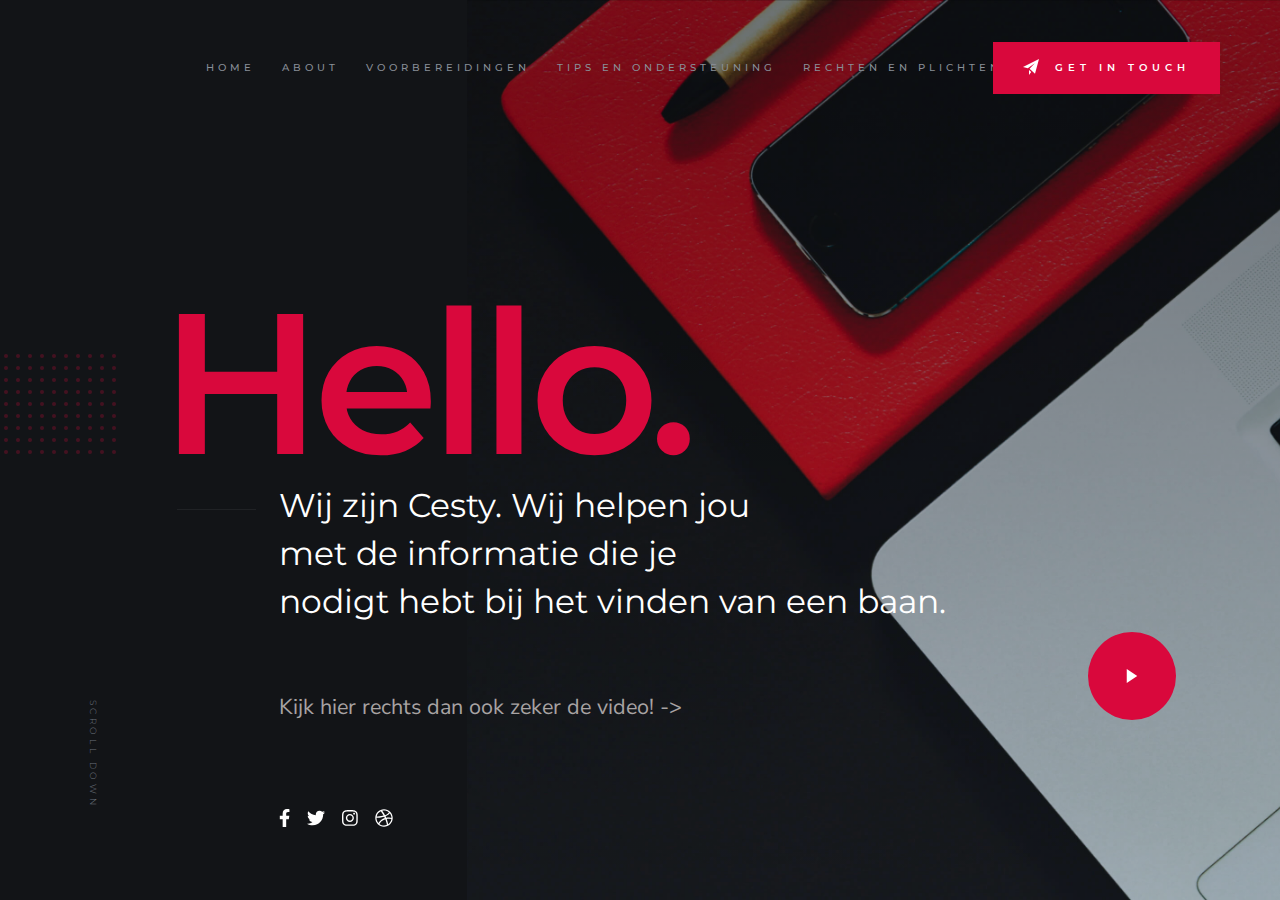
<file: index.html>
<!DOCTYPE html>
<html class="no-js" lang="en">
<head>

    <!--- basic page needs
    ================================================== -->
    <meta charset="utf-8">
    <title>Cesty</title>
    <meta name="description" content="">
    <meta name="author" content="">

    <!-- mobile specific metas
    ================================================== -->
    <meta name="viewport" content="width=device-width, initial-scale=1">

    <!-- CSS
    ================================================== -->
    <link rel="stylesheet" href="css/styles.css">
    <link rel="stylesheet" href="css/vendor.css">

    <!-- script
    ================================================== -->
    <script src="js/modernizr.js"></script>
    <script defer src="js/fontawesome/all.min.js"></script>

    <!-- favicons
    ================================================== -->
    <link rel="apple-touch-icon" sizes="180x180" href="apple-touch-icon.png">
    <link rel="icon" type="image/png" sizes="32x32" href="favicon-32x32.png">
    <link rel="icon" type="image/png" sizes="16x16" href="favicon-16x16.png">
    <link rel="manifest" href="site.webmanifest">

</head>

<body id="top">




    <!-- header
    ================================================== -->
    <header class="s-header">

        <div class="s-header__logo">
            
        </div>

        <div class="s-header__content">
    
            <nav class="s-header__nav-wrap">
                <ul class="s-header__nav">
                    <li><a href="#">Home</a></li>
                    <li><a href="/about.html">About</a></li>
                    <li><a href="/vacature.html">Voorbereidingen</a></li>
                    <li><a href="/tips.html">Tips en
                        ondersteuning</a></li>
                        <li><a href="/rights.html">Rechten en plichten</a></li>
                        <li><a href="/market.html">Arbeidsmarkt</a></li>
                </ul>
            </nav> <!-- end s-header__nav-wrap -->

            <a href="mailto:#0" class="btn btn--primary btn--small">
                <svg xmlns="http://www.w3.org/2000/svg" width="24" height="24" viewBox="0 0 24 24"><path d="M24 0l-6 22-8.129-7.239 7.802-8.234-10.458 7.227-7.215-1.754 24-12zm-15 16.668v7.332l3.258-4.431-3.258-2.901z"/></svg>
                Get In Touch
            </a>

        </div> <!-- end header-content -->

        <a class="s-header__menu-toggle" href="#0"><span>Menu</span></a>

    </header> <!-- end s-header -->


    <!-- hero
    ================================================== -->
    <section id="hero" class="s-hero target-section">

        <div class="s-hero__bg">
            <div class="gradient-overlay"></div>
        </div>

        <div class="row s-hero__content">
            <div class="column">

                <h1>Hello.</h1>
                <div class="s-hero__content-about">

                    <p>
                    Wij zijn Cesty. Wij helpen jou<br> 
                    met de informatie die je <br>
                    nodigt hebt bij het vinden van een baan.
                    </p>
                   
                    <p class="lead grijzesjaak">
                       Kijk hier rechts dan ook zeker de video! ->
                    </p>
    
                    <footer>
                        <div class="s-hero__content-social">
                            <a href="#0"><i class="fab fa-facebook-f" aria-hidden="true"></i></a>
                            <a href="#0"><i class="fab fa-twitter" aria-hidden="true"></i></a>
                            <a href="#0"><i class="fab fa-instagram" aria-hidden="true"></i></a>
                            <a href="#0"><i class="fab fa-dribbble" aria-hidden="true"></i></a>
                        </div>
                    </footer>
                </div>

            </div>
        </div>

        <div class="s-hero__video">
            <a class="s-hero__video-link" href="https://youtu.be/XZhfd8HkAtI" data-lity="">
                <svg xmlns="http://www.w3.org/2000/svg" width="24" height="24" viewBox="0 0 24 24"><path d="M21 12l-18 12v-24z"/></svg>
            </a>
        </div>

        <div class="s-hero__scroll">
            <a href="#about" class="s-hero__scroll-link smoothscroll">
                Scroll Down
            </a>
        </div>

    </section> <!-- end s-hero -->




 


    <!-- Java Script
    ================================================== -->
    <script src="js/jquery-3.2.1.min.js"></script>
    <script src="js/plugins.js"></script>
    <script src="js/main.js"></script>

</body>

</html>
</file>
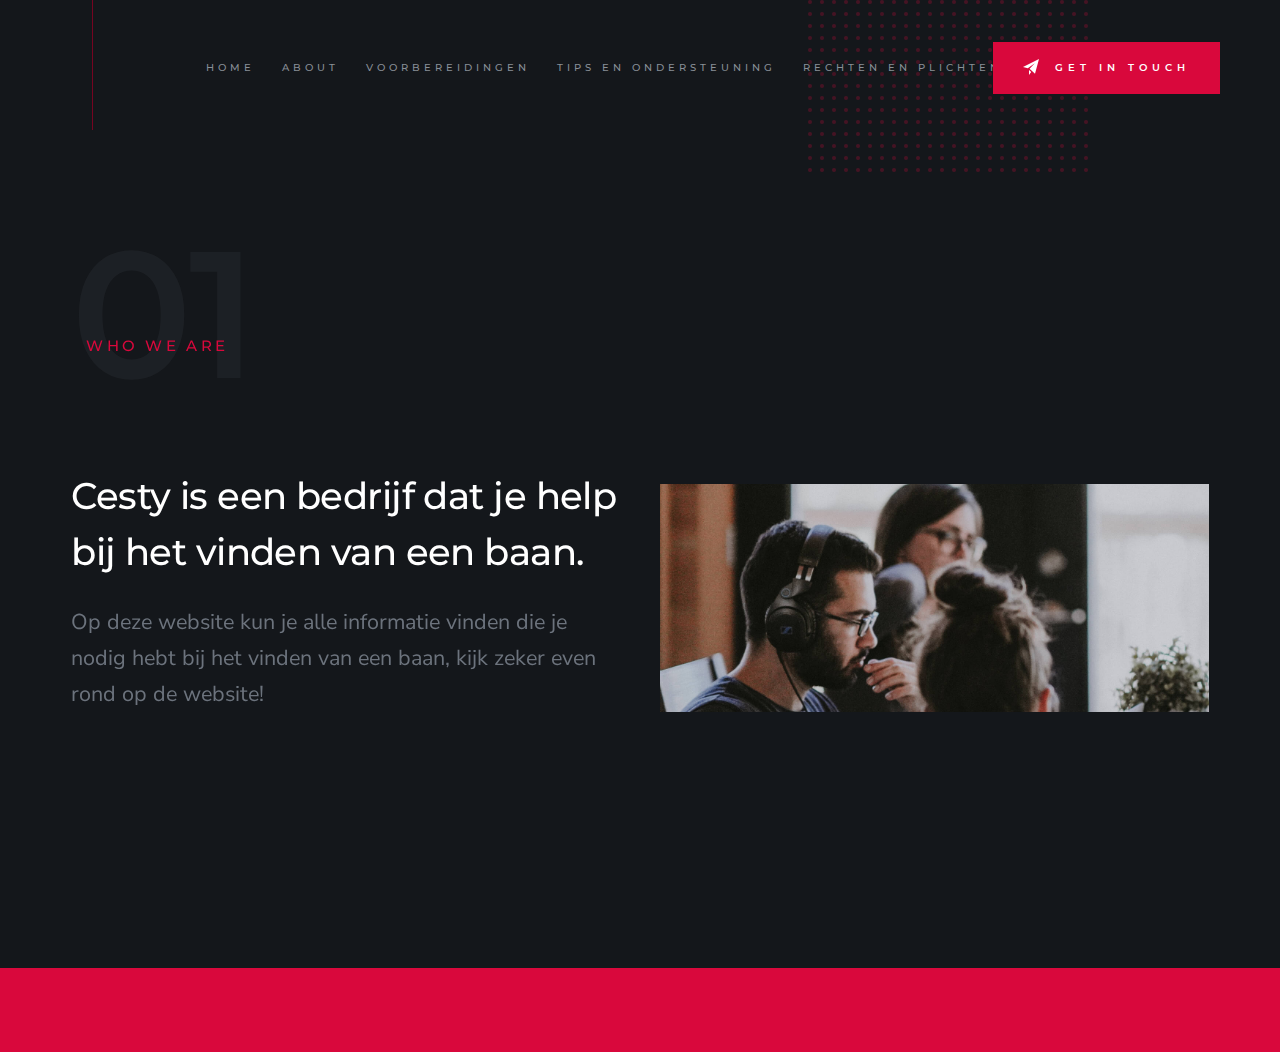
<file: about.html>
<!DOCTYPE html>
<html class="no-js" lang="en">
<head>

    <!--- basic page needs
    ================================================== -->
    <meta charset="utf-8">
    <title>Flare</title>
    <meta name="description" content="">
    <meta name="author" content="">

    <!-- mobile specific metas
    ================================================== -->
    <meta name="viewport" content="width=device-width, initial-scale=1">

    <!-- CSS
    ================================================== -->
    <link rel="stylesheet" href="css/styles.css">
    <link rel="stylesheet" href="css/vendor.css">

    <!-- script
    ================================================== -->
    <script src="js/modernizr.js"></script>
    <script defer src="js/fontawesome/all.min.js"></script>

    <!-- favicons
    ================================================== -->
    <link rel="apple-touch-icon" sizes="180x180" href="apple-touch-icon.png">
    <link rel="icon" type="image/png" sizes="32x32" href="favicon-32x32.png">
    <link rel="icon" type="image/png" sizes="16x16" href="favicon-16x16.png">
    <link rel="manifest" href="site.webmanifest">

</head>

<body id="top">




    <!-- header
    ================================================== -->
    <header class="s-header">

        <div class="s-header__logo">
            
        </div>

        <div class="s-header__content">
    
            <nav class="s-header__nav-wrap">
                <ul class="s-header__nav">
                    <li><a href="/index.html" title="Intro">Home</a></li>
                    <li><a href="#about" title="About">About</a></li>
                    <li><a href="/vacature.html">Voorbereidingen</a></li>
                    <li><a href="/tips.html">Tips en
                        ondersteuning</a></li>
                        <li><a href="/rights.html">Rechten en plichten</a></li>
                        <li><a href="/market.html">Arbeidsmarkt</a></li>
                </ul>
            </nav> <!-- end s-header__nav-wrap -->

            <a href="mailto:#0" class="btn btn--primary btn--small">
                <svg xmlns="http://www.w3.org/2000/svg" width="24" height="24" viewBox="0 0 24 24"><path d="M24 0l-6 22-8.129-7.239 7.802-8.234-10.458 7.227-7.215-1.754 24-12zm-15 16.668v7.332l3.258-4.431-3.258-2.901z"/></svg>
                Get In Touch
            </a>

        </div> <!-- end header-content -->

        <a class="s-header__menu-toggle" href="#0"><span>Menu</span></a>

    </header> <!-- end s-header -->

    <section id="about" class="s-about">

        <div class="horizontal-line"></div>

        <div class="row">
            <div class="column large-12">

                <div class="section-title" data-num="01" data-aos="fade-up">
                    <h3 class="h6">Who We Are</h3>
                </div>

            </div>

            <div class="column large-6 w-900-stack s-about__intro-text">
                <h1 class="display-1" data-aos="fade-up">
                    Cesty is een bedrijf dat je help bij het vinden van een baan.
                </h1>

                <p class="lead" data-aos="fade-up">
                    Op deze website kun je alle informatie vinden die je nodig hebt bij het vinden van een baan, kijk zeker even rond op de website!
                </p>
            </div>

            <div class="column large-6 w-900-stack s-about__photo-block">
                <div class="s-about__photo" data-aos="fade-up"></div>
            </div>
        </div>

        <div class="row block-large-1-2 block-tab-full item-list">
            <div class="column item item-process" data-aos="fade-up">
                <h3 class="item-title"></h3>
                <p>
                
                </p>
            </div>
            <div class="column item item-process" data-aos="fade-up">
                <h3 class="item-title"></h3>
                <p>
               
                </p>
            </div>
            <div class="column item item-process" data-aos="fade-up">
                <h3 class="item-title"></h3>
                <p>
               <br>
                </p>
            </div>
            <div class="column item item-process" data-aos="fade-up">
                <h3 class="item-title"></h3>
                <p>
                    <br>
                </p>
            </div>
        </div>

    </section> <!-- end s-about -->



      <!-- Java Script
    ================================================== -->
    <script src="js/jquery-3.2.1.min.js"></script>
    <script src="js/plugins.js"></script>
    <script src="js/main.js"></script>
    </body>
    
    
  

    </html>
</file>
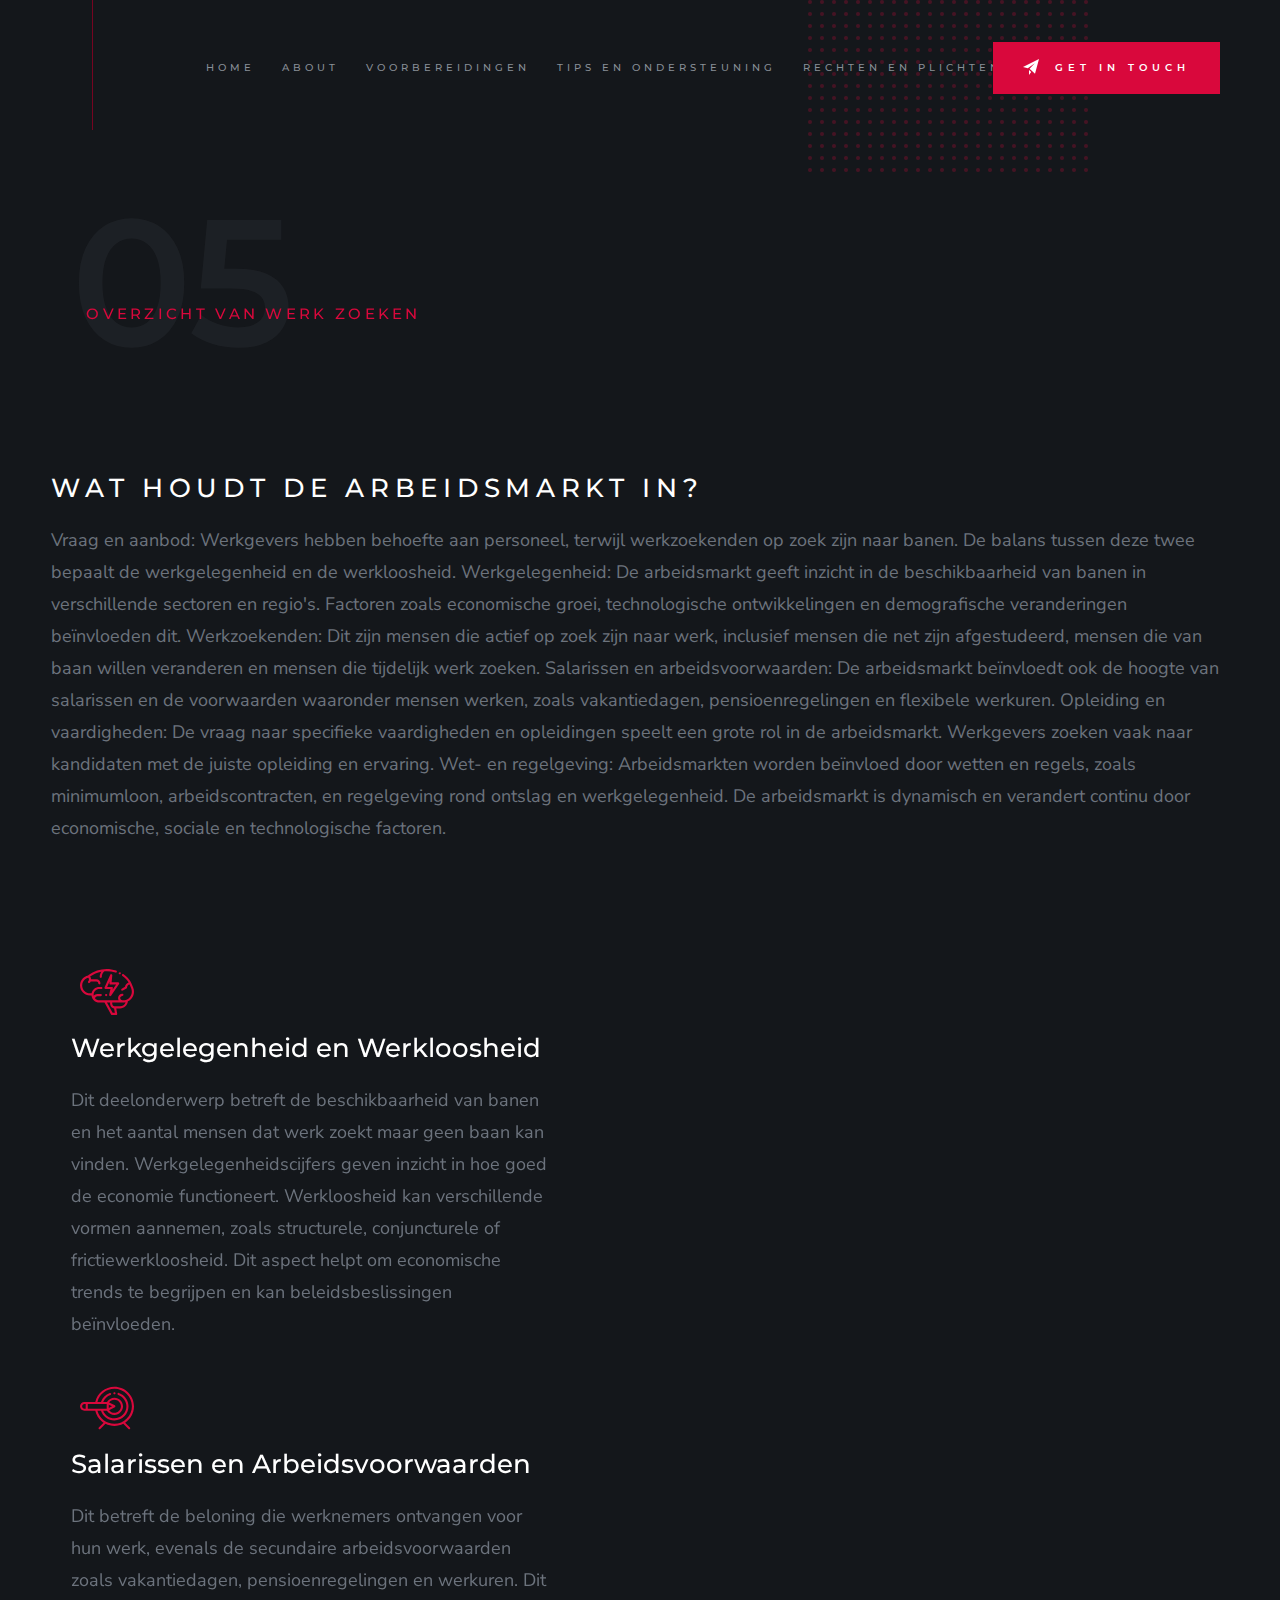
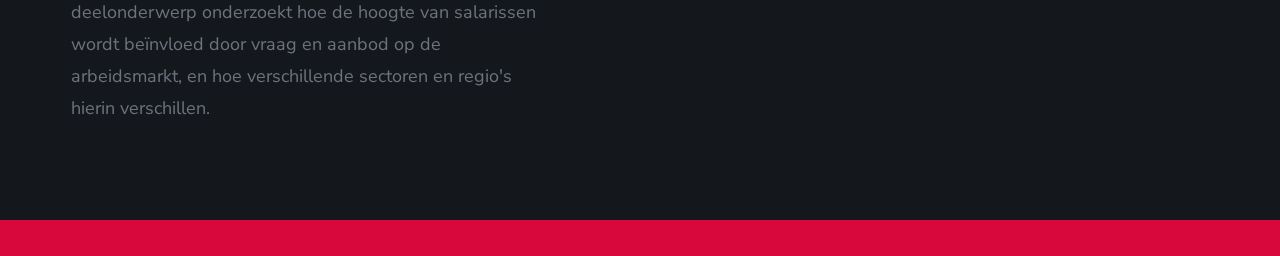
<file: market.html>
<!DOCTYPE html>
<html lang="en">

<head>

    <!--- basic page needs
    ================================================== -->
    <meta charset="utf-8">
    <title>Flare</title>
    <meta name="description" content="">
    <meta name="author" content="">

    <!-- mobile specific metas
    ================================================== -->
    <meta name="viewport" content="width=device-width, initial-scale=1">

    <!-- CSS
    ================================================== -->
    <link rel="stylesheet" href="css/styles.css">
    <link rel="stylesheet" href="css/vendor.css">

    <!-- script
    ================================================== -->
    <script src="js/modernizr.js"></script>
    <script defer src="js/fontawesome/all.min.js"></script>

    <!-- favicons
    ================================================== -->
    <link rel="apple-touch-icon" sizes="180x180" href="apple-touch-icon.png">
    <link rel="icon" type="image/png" sizes="32x32" href="favicon-32x32.png">
    <link rel="icon" type="image/png" sizes="16x16" href="favicon-16x16.png">
    <link rel="manifest" href="site.webmanifest">

</head>





<body id="top">


    <!-- header
        ================================================== -->
    <header class="s-header">

        <div class="s-header__logo">

        </div>

        <div class="s-header__content">

            <nav class="s-header__nav-wrap">
                <ul class="s-header__nav">
                    <li><a href="/index.html">Home</a></li>
                    <li><a href="/about.html">About</a></li>
                    <li><a href="#">Voorbereidingen</a></li>
                    <li><a href="/tips.html">Tips en
                            ondersteuning</a></li>
                    <li><a href="/rights.html">Rechten en plichten</a></li>
                    <li><a href="/market.html">Arbeidsmarkt</a></li>
                </ul>
            </nav> <!-- end s-header__nav-wrap -->

            <a href="mailto:#0" class="btn btn--primary btn--small">
                <svg xmlns="http://www.w3.org/2000/svg" width="24" height="24" viewBox="0 0 24 24">
                    <path
                        d="M24 0l-6 22-8.129-7.239 7.802-8.234-10.458 7.227-7.215-1.754 24-12zm-15 16.668v7.332l3.258-4.431-3.258-2.901z" />
                </svg>
                Get In Touch
            </a>

        </div> <!-- end header-content -->

        <a class="s-header__menu-toggle" href="#0"><span>Menu</span></a>

    </header> <!-- end s-header -->

    <section id="services" class="s-about s-services">
        <div class="horizontal-line"></div>

        <div class="row">
            <div class="column large-12">
                <div class="section-title aos-init aos-animate" data-num="05" data-aos="fade-up">
                    <h3 class="h6">Overzicht van werk zoeken</h3>
                </div>
            </div>

            <div class="">
                <p class="lead aos-init aos-animate" data-aos="fade-up">
                <h3 class="item-title h6">Wat houdt de arbeidsmarkt in?</h3>
                Vraag en aanbod: Werkgevers hebben behoefte aan personeel, terwijl werkzoekenden op zoek zijn naar
                banen. De balans tussen deze twee bepaalt de werkgelegenheid en de werkloosheid.

                Werkgelegenheid: De arbeidsmarkt geeft inzicht in de beschikbaarheid van banen in verschillende sectoren
                en regio's. Factoren zoals economische groei, technologische ontwikkelingen en demografische
                veranderingen beïnvloeden dit.

                Werkzoekenden: Dit zijn mensen die actief op zoek zijn naar werk, inclusief mensen die net zijn
                afgestudeerd, mensen die van baan willen veranderen en mensen die tijdelijk werk zoeken.

                Salarissen en arbeidsvoorwaarden: De arbeidsmarkt beïnvloedt ook de hoogte van salarissen en de
                voorwaarden waaronder mensen werken, zoals vakantiedagen, pensioenregelingen en flexibele werkuren.

                Opleiding en vaardigheden: De vraag naar specifieke vaardigheden en opleidingen speelt een grote rol in
                de arbeidsmarkt. Werkgevers zoeken vaak naar kandidaten met de juiste opleiding en ervaring.

                Wet- en regelgeving: Arbeidsmarkten worden beïnvloed door wetten en regels, zoals minimumloon,
                arbeidscontracten, en regelgeving rond ontslag en werkgelegenheid.

                De arbeidsmarkt is dynamisch en verandert continu door economische, sociale en technologische factoren.
                </p>
            </div>
        </div>

        <div class="row block-large-1-2 block-tab-full s-services__services item-list">
            <div class="column item item-service aos-init aos-animate" data-aos="fade-up">
                <span class="service-icon service-icon--product-design"></span>
                <h3 class="item-title">Werkgelegenheid en Werkloosheid</h3>
                <p>
                    Dit deelonderwerp betreft de beschikbaarheid van banen en het aantal mensen dat werk zoekt maar geen
                    baan kan vinden. Werkgelegenheidscijfers geven inzicht in hoe goed de economie functioneert.
                    Werkloosheid kan verschillende vormen aannemen, zoals structurele, conjuncturele of
                    frictiewerkloosheid. Dit aspect helpt om economische trends te begrijpen en kan beleidsbeslissingen
                    beïnvloeden.
                </p>
            </div>
            <div class="column item item-service aos-init" data-aos="fade-up">
                <span class="service-icon service-icon--ecommerce"></span>
                <h3 class="item-title"> Vaardigheden en Opleiding</h3>
                <p>
                    De vraag naar specifieke vaardigheden en opleidingsniveaus is cruciaal voor de arbeidsmarkt.
                    Werkgevers hebben behoefte aan goed opgeleide en geschoolde werknemers. Dit deelonderwerp omvat
                    thema's zoals de kloof tussen de vaardigheden die werkgevers zoeken en de vaardigheden die
                    werkzoekenden hebben, en hoe onderwijsinstellingen hierop kunnen inspelen.
                </p>
            </div>
            <div class="column item item-service aos-init aos-animate" data-aos="fade-up">
                <span class="service-icon service-icon--branding"></span>
                <h3 class="item-title">Salarissen en Arbeidsvoorwaarden</h3>
                <p>
                    Dit betreft de beloning die werknemers ontvangen voor hun werk, evenals de secundaire
                    arbeidsvoorwaarden zoals vakantiedagen, pensioenregelingen en werkuren. Dit deelonderwerp onderzoekt
                    hoe de hoogte van salarissen wordt beïnvloed door vraag en aanbod op de arbeidsmarkt, en hoe
                    verschillende sectoren en regio's hierin verschillen.
                </p>
            </div>
            <div class="column item item-service aos-init" data-aos="fade-up">
                <span class="service-icon service-icon--research"></span>
                <h3 class="item-title">Dynamiek en Trends</h3>
                <p>
                    De arbeidsmarkt is voortdurend in beweging, beïnvloed door economische, sociale en technologische
                    veranderingen. Dit deelonderwerp kan onderwerpen omvatten zoals de impact van automatisering en
                    digitalisering, de opkomst van flexibele werkvormen zoals freelancing en gig-economie, en
                    demografische trends zoals vergrijzing of migratie.
                </p>
            </div>
         </div>
        </div>


    </section>
    <script src="js/jquery-3.2.1.min.js"></script>
    <script src="js/plugins.js"></script>
    <script src="js/main.js"></script>
</body>


</html>
</file>
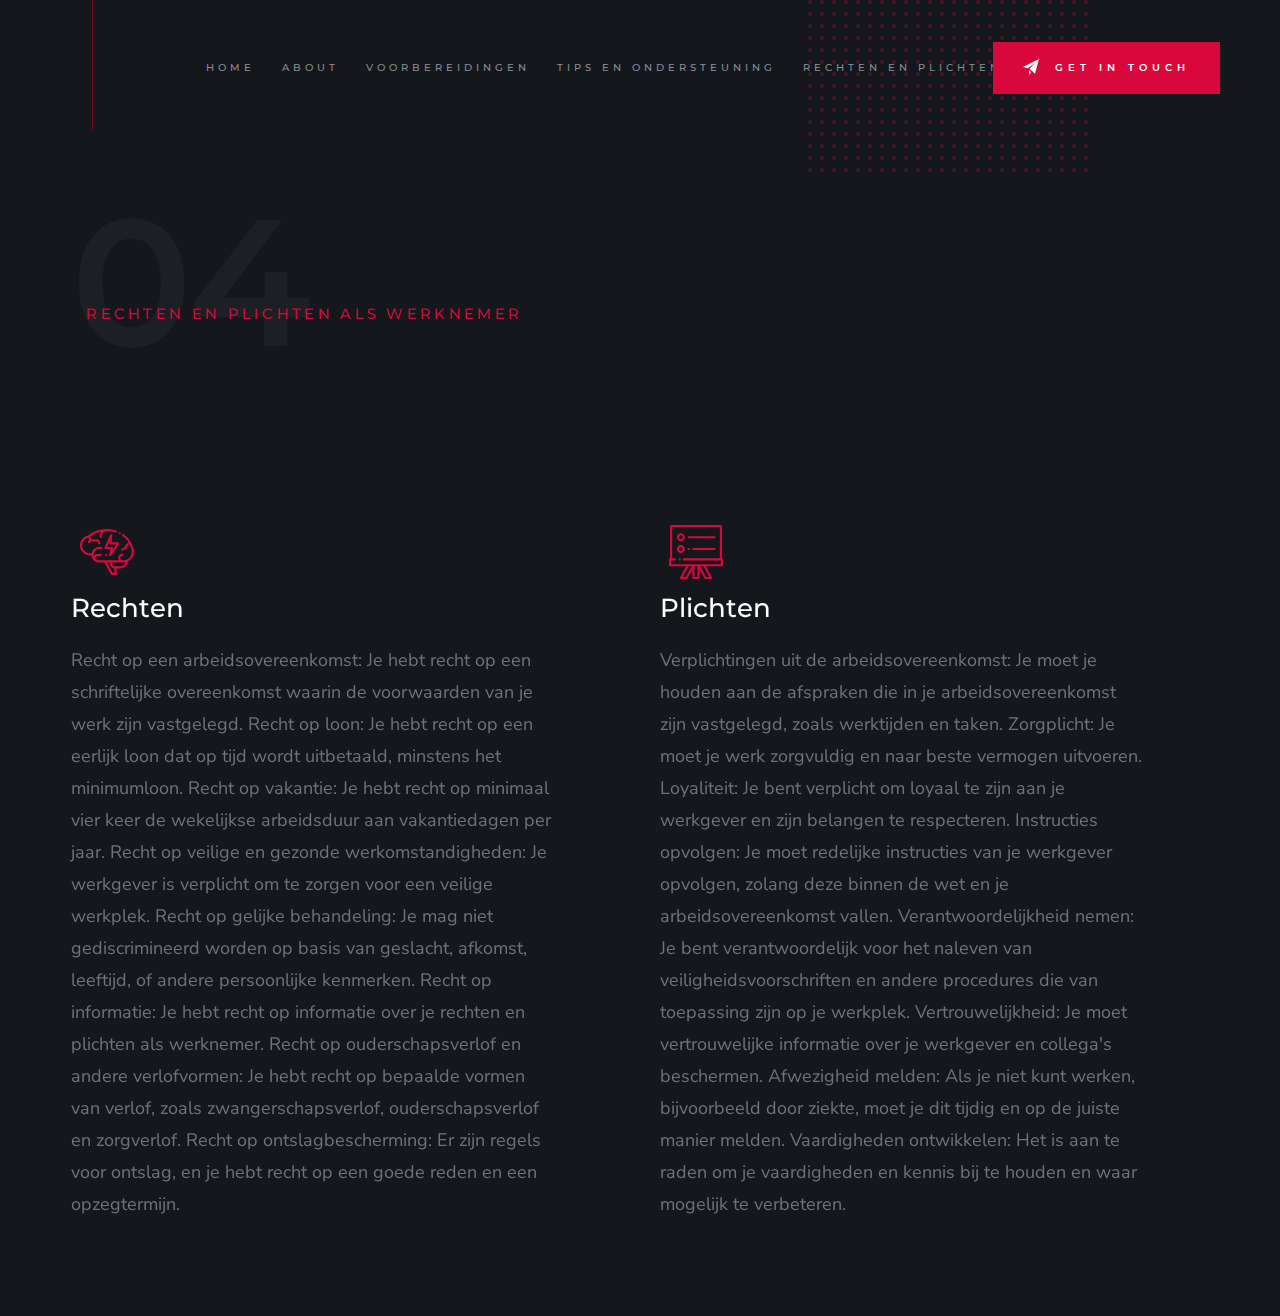
<file: rights.html>
<!DOCTYPE html>
<html lang="en">

<head>

    <!--- basic page needs
    ================================================== -->
    <meta charset="utf-8">
    <title>Flare</title>
    <meta name="description" content="">
    <meta name="author" content="">

    <!-- mobile specific metas
    ================================================== -->
    <meta name="viewport" content="width=device-width, initial-scale=1">

    <!-- CSS
    ================================================== -->
    <link rel="stylesheet" href="css/styles.css">
    <link rel="stylesheet" href="css/vendor.css">

    <!-- script
    ================================================== -->
    <script src="js/modernizr.js"></script>
    <script defer src="js/fontawesome/all.min.js"></script>

    <!-- favicons
    ================================================== -->
    <link rel="apple-touch-icon" sizes="180x180" href="apple-touch-icon.png">
    <link rel="icon" type="image/png" sizes="32x32" href="favicon-32x32.png">
    <link rel="icon" type="image/png" sizes="16x16" href="favicon-16x16.png">
    <link rel="manifest" href="site.webmanifest">

</head>





<body id="top">


    <!-- header
        ================================================== -->
    <header class="s-header">

        <div class="s-header__logo">

        </div>

        <div class="s-header__content">

            <nav class="s-header__nav-wrap">
                <ul class="s-header__nav">
                    <li><a href="/index.html">Home</a></li>
                    <li><a href="/about.html">About</a></li>
                    <li><a href="#">Voorbereidingen</a></li>
                    <li><a href="/tips.html">Tips en
                            ondersteuning</a></li>
                            <li><a href="/rights.html">Rechten en plichten</a></li>
                            <li><a href="/market.html">Arbeidsmarkt</a></li>
                </ul>
            </nav> <!-- end s-header__nav-wrap -->

            <a href="mailto:#0" class="btn btn--primary btn--small">
                <svg xmlns="http://www.w3.org/2000/svg" width="24" height="24" viewBox="0 0 24 24">
                    <path
                        d="M24 0l-6 22-8.129-7.239 7.802-8.234-10.458 7.227-7.215-1.754 24-12zm-15 16.668v7.332l3.258-4.431-3.258-2.901z" />
                </svg>
                Get In Touch
            </a>

        </div> <!-- end header-content -->

        <a class="s-header__menu-toggle" href="#0"><span>Menu</span></a>

    </header> <!-- end s-header -->

    <section id="services" class="s-about s-services">
        <div class="horizontal-line"></div>

        <div class="row">
            <div class="column large-12">
                <div class="section-title aos-init aos-animate" data-num="04" data-aos="fade-up">
                    <h3 class="h6">Rechten en plichten als werknemer</h3>
                </div>
            </div>

        </div>

        <div class="row block-large-1-2 block-tab-full s-services__services item-list">
            <div class="column item item-service aos-init aos-animate" data-aos="fade-up">
                <span class="service-icon service-icon--product-design"></span>
                <h3 class="item-title">Rechten</h3>
                <p>
                    Recht op een arbeidsovereenkomst: Je hebt recht op een schriftelijke overeenkomst waarin de
                    voorwaarden van je werk zijn vastgelegd.

                    Recht op loon: Je hebt recht op een eerlijk loon dat op tijd wordt uitbetaald, minstens het
                    minimumloon.

                    Recht op vakantie: Je hebt recht op minimaal vier keer de wekelijkse arbeidsduur aan vakantiedagen
                    per jaar.

                    Recht op veilige en gezonde werkomstandigheden: Je werkgever is verplicht om te zorgen voor een
                    veilige werkplek.

                    Recht op gelijke behandeling: Je mag niet gediscrimineerd worden op basis van geslacht, afkomst,
                    leeftijd, of andere persoonlijke kenmerken.

                    Recht op informatie: Je hebt recht op informatie over je rechten en plichten als werknemer.

                    Recht op ouderschapsverlof en andere verlofvormen: Je hebt recht op bepaalde vormen van verlof,
                    zoals zwangerschapsverlof, ouderschapsverlof en zorgverlof.

                    Recht op ontslagbescherming: Er zijn regels voor ontslag, en je hebt recht op een goede reden en een
                    opzegtermijn.
                </p>
            </div>


            <div class="column item item-service aos-init" data-aos="fade-up">
                <span class="service-icon service-icon--research"></span>
                <h3 class="item-title">Plichten</h3>
                <p>
                    Verplichtingen uit de arbeidsovereenkomst: Je moet je houden aan de afspraken die in je
                    arbeidsovereenkomst zijn vastgelegd, zoals werktijden en taken.

                    Zorgplicht: Je moet je werk zorgvuldig en naar beste vermogen uitvoeren.

                    Loyaliteit: Je bent verplicht om loyaal te zijn aan je werkgever en zijn belangen te respecteren.

                    Instructies opvolgen: Je moet redelijke instructies van je werkgever opvolgen, zolang deze binnen de
                    wet en je arbeidsovereenkomst vallen.

                    Verantwoordelijkheid nemen: Je bent verantwoordelijk voor het naleven van veiligheidsvoorschriften
                    en andere procedures die van toepassing zijn op je werkplek.

                    Vertrouwelijkheid: Je moet vertrouwelijke informatie over je werkgever en collega's beschermen.

                    Afwezigheid melden: Als je niet kunt werken, bijvoorbeeld door ziekte, moet je dit tijdig en op de
                    juiste manier melden.

                    Vaardigheden ontwikkelen: Het is aan te raden om je vaardigheden en kennis bij te houden en waar
                    mogelijk te verbeteren.
                </p>
            </div>

        </div>
        </div>


    </section>
    <script src="js/jquery-3.2.1.min.js"></script>
    <script src="js/plugins.js"></script>
    <script src="js/main.js"></script>
</body>


</html>
</file>
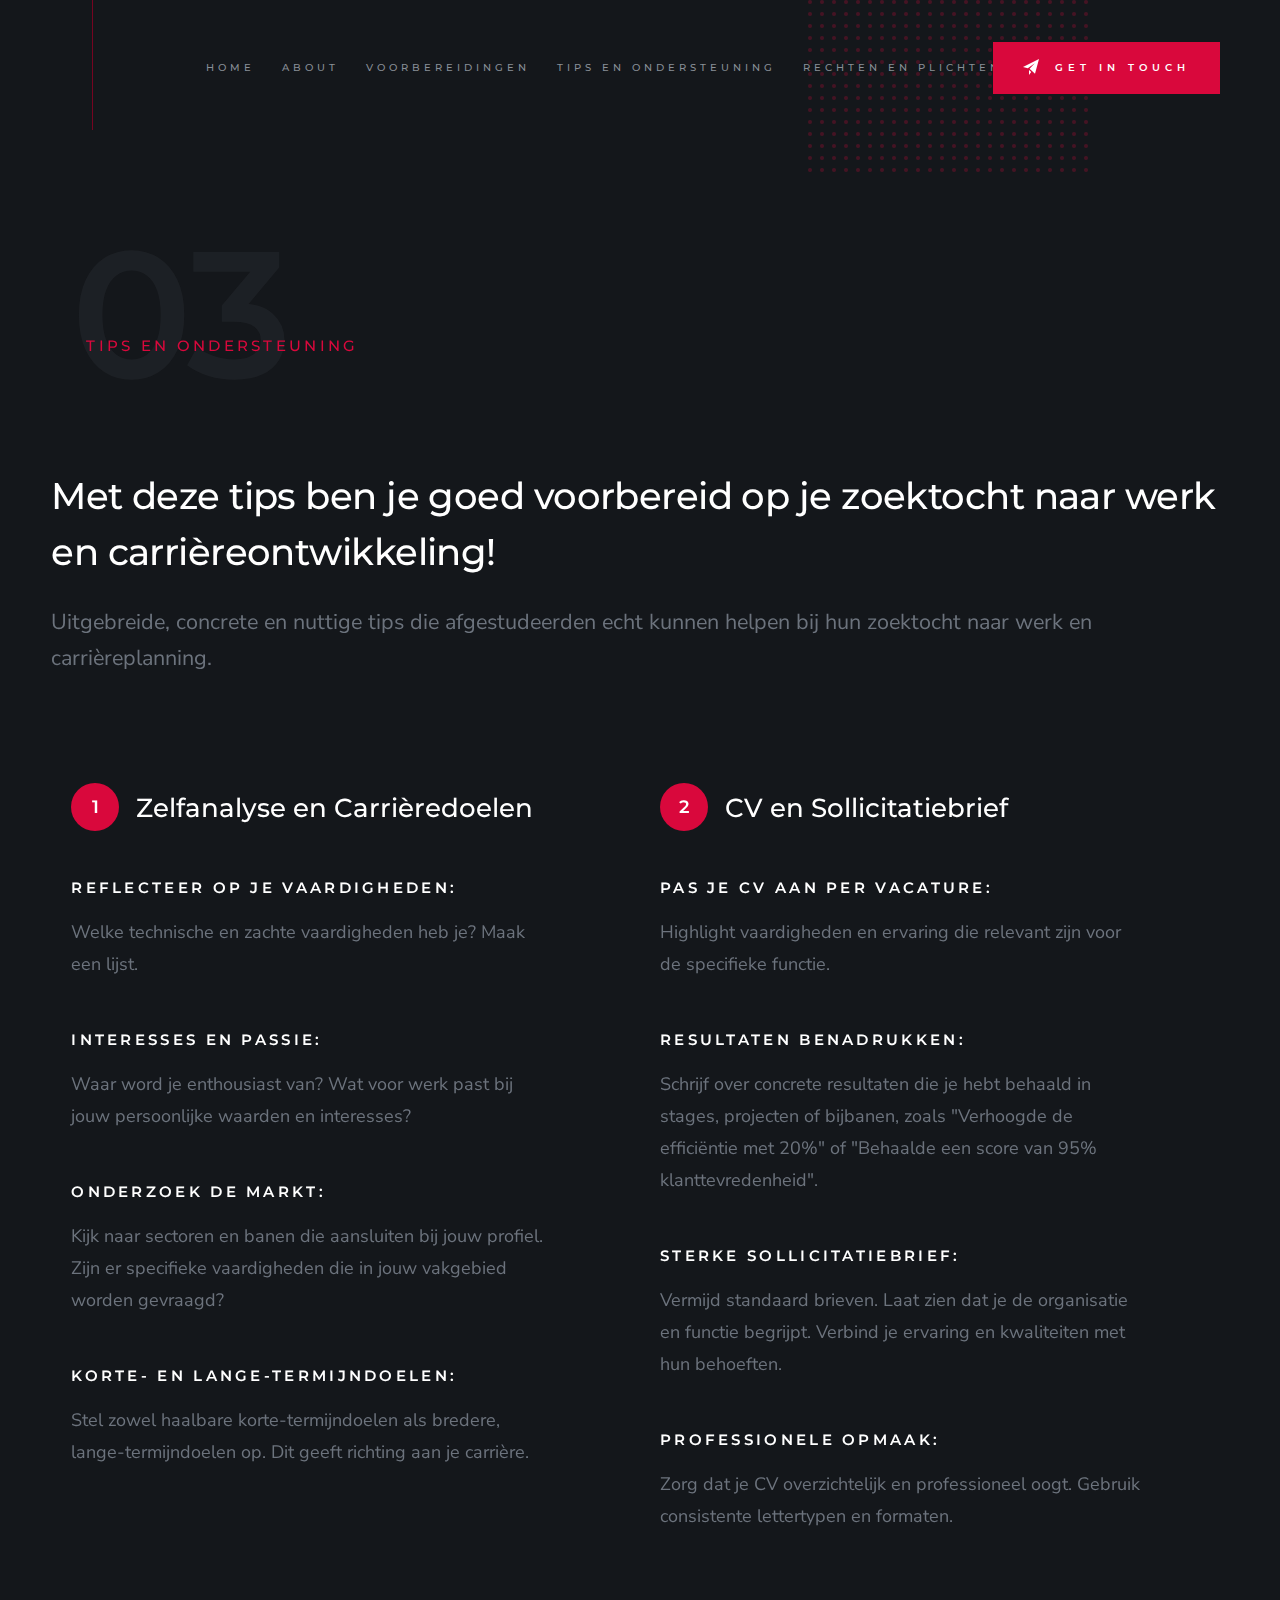
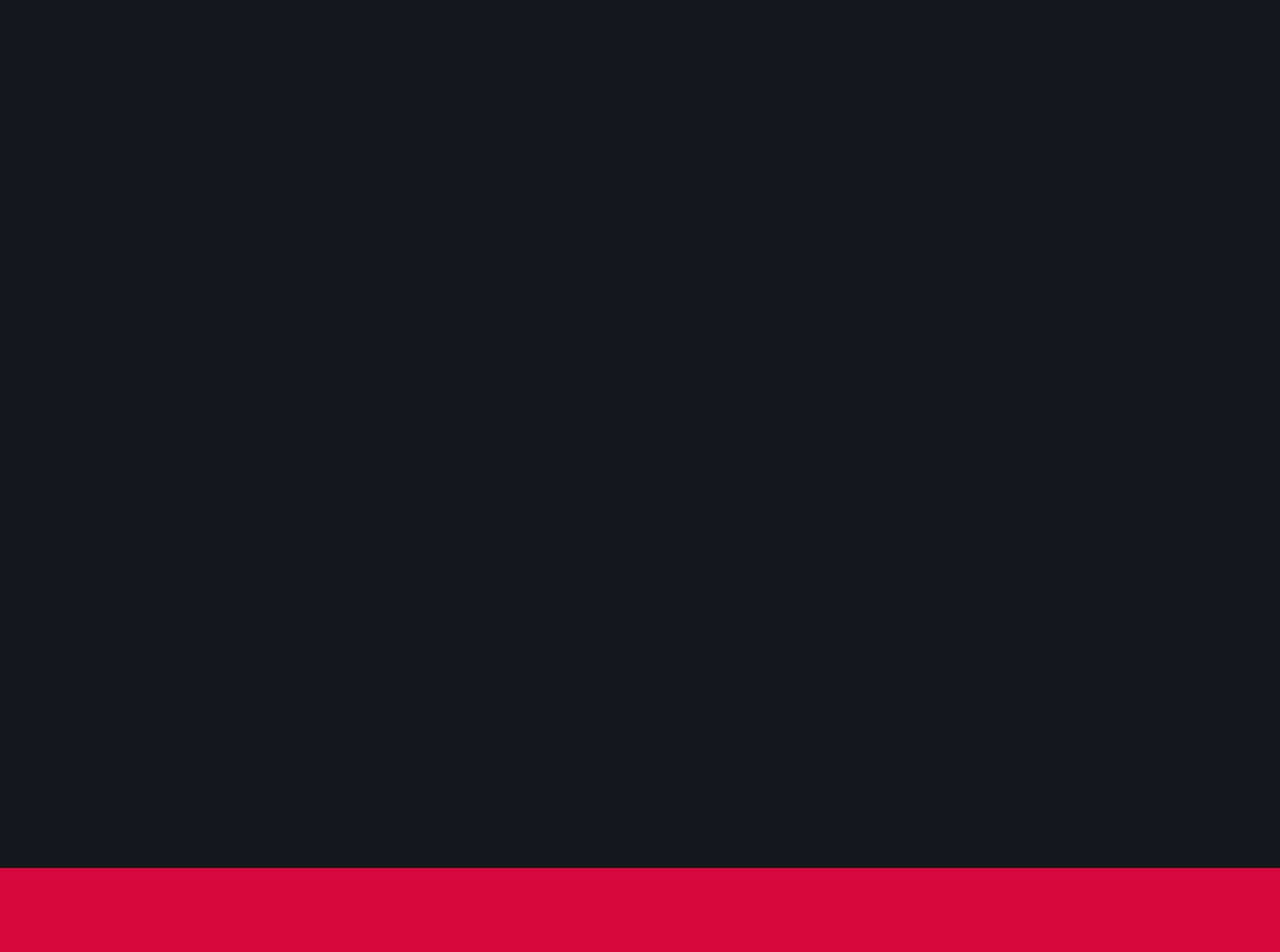
<file: tips.html>
<!DOCTYPE html>
<html class="no-js" lang="en">
<head>

    <!--- basic page needs
    ================================================== -->
    <meta charset="utf-8">
    <title>Flare</title>
    <meta name="description" content="">
    <meta name="author" content="">

    <!-- mobile specific metas
    ================================================== -->
    <meta name="viewport" content="width=device-width, initial-scale=1">

    <!-- CSS
    ================================================== -->
    <link rel="stylesheet" href="css/styles.css">
    <link rel="stylesheet" href="css/vendor.css">

    <!-- script
    ================================================== -->
    <script src="js/modernizr.js"></script>
    <script defer src="js/fontawesome/all.min.js"></script>

    <!-- favicons
    ================================================== -->
    <link rel="apple-touch-icon" sizes="180x180" href="apple-touch-icon.png">
    <link rel="icon" type="image/png" sizes="32x32" href="favicon-32x32.png">
    <link rel="icon" type="image/png" sizes="16x16" href="favicon-16x16.png">
    <link rel="manifest" href="site.webmanifest">

</head>

<body id="top">




    <!-- header
    ================================================== -->
    <header class="s-header">

        <div class="s-header__logo">
            
        </div>

        <div class="s-header__content">
    
            <nav class="s-header__nav-wrap">
                <ul class="s-header__nav">
                    <li><a href="/index.html" title="Intro">Home</a></li>
                    <li><a href="/about.html" title="About">About</a></li>
                    <li><a href="/vacature.html">Voorbereidingen</a></li>
                    <li><a href="#">Tips en
                        ondersteuning</a></li>
                        <li><a href="/rights.html">Rechten en plichten</a></li>
                        <li><a href="/market.html">Arbeidsmarkt</a></li>
                </ul>
            </nav> <!-- end s-header__nav-wrap -->

            <a href="mailto:#0" class="btn btn--primary btn--small">
                <svg xmlns="http://www.w3.org/2000/svg" width="24" height="24" viewBox="0 0 24 24"><path d="M24 0l-6 22-8.129-7.239 7.802-8.234-10.458 7.227-7.215-1.754 24-12zm-15 16.668v7.332l3.258-4.431-3.258-2.901z"/></svg>
                Get In Touch
            </a>

        </div> <!-- end header-content -->

        <a class="s-header__menu-toggle" href="#0"><span>Menu</span></a>

    </header> <!-- end s-header -->

    <section id="about" class="s-about">

        <div class="horizontal-line"></div>

        <div class="row">
            <div class="column large-12">

                <div class="section-title" data-num="03" data-aos="fade-up">
                    <h3 class="h6">Tips en ondersteuning</h3>
                </div>

            </div>

            <div>
                <h1 class="display-1" data-aos="fade-up">
                    Met deze tips ben je goed voorbereid op je zoektocht naar werk en carrièreontwikkeling!
                </h1>

                <p class="lead" data-aos="fade-up">
                    Uitgebreide, concrete en nuttige tips die afgestudeerden echt kunnen helpen bij hun zoektocht naar werk en carrièreplanning.
                </p>
            </div>

        
        </div>

        <div class="row block-large-1-2 block-tab-full s-about__process item-list">
            <div class="column item item-process" data-aos="fade-up">
                <h3 class="item-title">Zelfanalyse en Carrièredoelen</h3>
                <h6>Reflecteer op je vaardigheden:</h6> 
                <p>Welke technische en zachte vaardigheden heb je? Maak een lijst.</p>
                <h6>Interesses en passie:</h6> 
                <p>Waar word je enthousiast van? Wat voor werk past bij jouw persoonlijke waarden en interesses?</p>
                <h6>Onderzoek de markt:</h6> 
                <p>Kijk naar sectoren en banen die aansluiten bij jouw profiel. Zijn er specifieke vaardigheden die in jouw vakgebied worden gevraagd?</p>
                <h6>Korte- en lange-termijndoelen:</h6> 
                <p>Stel zowel haalbare korte-termijndoelen als bredere, lange-termijndoelen op. Dit geeft richting aan je carrière.</p>
            </div>
            <div class="column item item-process" data-aos="fade-up">
                <h3 class="item-title">CV en Sollicitatiebrief</h3>
                <h6>Pas je CV aan per vacature:</h6> 
                <p>Highlight vaardigheden en ervaring die relevant zijn voor de specifieke functie.</p>
                <h6>Resultaten benadrukken:</h6> 
                <p>Schrijf over concrete resultaten die je hebt behaald in stages, projecten of bijbanen, zoals "Verhoogde de efficiëntie met 20%" of "Behaalde een score van 95% klanttevredenheid".</p>
                <h6>Sterke sollicitatiebrief:</h6> 
                <p>Vermijd standaard brieven. Laat zien dat je de organisatie en functie begrijpt. Verbind je ervaring en kwaliteiten met hun behoeften.</p>
                <h6>Professionele opmaak:</h6> 
                <p>Zorg dat je CV overzichtelijk en professioneel oogt. Gebruik consistente lettertypen en formaten.</p>
                
                <br>
                <br>
            </div>
            
            <div class="column item item-process" data-aos="fade-up">
                <h3 class="item-title">Netwerken en Online Profiel</h3>
                <h6>Gebruik LinkedIn:</h6> 
                <p>Maak een professioneel LinkedIn-profiel en blijf actief. Volg bedrijven en professionals in je vakgebied, deel artikelen, en reageer op berichten. Dit zorgt er voor dat bedrijven jou hierop gaan benaderen.</p>
                <h6>Werk aan je netwerk:</h6> 
                <p>Ga naar carrièrebeurzen, netwerkbijeenkomsten en alumni-evenementen. Maak persoonlijke connecties.</p>
                <h6>Informatieve interviews:</h6> 
                <p>Benader professionals voor een kop koffie of een informatief gesprek om meer te weten te komen over hun carrière en de industrie.</p>
                <h6>Vraag om aanbevelingen:</h6> 
                <p>Vraag je vorige stagebegeleiders, professoren of werkgevers om aanbevelingen op je LinkedIn-profiel of bij sollicitaties.</p>
            </div>
            <div class="column item item-process" data-aos="fade-up">
                <h3 class="item-title">Voorbereiding op Sollicitatie</h3>
                <h6>Oefen STAR-methode:</h6> 
                <p>Bereid antwoorden voor op gedragsvragen met de STAR-methode (Situatie, Taak, Actie, Resultaat). Dit helpt je om structuur te geven aan je antwoorden.</p>
                <h6>Onderzoek het bedrijf:</h6> 
                <p>Weet waar het bedrijf voor staat, hun missie, recente ontwikkelingen en wie hun concurrenten zijn.</p>
                <h6>Stel slimme vragen:</h6> 
                <p>Bereid een lijst voor met vragen over de functie, het team, of de bedrijfscultuur. Dit laat zien dat je geïnteresseerd bent.</p>
                <h6>Oefen sollicitatiegesprekken:</h6> 
                <p>Vraag vrienden of familie om je te helpen met het oefenen van een sollicitatiegesprek. Let op lichaamstaal en spreekvaardigheid.</p>
            </div>
        </div>

    </section> <!-- end s-about -->










    

      <!-- Java Script
    ================================================== -->
    <script src="js/jquery-3.2.1.min.js"></script>
    <script src="js/plugins.js"></script>
    <script src="js/main.js"></script>
    </body>
    
    
  

    </html>
</file>
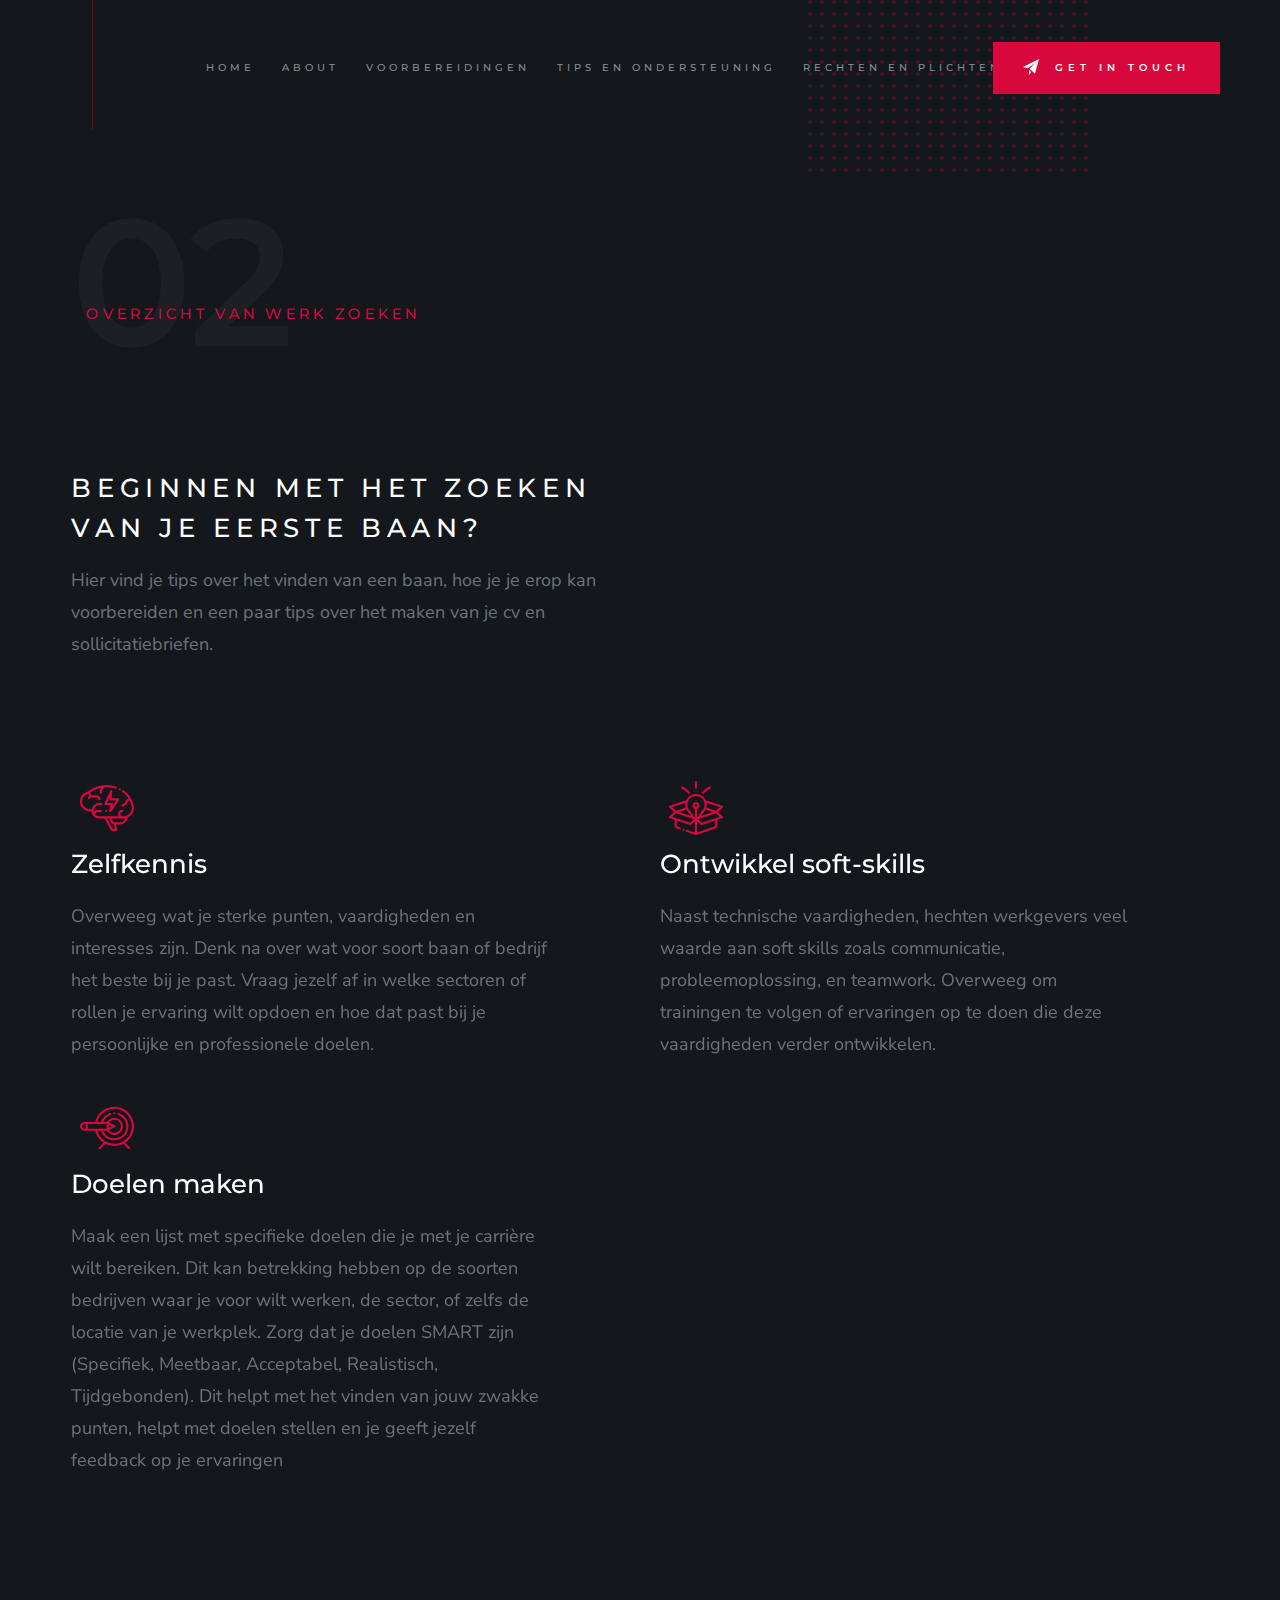
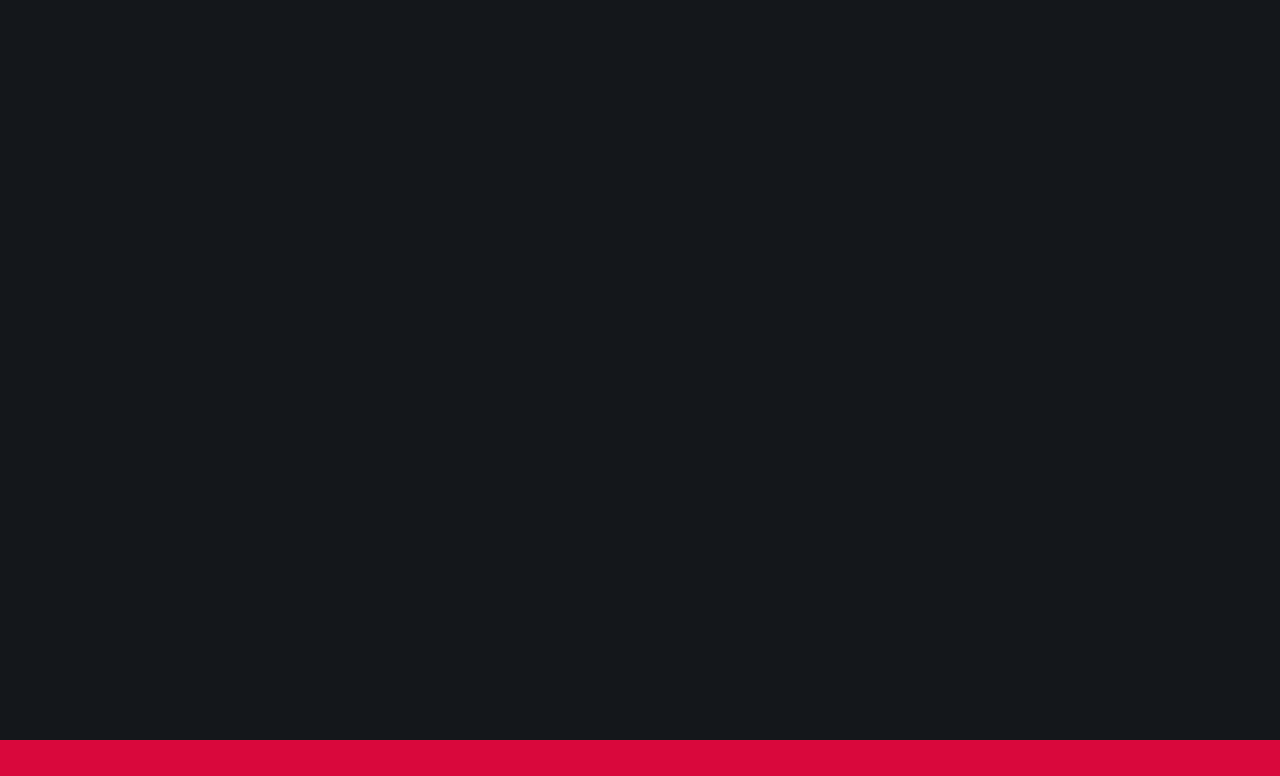
<file: vacature.html>
<!DOCTYPE html>
<html lang="en">

<head>

    <!--- basic page needs
    ================================================== -->
    <meta charset="utf-8">
    <title>Flare</title>
    <meta name="description" content="">
    <meta name="author" content="">

    <!-- mobile specific metas
    ================================================== -->
    <meta name="viewport" content="width=device-width, initial-scale=1">

    <!-- CSS
    ================================================== -->
    <link rel="stylesheet" href="css/styles.css">
    <link rel="stylesheet" href="css/vendor.css">

    <!-- script
    ================================================== -->
    <script src="js/modernizr.js"></script>
    <script defer src="js/fontawesome/all.min.js"></script>

    <!-- favicons
    ================================================== -->
    <link rel="apple-touch-icon" sizes="180x180" href="apple-touch-icon.png">
    <link rel="icon" type="image/png" sizes="32x32" href="favicon-32x32.png">
    <link rel="icon" type="image/png" sizes="16x16" href="favicon-16x16.png">
    <link rel="manifest" href="site.webmanifest">

</head>





<body id="top">


    <!-- header
        ================================================== -->
    <header class="s-header">

        <div class="s-header__logo">

        </div>

        <div class="s-header__content">

            <nav class="s-header__nav-wrap">
                <ul class="s-header__nav">
                    <li><a href="/index.html">Home</a></li>
                    <li><a href="/about.html">About</a></li>
                    <li><a href="#">Voorbereidingen</a></li>
                    <li><a href="/tips.html">Tips en
                            ondersteuning</a></li>
                    <li><a href="/rights.html">Rechten en plichten</a></li>
                    <li><a href="/market.html">Arbeidsmarkt</a></li>
                </ul>
            </nav> <!-- end s-header__nav-wrap -->

            <a href="mailto:#0" class="btn btn--primary btn--small">
                <svg xmlns="http://www.w3.org/2000/svg" width="24" height="24" viewBox="0 0 24 24">
                    <path
                        d="M24 0l-6 22-8.129-7.239 7.802-8.234-10.458 7.227-7.215-1.754 24-12zm-15 16.668v7.332l3.258-4.431-3.258-2.901z" />
                </svg>
                Get In Touch
            </a>

        </div> <!-- end header-content -->

        <a class="s-header__menu-toggle" href="#0"><span>Menu</span></a>

    </header> <!-- end s-header -->

    <section id="services" class="s-about s-services">
        <div class="horizontal-line"></div>

        <div class="row">
            <div class="column large-12">
                <div class="section-title aos-init aos-animate" data-num="02" data-aos="fade-up">
                    <h3 class="h6">Overzicht van werk zoeken</h3>
                </div>
            </div>

            <div class="column large-6 w-900-stack">
                <p class="lead aos-init aos-animate" data-aos="fade-up">
                <h3 class="item-title h6">beginnen met het zoeken van je eerste baan?</h3>
                Hier vind je tips over het vinden van een baan, hoe je je erop kan voorbereiden en
                een paar tips over het maken van je cv en sollicitatiebriefen.
                </p>
            </div>
        </div>

        <div class="row block-large-1-2 block-tab-full s-services__services item-list">
            <div class="column item item-service aos-init aos-animate" data-aos="fade-up">
                <span class="service-icon service-icon--product-design"></span>
                <h3 class="item-title">Zelfkennis</h3>
                <p>
                    Overweeg wat je sterke punten, vaardigheden en interesses zijn. Denk na over wat voor
                    soort baan of bedrijf het beste bij je past. Vraag jezelf af in welke sectoren of rollen
                    je ervaring wilt opdoen en hoe dat past bij je persoonlijke en professionele doelen.
                </p>
            </div>
            <div class="column item item-service aos-init" data-aos="fade-up">
                <span class="service-icon service-icon--ecommerce"></span>
                <h3 class="item-title">Ontwikkel soft-skills</h3>
                <p>
                    Naast technische vaardigheden, hechten werkgevers veel waarde aan soft skills zoals communicatie,
                    probleemoplossing, en teamwork. Overweeg om trainingen te volgen of ervaringen op te doen die deze
                    vaardigheden verder ontwikkelen.
                </p>
            </div>
            <div class="column item item-service aos-init aos-animate" data-aos="fade-up">
                <span class="service-icon service-icon--branding"></span>
                <h3 class="item-title">Doelen maken</h3>
                <p>
                    Maak een lijst met specifieke doelen die je met je carrière wilt bereiken. Dit kan betrekking hebben
                    op de soorten bedrijven waar je voor wilt werken, de sector, of zelfs de locatie van je werkplek.
                    Zorg dat je doelen SMART zijn (Specifiek, Meetbaar, Acceptabel, Realistisch, Tijdgebonden). Dit
                    helpt met
                    het vinden van jouw zwakke punten, helpt met doelen stellen en je geeft jezelf feedback op je
                    ervaringen
                </p>
            </div>
            <div class="column item item-service aos-init" data-aos="fade-up">
                <span class="service-icon service-icon--research"></span>
                <h3 class="item-title">Manieren om werk te vinden</h3>
                <p>
                    Werk kan je vinden op verschillende manieren, hier staan er een paar: <br>
                    vacature sites: (indeed, nationale vacaturebank, werkzoeken.nl) Hierop kan je makkelijk filteren
                    waar je wil werken, hoelang en wat je wilt verdienen. Meestal sturen dit soort sites je ook door
                    naar de website van de werkgever zodat je nog meer informatie kan krijgen over hun bedrijf. <br>
                    Netwerken: het kan zijn dat je iemand kent die een baan heeft en je vraagt om bij het bedrijf te
                    werken waar hij ook werkt, je kan dan direct een sollicitatiegesprek aanvragen met de werkgever.
                    <br>
                    Uitzendbureaus: een uitzendbureau bemiddelt tussen mensen die werk zoeken en organisaties die
                    personeel nodig hebben.
                    Zij sturen jou naar bedrijfen toe die hulp nodig hebben.
                </p>
            </div>
            <div class="column item item-service aos-init" data-aos="fade-up">
                <span class="service-icon service-icon--illustration"></span>
                <h3 class="item-title">Sollicitatiebrief</h3>
                <p>
                    Er zijn een aantal punten waarop je moet letten tijdens het maken van je sollicitatiebrief, onder
                    andere:
                    natuurlijk is het belangrijk om je brief professioneel te schrijfen/typen. Houd je taal formeel,
                    beleefd, en professioneel. Noem vooral je sterke punten op in de brief.
                    Benoem vaardigheden, ervaring en prestaties die direct relevant zijn voor de functie en als je ze
                    hebt ook voorbeelden op waneer je ze hebt toegepast.
                </p>
            </div>
            <div class="column item item-service aos-init" data-aos="fade-up">
                <span class="service-icon service-icon--frontend"></span>
                <h3 class="item-title">Je CV</h3>
                <p>
                    Je cv is vaak de eerste indruk die een potentiële werkgever van je krijgt. Het is belangrijk dat je
                    cv opvalt en professioneel overkomt.
                    De essentiële onderdelen van je cv zijn: (contact)gegevens,: voornaam, achternaam, mail,
                    telefoonnummer en misschien Linkdin profiel. Ook is
                    Hier belangrijk om je werkerkervaring erin te zetten. Waar je hebt gewerkt en hoelang is ook zeer
                    belangrijk. De opleidingen die je hebt gedaan
                    komen ook in je CV te staan denk hierbij vooral aan van wanneer tot wanneer je de opleiding hebt
                    gedaan, welk niveau de opleiding was en of je je
                    diploma hebt gehaald.
                </p>
            </div>

        </div>
        </div>


    </section>
    <script src="js/jquery-3.2.1.min.js"></script>
    <script src="js/plugins.js"></script>
    <script src="js/main.js"></script>
</body>


</html>
</file>
<file: css/styles.css>
/* =================================================================== 
 * Flare Main Stylesheet
 * Template Ver. 1.0.0
 * 03-19-2020
 * ------------------------------------------------------------------
 *
 * TOC:
 * # settings and variables
 *      ## fonts
 *      ## colors
 *      ## vertical spacing and typescale
 *      ## grid variables
 * # normalize
 * # basic/base setup styles
 *      ## media
 *      ## typography resets
 *      ## links
 *      ## inputs
 * # Grid v3.0.0
 *      ## medium screen devices
 *      ## tablets
 *      ## mobile devices
 *      ## small mobile devices <= 400px
 * # block grids
 *      ## block grids - medium screen devices
 *      ## block grids - tablets
 *      ## block grids - mobile devices
 *      ## block grids - small mobile devices <= 400px
 * # MISC
 * # custom grid, block grid STACK breakpoints 
 * # base style overrides
 *      ## links
 * # typography & general theme styles
 *      ## lists
 *      ## responsive video container
 *      ## floated image
 *      ## tables
 *      ## spacing
 * # preloader
 * # forms 
 *      ## style placeholder text
 *      ## change autocomplete styles in Chrome
 * # buttons
 * # additional components
 *      ## additional typo styles
 *      ## skillbars
 *      ## alert box
 * # common and reusable styles
 *      ## item list 
 *      ## slick slider 
 * # site header
 *      ## header logo
 *      ## main navigation
 *      ## mobile menu toggle
 *      ## header contact button
 * # hero
 *      ## hero content
 *      ## hero video
 *      ## hero scroll
 *      ## animate intro content
 *      ## animations
 * # about
 *      ## about photo
 *      ## about process
 * # services
 * # portfolio
 *      ## portfolio list
 * # clients
 *      ## clients slider
 *      ## testimonials
 * # contact
 * # footer
 *      ## footer block
 *      ## footer list
 *      ## copyright
 *      ## go top
 *
 * ------------------------------------------------------------------ */



/* ===================================================================
 * # settings and variables
 *
 * ------------------------------------------------------------------- */

/* ------------------------------------------------------------------- 
 * ## fonts
 * ------------------------------------------------------------------- */

@import url("https://fonts.googleapis.com/css?family=Montserrat:300,300i,400,400i,500,500i,600,600i,700,700i|Nunito+Sans:300,300i,400,400i,600,600i,700,700i&display=swap");

:root {
    --font-1: "Nunito Sans", sans-serif;
    --font-2: "Montserrat", sans-serif;

    /* monospace
     */
    --font-mono: Consolas, "Andale Mono", Courier, "Courier New", monospace;
}


/* ------------------------------------------------------------------- 
 * ## colors
 * ------------------------------------------------------------------- */
:root {

    /* color-1(#d9083c)
     * color-2(#eb5e55)
     * color-3(#f2d0a4)
     */
    --color-1: hsla(345, 93%, 44%, 1);
    --color-2: hsla(4, 79%, 63%, 1);
    --color-3: hsla(34, 75%, 80%, 1);

    /* theme color variations
     */
    --color-1-lighter: hsla(345, 93%, 64%, 1);
    --color-1-light  : hsla(345, 93%, 54%, 1);
    --color-1-dark   : hsla(345, 93%, 34%, 1);
    --color-1-darker : hsla(345, 93%, 24%, 1);
    --color-2-lighter: hsla(4, 79%, 83%, 1);
    --color-2-light  : hsla(4, 79%, 73%, 1);
    --color-2-dark   : hsla(4, 79%, 53%, 1);
    --color-2-darker : hsla(4, 79%, 43%, 1);

    /* feedback colors
     * color-error(#ffd1d2), color-success(#c8e675), 
     * color-info(#d7ecfb), color-notice(#fff099)
     */
    --color-error          : hsla(359, 100%, 91%, 1);
    --color-success        : hsla(76, 69%, 68%, 1);
    --color-info           : hsla(205, 82%, 91%, 1);
    --color-notice         : hsla(51, 100%, 80%, 1);
    --color-error-content  : hsla(359, 50%, 50%, 1);
    --color-success-content: hsla(76, 29%, 28%, 1);
    --color-info-content   : hsla(205, 32%, 31%, 1);
    --color-notice-content : hsla(51, 30%, 30%, 1);

    /* shades 
     * generated using 
     * Tint & Shade Generator 
     * (https://maketintsandshades.com/)
     */
    --color-black  : #000000;
    --color-gray-19: #0b0b0c;
    --color-gray-18: #161719;
    --color-gray-17: #202225;
    --color-gray-16: #2b2e32;
    --color-gray-15: #363a3f;
    --color-gray-14: #41454b;
    --color-gray-13: #4c5158;
    --color-gray-12: #565c64;
    --color-gray-11: #616871;
    --color-gray-10: #6c737d;
    --color-gray-9 : #7b818a;
    --color-gray-8 : #898f97;
    --color-gray-7 : #989da4;
    --color-gray-6 : #a7abb1;
    --color-gray-5 : #b6b9be;
    --color-gray-4 : #c4c7cb;
    --color-gray-3 : #d3d5d8;
    --color-gray-2 : #e2e3e5;
    --color-gray-1 : #f0f1f2;
    --color-white  : #ffffff;

    /* text
     */
    --color-text       : var(--color-gray-10);
    --color-text-dark  : var(--color-white);
    --color-text-light : var(--color-gray-12);
    --color-placeholder: var(--color-gray-11);

    /* buttons
     */
    --color-btn                   : var(--color-gray-15);
    --color-btn-text              : var(--color-white);
    --color-btn-hover             : var(--color-white);
    --color-btn-hover-text        : var(--color-black);
    --color-btn-primary           : var(--color-1);
    --color-btn-primary-text      : var(--color-white);
    --color-btn-primary-hover     : var(--color-white);
    --color-btn-primary-hover-text: var(--color-black);
    --color-btn-stroke            : var(--color-white);
    --color-btn-stroke-text       : var(--color-white);
    --color-btn-stroke-hover      : var(--color-white);
    --color-btn-stroke-hover-text : var(--color-black);

    /* others
     */
    --color-body  : var(--color-1);
    --color-bg    : #14171B;
    --color-border: var(--color-gray-17);
}


/* ------------------------------------------------------------------- 
 * ## vertical spacing and typescale
 * ------------------------------------------------------------------- */
:root {

    /* spacing
     * base font size: 18px 
     * vertical space unit : 32px
     */
    --base-size     : 62.5%;
    --base-font-size: 1.8rem;
    --space         : 3.2rem;

    /* vertical spacing 
     */
    --vspace-0_25: calc(0.25 * var(--space));
    --vspace-0_5 : calc(0.5 * var(--space));
    --vspace-0_75: calc(0.75 * var(--space));
    --vspace-1   : calc(var(--space));
    --vspace-1_25: calc(1.25 * var(--space));
    --vspace-1_5 : calc(1.5 * var(--space));
    --vspace-1_75: calc(1.75 * var(--space));
    --vspace-2   : calc(2 * var(--space));
    --vspace-2_5 : calc(2.5 * var(--space));
    --vspace-3   : calc(3 * var(--space));
    --vspace-3_5 : calc(3.5 * var(--space));
    --vspace-4   : calc(4 * var(--space));

    /* type scale
     * ratio 1:2 | base: 18px
     * -------------------------------------------------------
     *
     * --text-display-3 = (77.40px)
     * --text-display-2 = (64.50px)
     * --text-display-1 = (53.75px)
     * --text-xxxl      = (44.79px)
     * --text-xxl       = (37.32px)
     * --text-xl        = (31.10px)
     * --text-lg        = (25.92px)
     * --text-md        = (21.60px)
     * --text-size      = (18.00px) BASE
     * --text-sm        = (15.00px)
     * --text-xs        = (12.50px)
     *
     * -------------------------------------------------------
     */
    --text-scale-ratio: 1.2;
    --text-size       : var(--base-font-size);
    --text-xs         : calc((var(--text-size) / var(--text-scale-ratio)) / var(--text-scale-ratio));
    --text-sm         : calc(var(--text-xs) * var(--text-scale-ratio));
    --text-md         : calc(var(--text-sm) * var(--text-scale-ratio) * var(--text-scale-ratio));
    --text-lg         : calc(var(--text-md) * var(--text-scale-ratio));
    --text-xl         : calc(var(--text-lg) * var(--text-scale-ratio));
    --text-xxl        : calc(var(--text-xl) * var(--text-scale-ratio));
    --text-xxxl       : calc(var(--text-xxl) * var(--text-scale-ratio));
    --text-display-1  : calc(var(--text-xxxl) * var(--text-scale-ratio));
    --text-display-2  : calc(var(--text-display-1) * var(--text-scale-ratio));
    --text-display-3  : calc(var(--text-display-2) * var(--text-scale-ratio));

    /* default button height
     */
    --vspace-btn: var(--vspace-2);
}

/* on mobile devices below 480px
 */
@media screen and (max-width: 480px) {
    :root {
        --base-font-size: 1.6rem;
        --space         : 2.8rem;
    }
}


/* ------------------------------------------------------------------- 
 * ## grid variables
 * ------------------------------------------------------------------- */
:root {

    /* widths for rows and containers
     */
    --width-full    : 100%;
    --width-max     : 1200px;
    --width-wide    : 1400px;
    --width-wider   : 1600px;
    --width-widest  : 1800px;
    --width-narrow  : 1000px;
    --width-narrower: 900px;
    --width-grid-max: var(--width-max);

    /* gutters
     */
    --gutter-lg : 2rem;
    --gutter-md : 1.6rem;
    --gutter-mob: 1rem;
}



/* ==========================================================================
 * # normalize
 * normalize.css v8.0.1 | MIT License |
 * github.com/necolas/normalize.css
 *
 * -------------------------------------------------------------------------- */

/* ------------------------------------------------------------------- 
 * ## document
 * ------------------------------------------------------------------- */

/* 1. Correct the line height in all browsers.
 * 2. Prevent adjustments of font size after orientation changes in iOS.*/

html {
    line-height: 1.15;
    /* 1 */
    -webkit-text-size-adjust: 100%;
    /* 2 */
}

/* ------------------------------------------------------------------- 
 * ## sections
 * ------------------------------------------------------------------- */

/* Remove the margin in all browsers. */

body {
    margin: 0;
}

/* Render the `main` element consistently in IE. */

main {
    display: block;
}

/* Correct the font size and margin on `h1` elements within `section` and
 * `article` contexts in Chrome, Firefox, and Safari. */

h1 {
    font-size: 2em;
    margin: 0.67em 0;
}

/* ------------------------------------------------------------------- 
 * ## grouping
 * ------------------------------------------------------------------- */

/* 1. Add the correct box sizing in Firefox.
 * 2. Show the overflow in Edge and IE. */

hr {
    -webkit-box-sizing: content-box;
    box-sizing: content-box;
    /* 1 */
    height: 0;
    /* 1 */
    overflow: visible;
    /* 2 */
}

/* 1. Correct the inheritance and scaling of font size in all browsers.
 * 2. Correct the odd `em` font sizing in all browsers. */

pre {
    font-family: monospace, monospace;
    /* 1 */
    font-size: 1em;
    /* 2 */
}

/* ------------------------------------------------------------------- 
 * ## text-level semantics
 * ------------------------------------------------------------------- */

/* Remove the gray background on active links in IE 10. */

a {
    background-color: transparent;
}

/* 1. Remove the bottom border in Chrome 57-
 * 2. Add the correct text decoration in Chrome, Edge, IE, Opera, and Safari. */

abbr[title] {
    border-bottom: none;
    /* 1 */
    text-decoration: underline;
    /* 2 */
    -webkit-text-decoration: underline dotted;
    text-decoration: underline dotted;
    /* 2 */
}

/* Add the correct font weight in Chrome, Edge, and Safari. */

b, strong {
    font-weight: bolder;
}

/* 1. Correct the inheritance and scaling of font size in all browsers.
 * 2. Correct the odd `em` font sizing in all browsers. */

code, kbd, samp {
    font-family: monospace, monospace;
    /* 1 */
    font-size: 1em;
    /* 2 */
}

/* Add the correct font size in all browsers. */

small {
    font-size: 80%;
}

/* Prevent `sub` and `sup` elements from affecting the line height in
 * all browsers. */

sub, sup {
    font-size: 75%;
    line-height: 0;
    position: relative;
    vertical-align: baseline;
}

sub {
    bottom: -0.25em;
}

sup {
    top: -0.5em;
}

/* ------------------------------------------------------------------- 
 * ## embedded content
 * ------------------------------------------------------------------- */

/* Remove the border on images inside links in IE 10. */

img {
    border-style: none;
}

/* ------------------------------------------------------------------- 
 * ## forms
 * ------------------------------------------------------------------- */

/* 1. Change the font styles in all browsers.
 * 2. Remove the margin in Firefox and Safari. */

button, input, optgroup, select, textarea {
    font-family: inherit;
    /* 1 */
    font-size: 100%;
    /* 1 */
    line-height: 1.15;
    /* 1 */
    margin: 0;
    /* 2 */
}

/* Show the overflow in IE.
 * 1. Show the overflow in Edge. */

button, input {
    /* 1 */
    overflow: visible;
}

/* Remove the inheritance of text transform in Edge, Firefox, and IE.
 * 1. Remove the inheritance of text transform in Firefox. */

button, select {
    /* 1 */
    text-transform: none;
}

/* Correct the inability to style clickable types in iOS and Safari. */

button, [type="button"], [type="reset"], [type="submit"] {
    -webkit-appearance: button;
}

/* Remove the inner border and padding in Firefox. */

button::-moz-focus-inner, [type="button"]::-moz-focus-inner, [type="reset"]::-moz-focus-inner, [type="submit"]::-moz-focus-inner {
    border-style: none;
    padding: 0;
}

/* Restore the focus styles unset by the previous rule. */

button:-moz-focusring, [type="button"]:-moz-focusring, [type="reset"]:-moz-focusring, [type="submit"]:-moz-focusring {
    outline: 1px dotted ButtonText;
}

/* Correct the padding in Firefox. */

fieldset {
    padding: 0.35em 0.75em 0.625em;
}

/* 1. Correct the text wrapping in Edge and IE.
 * 2. Correct the color inheritance from `fieldset` elements in IE.
 * 3. Remove the padding so developers are not caught out when they zero out
 *    `fieldset` elements in all browsers. */

legend {
    -webkit-box-sizing: border-box;
    box-sizing: border-box;
    /* 1 */
    color: inherit;
    /* 2 */
    display: table;
    /* 1 */
    max-width: 100%;
    /* 1 */
    padding: 0;
    /* 3 */
    white-space: normal;
    /* 1 */
}

/* Add the correct vertical alignment in Chrome, Firefox, and Opera. */

progress {
    vertical-align: baseline;
}

/* Remove the default vertical scrollbar in IE 10+. */

textarea {
    overflow: auto;
}

/* 1. Add the correct box sizing in IE 10.
 * 2. Remove the padding in IE 10. */

[type="checkbox"], [type="radio"] {
    -webkit-box-sizing: border-box;
    box-sizing: border-box;
    /* 1 */
    padding: 0;
    /* 2 */
}

/* Correct the cursor style of increment and decrement buttons in Chrome. */

[type="number"]::-webkit-inner-spin-button, [type="number"]::-webkit-outer-spin-button {
    height: auto;
}

/* 1. Correct the odd appearance in Chrome and Safari.
 * 2. Correct the outline style in Safari. */

[type="search"] {
    -webkit-appearance: textfield;
    /* 1 */
    outline-offset: -2px;
    /* 2 */
}

/* Remove the inner padding in Chrome and Safari on macOS. */

[type="search"]::-webkit-search-decoration {
    -webkit-appearance: none;
}

/* 1. Correct the inability to style clickable types in iOS and Safari.
 * 2. Change font properties to `inherit` in Safari. */

::-webkit-file-upload-button {
    -webkit-appearance: button;
    /* 1 */
    font: inherit;
    /* 2 */
}

/* ------------------------------------------------------------------- 
 * ## interactive
 * ------------------------------------------------------------------- */

/* Add the correct display in Edge, IE 10+, and Firefox. */

details {
    display: block;
}

/* Add the correct display in all browsers. */

summary {
    display: list-item;
}

/* ------------------------------------------------------------------- 
 * ## misc
 * ------------------------------------------------------------------- */

/* Add the correct display in IE 10+. */

template {
    display: none;
}

/* Add the correct display in IE 10. */

[hidden] {
    display: none;
}



/* ===================================================================
 * # basic/base setup styles
 *
 * ------------------------------------------------------------------- */
html {
    font-size: 62.5%;
    -webkit-box-sizing: border-box;
    box-sizing: border-box;
}

*, *::before, *::after {
    -webkit-box-sizing: inherit;
    box-sizing: inherit;
}

body {
    font-weight: normal;
    line-height: 1;
    word-wrap: break-word;
    -moz-font-smoothing: grayscale;
    -moz-osx-font-smoothing: grayscale;
    -webkit-font-smoothing: antialiased;
    -webkit-overflow-scrolling: touch;
    -webkit-text-size-adjust: none;
}


/* ------------------------------------------------------------------- 
 * ## media
 * ------------------------------------------------------------------- */
svg, img, video embed, iframe, object {
    max-width: 100%;
    height: auto;
}


/* ------------------------------------------------------------------- 
 * ## typography resets
 * ------------------------------------------------------------------- */
div, dl, dt, dd, ul, ol, li, h1, h2, h3, h4, h5, h6, pre, form, p, blockquote, th, td {
    margin: 0;
    padding: 0;
}

p {
    font-size: inherit;
    text-rendering: optimizeLegibility;
}

em, i {
    font-style: italic;
    line-height: inherit;
}

strong, b {
    font-weight: bold;
    line-height: inherit;
}

small {
    font-size: 60%;
    line-height: inherit;
}

ol, ul {
    list-style: none;
}

li {
    display: block;
}


/* ------------------------------------------------------------------- 
 * ## links
 * ------------------------------------------------------------------- */
a {
    text-decoration: none;
    line-height: inherit;
}

a img {
    border: none;
}


/* ------------------------------------------------------------------- 
 * ## inputs
 * ------------------------------------------------------------------- */
fieldset {
    margin: 0;
    padding: 0;
}

input[type="email"], 
input[type="number"], 
input[type="search"], 
input[type="text"], 
input[type="tel"], 
input[type="url"], 
input[type="password"], 
textarea {
    -webkit-appearance: none;
    -moz-appearance: none;
    appearance: none;
}



/* ===================================================================
 * # Grid v3.0.0
 *
 *   -----------------------------------------------------------------
 * - Grid breakpoints are based on MAXIMUM WIDTH media queries, 
 *   meaning they apply to that one breakpoint and ALL THOSE BELOW IT.
 * - Grid columns without a specified width will automatically layout 
 *   as equal width columns.
 * ------------------------------------------------------------------- */

/* rows
 * ------------------------------------- */
.row {
    width: 92%;
    max-width: var(--width-grid-max);
    margin: 0 auto;
    display: -ms-flexbox;
    display: -webkit-box;
    display: flex;
    -ms-flex-flow: row wrap;
    -webkit-box-orient: horizontal;
    -webkit-box-direction: normal;
    flex-flow: row wrap;
}

.row .row {
    width: auto;
    max-width: none;
    margin-left: calc(var(--gutter-lg) * -1);
    margin-right: calc(var(--gutter-lg) * -1);
}

/* columns
 * -------------------------------------- */
.column {
    -ms-flex: 1 1 0%;
    -webkit-box-flex: 1;
    flex: 1 1 0%;
    padding: 0 var(--gutter-lg);
}

.collapse>.column, .column.collapse {
    padding: 0;
}

/* flex row containers utility classes
 */
.row.row-wrap {
    -ms-flex-wrap: wrap;
    flex-wrap: wrap;
}

.row.row-nowrap {
    -ms-flex-wrap: none;
    flex-wrap: nowrap;
}

.row.row-y-top {
    -ms-flex-align: start;
    -webkit-box-align: start;
    align-items: flex-start;
}

.row.row-y-bottom {
    -ms-flex-align: end;
    -webkit-box-align: end;
    align-items: flex-end;
}

.row.row-y-center {
    -ms-flex-align: center;
    -webkit-box-align: center;
    align-items: center;
}

.row.row-stretch {
    -ms-flex-align: stretch;
    -webkit-box-align: stretch;
    align-items: stretch;
}

.row.row-baseline {
    -ms-flex-align: baseline;
    -webkit-box-align: baseline;
    align-items: baseline;
}

.row.row-x-left {
    -ms-flex-pack: start;
    -webkit-box-pack: start;
    justify-content: flex-start;
}

.row.row-x-right {
    -ms-flex-pack: end;
    -webkit-box-pack: end;
    justify-content: flex-end;
}

.row.row-x-center {
    -ms-flex-pack: center;
    -webkit-box-pack: center;
    justify-content: center;
}

/* flex item utility alignment classes
 */
.align-center {
    margin: auto;
    -webkit-align-self: center;
    -ms-flex-item-align: center;
    -ms-grid-row-align: center;
    align-self: center;
}

.align-left {
    margin-right: auto;
    -webkit-align-self: center;
    -ms-flex-item-align: center;
    -ms-grid-row-align: center;
    align-self: center;
}

.align-right {
    margin-left: auto;
    -webkit-align-self: center;
    -ms-flex-item-align: center;
    -ms-grid-row-align: center;
    align-self: center;
}

.align-x-center {
    margin-right: auto;
    margin-left: auto;
}

.align-x-left {
    margin-right: auto;
}

.align-x-right {
    margin-left: auto;
}

.align-y-center {
    -webkit-align-self: center;
    -ms-flex-item-align: center;
    -ms-grid-row-align: center;
    align-self: center;
}

.align-y-top {
    -webkit-align-self: flex-start;
    -ms-flex-item-align: start;
    align-self: flex-start;
}

.align-y-bottom {
    -webkit-align-self: flex-end;
    -ms-flex-item-align: end;
    align-self: flex-end;
}

/* large screen column widths 
 */
.large-1 {
    -ms-flex: 0 0 8.33333%;
    -webkit-box-flex: 0;
    flex: 0 0 8.33333%;
    max-width: 8.33333%;
}

.large-2 {
    -ms-flex: 0 0 16.66667%;
    -webkit-box-flex: 0;
    flex: 0 0 16.66667%;
    max-width: 16.66667%;
}

.large-3 {
    -ms-flex: 0 0 25%;
    -webkit-box-flex: 0;
    flex: 0 0 25%;
    max-width: 25%;
}

.large-4 {
    -ms-flex: 0 0 33.33333%;
    -webkit-box-flex: 0;
    flex: 0 0 33.33333%;
    max-width: 33.33333%;
}

.large-5 {
    -ms-flex: 0 0 41.66667%;
    -webkit-box-flex: 0;
    flex: 0 0 41.66667%;
    max-width: 41.66667%;
}

.large-6 {
    -ms-flex: 0 0 50%;
    -webkit-box-flex: 0;
    flex: 0 0 50%;
    max-width: 50%;
}

.large-7 {
    -ms-flex: 0 0 58.33333%;
    -webkit-box-flex: 0;
    flex: 0 0 58.33333%;
    max-width: 58.33333%;
}

.large-8 {
    -ms-flex: 0 0 66.66667%;
    -webkit-box-flex: 0;
    flex: 0 0 66.66667%;
    max-width: 66.66667%;
}

.large-9 {
    -ms-flex: 0 0 75%;
    -webkit-box-flex: 0;
    flex: 0 0 75%;
    max-width: 75%;
}

.large-10 {
    -ms-flex: 0 0 83.33333%;
    -webkit-box-flex: 0;
    flex: 0 0 83.33333%;
    max-width: 83.33333%;
}

.large-11 {
    -ms-flex: 0 0 91.66667%;
    -webkit-box-flex: 0;
    flex: 0 0 91.66667%;
    max-width: 91.66667%;
}

.large-12 {
    -ms-flex: 0 0 100%;
    -webkit-box-flex: 0;
    flex: 0 0 100%;
    max-width: 100%;
}


/* ------------------------------------------------------------------- 
 * ## medium screen devices
 * ------------------------------------------------------------------- */
@media screen and (max-width: 1200px) {
    .row .row {
        margin-left: calc(var(--gutter-md) * -1);
        margin-right: calc(var(--gutter-md) * -1);
    }
    .column {
        padding: 0 var(--gutter-md);
    }
    .medium-1 {
        -ms-flex: 0 0 8.33333%;
        -webkit-box-flex: 0;
        flex: 0 0 8.33333%;
        max-width: 8.33333%;
    }
    .medium-2 {
        -ms-flex: 0 0 16.66667%;
        -webkit-box-flex: 0;
        flex: 0 0 16.66667%;
        max-width: 16.66667%;
    }
    .medium-3 {
        -ms-flex: 0 0 25%;
        -webkit-box-flex: 0;
        flex: 0 0 25%;
        max-width: 25%;
    }
    .medium-4 {
        -ms-flex: 0 0 33.33333%;
        -webkit-box-flex: 0;
        flex: 0 0 33.33333%;
        max-width: 33.33333%;
    }
    .medium-5 {
        -ms-flex: 0 0 41.66667%;
        -webkit-box-flex: 0;
        flex: 0 0 41.66667%;
        max-width: 41.66667%;
    }
    .medium-6 {
        -ms-flex: 0 0 50%;
        -webkit-box-flex: 0;
        flex: 0 0 50%;
        max-width: 50%;
    }
    .medium-7 {
        -ms-flex: 0 0 58.33333%;
        -webkit-box-flex: 0;
        flex: 0 0 58.33333%;
        max-width: 58.33333%;
    }
    .medium-8 {
        -ms-flex: 0 0 66.66667%;
        -webkit-box-flex: 0;
        flex: 0 0 66.66667%;
        max-width: 66.66667%;
    }
    .medium-9 {
        -ms-flex: 0 0 75%;
        -webkit-box-flex: 0;
        flex: 0 0 75%;
        max-width: 75%;
    }
    .medium-10 {
        -ms-flex: 0 0 83.33333%;
        -webkit-box-flex: 0;
        flex: 0 0 83.33333%;
        max-width: 83.33333%;
    }
    .medium-11 {
        -ms-flex: 0 0 91.66667%;
        -webkit-box-flex: 0;
        flex: 0 0 91.66667%;
        max-width: 91.66667%;
    }
    .medium-12 {
        -ms-flex: 0 0 100%;
        -webkit-box-flex: 0;
        flex: 0 0 100%;
        max-width: 100%;
    }
}


/* ------------------------------------------------------------------- 
 * ## tablets
 * ------------------------------------------------------------------- */
@media screen and (max-width: 800px) {
    .row {
        width: 90%;
    }
    .tab-1 {
        -ms-flex: 0 0 8.33333%;
        -webkit-box-flex: 0;
        flex: 0 0 8.33333%;
        max-width: 8.33333%;
    }
    .tab-2 {
        -ms-flex: 0 0 16.66667%;
        -webkit-box-flex: 0;
        flex: 0 0 16.66667%;
        max-width: 16.66667%;
    }
    .tab-3 {
        -ms-flex: 0 0 25%;
        -webkit-box-flex: 0;
        flex: 0 0 25%;
        max-width: 25%;
    }
    .tab-4 {
        -ms-flex: 0 0 33.33333%;
        -webkit-box-flex: 0;
        flex: 0 0 33.33333%;
        max-width: 33.33333%;
    }
    .tab-5 {
        -ms-flex: 0 0 41.66667%;
        -webkit-box-flex: 0;
        flex: 0 0 41.66667%;
        max-width: 41.66667%;
    }
    .tab-6 {
        -ms-flex: 0 0 50%;
        -webkit-box-flex: 0;
        flex: 0 0 50%;
        max-width: 50%;
    }
    .tab-7 {
        -ms-flex: 0 0 58.33333%;
        -webkit-box-flex: 0;
        flex: 0 0 58.33333%;
        max-width: 58.33333%;
    }
    .tab-8 {
        -ms-flex: 0 0 66.66667%;
        -webkit-box-flex: 0;
        flex: 0 0 66.66667%;
        max-width: 66.66667%;
    }
    .tab-9 {
        -ms-flex: 0 0 75%;
        -webkit-box-flex: 0;
        flex: 0 0 75%;
        max-width: 75%;
    }
    .tab-10 {
        -ms-flex: 0 0 83.33333%;
        -webkit-box-flex: 0;
        flex: 0 0 83.33333%;
        max-width: 83.33333%;
    }
    .tab-11 {
        -ms-flex: 0 0 91.66667%;
        -webkit-box-flex: 0;
        flex: 0 0 91.66667%;
        max-width: 91.66667%;
    }
    .tab-12 {
        -ms-flex: 0 0 100%;
        -webkit-box-flex: 0;
        flex: 0 0 100%;
        max-width: 100%;
    }
    .hide-on-tablet {
        display: none;
    }
}


/* ------------------------------------------------------------------- 
 * ## mobile devices
 * ------------------------------------------------------------------- */
@media screen and (max-width: 600px) {
    .row {
        width: 100%;
        padding-left: 6vw;
        padding-right: 6vw;
    }
    .row .row {
        margin-left: calc(var(--gutter-mob) * -1);
        margin-right: calc(var(--gutter-mob) * -1);
        padding-left: 0;
        padding-right: 0;
    }
    .column {
        padding: 0 var(--gutter-mob);
    }
    .mob-1 {
        -ms-flex: 0 0 8.33333%;
        -webkit-box-flex: 0;
        flex: 0 0 8.33333%;
        max-width: 8.33333%;
    }
    .mob-2 {
        -ms-flex: 0 0 16.66667%;
        -webkit-box-flex: 0;
        flex: 0 0 16.66667%;
        max-width: 16.66667%;
    }
    .mob-3 {
        -ms-flex: 0 0 25%;
        -webkit-box-flex: 0;
        flex: 0 0 25%;
        max-width: 25%;
    }
    .mob-4 {
        -ms-flex: 0 0 33.33333%;
        -webkit-box-flex: 0;
        flex: 0 0 33.33333%;
        max-width: 33.33333%;
    }
    .mob-5 {
        -ms-flex: 0 0 41.66667%;
        -webkit-box-flex: 0;
        flex: 0 0 41.66667%;
        max-width: 41.66667%;
    }
    .mob-6 {
        -ms-flex: 0 0 50%;
        -webkit-box-flex: 0;
        flex: 0 0 50%;
        max-width: 50%;
    }
    .mob-7 {
        -ms-flex: 0 0 58.33333%;
        -webkit-box-flex: 0;
        flex: 0 0 58.33333%;
        max-width: 58.33333%;
    }
    .mob-8 {
        -ms-flex: 0 0 66.66667%;
        -webkit-box-flex: 0;
        flex: 0 0 66.66667%;
        max-width: 66.66667%;
    }
    .mob-9 {
        -ms-flex: 0 0 75%;
        -webkit-box-flex: 0;
        flex: 0 0 75%;
        max-width: 75%;
    }
    .mob-10 {
        -ms-flex: 0 0 83.33333%;
        -webkit-box-flex: 0;
        flex: 0 0 83.33333%;
        max-width: 83.33333%;
    }
    .mob-11 {
        -ms-flex: 0 0 91.66667%;
        -webkit-box-flex: 0;
        flex: 0 0 91.66667%;
        max-width: 91.66667%;
    }
    .mob-12 {
        -ms-flex: 0 0 100%;
        -webkit-box-flex: 0;
        flex: 0 0 100%;
        max-width: 100%;
    }
    .hide-on-mobile {
        display: none;
    }
}

/* ------------------------------------------------------------------- 
 * ## small mobile devices <= 400px
 * ------------------------------------------------------------------- */
@media screen and (max-width: 400px) {
    .row .row {
        margin-left: 0;
        margin-right: 0;
    }
    .column {
        -ms-flex: 0 0 100%;
        -webkit-box-flex: 0;
        flex: 0 0 100%;
        max-width: 100%;
        margin-left: 0;
        margin-right: 0;
        padding: 0;
    }
}



/* ===================================================================
 * # block grids
 *
 * -------------------------------------------------------------------
 * Equally-sized columns define at parent/row level.
 * ------------------------------------------------------------------- */
.block-large-1-8>.column {
    -ms-flex: 0 0 12.5%;
    -webkit-box-flex: 0;
    flex: 0 0 12.5%;
    max-width: 12.5%;
}

.block-large-1-6>.column {
    -ms-flex: 0 0 16.66667%;
    -webkit-box-flex: 0;
    flex: 0 0 16.66667%;
    max-width: 16.66667%;
}

.block-large-1-5>.column {
    -ms-flex: 0 0 20%;
    -webkit-box-flex: 0;
    flex: 0 0 20%;
    max-width: 20%;
}

.block-large-1-4>.column {
    -ms-flex: 0 0 25%;
    -webkit-box-flex: 0;
    flex: 0 0 25%;
    max-width: 25%;
}

.block-large-1-3>.column {
    -ms-flex: 0 0 33.33333%;
    -webkit-box-flex: 0;
    flex: 0 0 33.33333%;
    max-width: 33.33333%;
}

.block-large-1-2>.column {
    -ms-flex: 0 0 50%;
    -webkit-box-flex: 0;
    flex: 0 0 50%;
    max-width: 50%;
}

.block-large-full>.column {
    -ms-flex: 0 0 100%;
    -webkit-box-flex: 0;
    flex: 0 0 100%;
    max-width: 100%;
}


/* ------------------------------------------------------------------- 
 * ## block grids - medium screen devices
 * ------------------------------------------------------------------- */
@media screen and (max-width: 1200px) {
    .block-medium-1-8>.column {
        -ms-flex: 0 0 12.5%;
        -webkit-box-flex: 0;
        flex: 0 0 12.5%;
        max-width: 12.5%;
    }
    .block-medium-1-6>.column {
        -ms-flex: 0 0 16.66667%;
        -webkit-box-flex: 0;
        flex: 0 0 16.66667%;
        max-width: 16.66667%;
    }
    .block-medium-1-5>.column {
        -ms-flex: 0 0 20%;
        -webkit-box-flex: 0;
        flex: 0 0 20%;
        max-width: 20%;
    }
    .block-medium-1-4>.column {
        -ms-flex: 0 0 25%;
        -webkit-box-flex: 0;
        flex: 0 0 25%;
        max-width: 25%;
    }
    .block-medium-1-3>.column {
        -ms-flex: 0 0 33.33333%;
        -webkit-box-flex: 0;
        flex: 0 0 33.33333%;
        max-width: 33.33333%;
    }
    .block-medium-1-2>.column {
        -ms-flex: 0 0 50%;
        -webkit-box-flex: 0;
        flex: 0 0 50%;
        max-width: 50%;
    }
    .block-medium-full>.column {
        -ms-flex: 0 0 100%;
        -webkit-box-flex: 0;
        flex: 0 0 100%;
        max-width: 100%;
    }
}


/* ------------------------------------------------------------------- 
 * ## block grids - tablets
 * ------------------------------------------------------------------- */
@media screen and (max-width: 800px) {
    .block-tab-1-8>.column {
        -ms-flex: 0 0 12.5%;
        -webkit-box-flex: 0;
        flex: 0 0 12.5%;
        max-width: 12.5%;
    }
    .block-tab-1-6>.column {
        -ms-flex: 0 0 16.66667%;
        -webkit-box-flex: 0;
        flex: 0 0 16.66667%;
        max-width: 16.66667%;
    }
    .block-tab-1-5>.column {
        -ms-flex: 0 0 20%;
        -webkit-box-flex: 0;
        flex: 0 0 20%;
        max-width: 20%;
    }
    .block-tab-1-4>.column {
        -ms-flex: 0 0 25%;
        -webkit-box-flex: 0;
        flex: 0 0 25%;
        max-width: 25%;
    }
    .block-tab-1-3>.column {
        -ms-flex: 0 0 33.33333%;
        -webkit-box-flex: 0;
        flex: 0 0 33.33333%;
        max-width: 33.33333%;
    }
    .block-tab-1-2>.column {
        -ms-flex: 0 0 50%;
        -webkit-box-flex: 0;
        flex: 0 0 50%;
        max-width: 50%;
    }
    .block-tab-full>.column {
        -ms-flex: 0 0 100%;
        -webkit-box-flex: 0;
        flex: 0 0 100%;
        max-width: 100%;
    }
}


/* ------------------------------------------------------------------- 
 * ## block grids - mobile devices
 * ------------------------------------------------------------------- */
@media screen and (max-width: 600px) {
    .block-mob-1-8>.column {
        -ms-flex: 0 0 12.5%;
        -webkit-box-flex: 0;
        flex: 0 0 12.5%;
        max-width: 12.5%;
    }
    .block-mob-1-6>.column {
        -ms-flex: 0 0 16.66667%;
        -webkit-box-flex: 0;
        flex: 0 0 16.66667%;
        max-width: 16.66667%;
    }
    .block-mob-1-5>.column {
        -ms-flex: 0 0 20%;
        -webkit-box-flex: 0;
        flex: 0 0 20%;
        max-width: 20%;
    }
    .block-mob-1-4>.column {
        -ms-flex: 0 0 25%;
        -webkit-box-flex: 0;
        flex: 0 0 25%;
        max-width: 25%;
    }
    .block-mob-1-3>.column {
        -ms-flex: 0 0 33.33333%;
        -webkit-box-flex: 0;
        flex: 0 0 33.33333%;
        max-width: 33.33333%;
    }
    .block-mob-1-2>.column {
        -ms-flex: 0 0 50%;
        -webkit-box-flex: 0;
        flex: 0 0 50%;
        max-width: 50%;
    }
    .block-mob-full>.column {
        -ms-flex: 0 0 100%;
        -webkit-box-flex: 0;
        flex: 0 0 100%;
        max-width: 100%;
    }
}


/* ------------------------------------------------------------------- 
 * ## block grids - small mobile devices <= 400px
 * ------------------------------------------------------------------- */
@media screen and (max-width: 400px) {
    .stack>.column {
        -ms-flex: 0 0 100%;
        -webkit-box-flex: 0;
        flex: 0 0 100%;
        max-width: 100%;
        margin-left: 0;
        margin-right: 0;
        padding: 0;
    }
}



/* ===================================================================
 * # MISC
 *
 * ------------------------------------------------------------------- */
.h-group:after {
    content: "";
    display: table;
    clear: both;
}

/* misc helper classes
 */
.is-hidden {
    display: none;
}
.is-invisible {
    visibility: hidden;
}
.h-antialiased {
    -webkit-font-smoothing: antialiased;
    -moz-osx-font-smoothing: grayscale;
}
.h-overflow-hidden {
    overflow: hidden;
}
.h-remove-top {
    margin-top: 0;
}
.h-remove-bottom {
    margin-bottom: 0;
}
.h-add-half-bottom {
    margin-bottom: var(--vspace-0_5) !important;
}
.h-add-bottom {
    margin-bottom: var(--vspace-1) !important;
}
.h-no-border {
    border: none;
}
.h-full-width {
    width: 100%;
}
.h-text-center {
    text-align: center;
}
.h-text-left {
    text-align: left;
}
.h-text-right {
    text-align: right;
}
.h-pull-left {
    float: left;
}
.h-pull-right {
    float: right;
}



/* ===================================================================
 * # custom grid, block grid STACK breakpoints 
 *
 * ------------------------------------------------------------------- */
@media screen and (max-width: 1000px) {
    .block-1000-stack>.column {
        -ms-flex: 0 0 100%;
        -webkit-box-flex: 0;
        flex: 0 0 100%;
        max-width: 100%;
    }
}
@media screen and (max-width: 900px) {
    .w-900-stack, .block-900-stack>.column {
        -ms-flex: 0 0 100%;
        -webkit-box-flex: 0;
        flex: 0 0 100%;
        max-width: 100%;
    }
}



/* ===================================================================
 * # base style overrides
 *
 * ------------------------------------------------------------------- */
html {
    font-size: var(--base-size);
}

html, body {
    height: 100%;
}

body {
    background: var(--color-body);
    font-family: var(--font-1);
    font-size: var(--text-size);
    font-style: normal;
    font-weight: normal;
    line-height: var(--vspace-1);
    color: var(--color-text);
    margin: 0;
    padding: 0;
}


/* ------------------------------------------------------------------- 
 * ## links
 * ------------------------------------------------------------------- */
a {
    color: var(--color-1-light);
    -webkit-transition: all 0.3s ease-in-out;
    transition: all 0.3s ease-in-out;
}

a:hover, a:focus, a:active {
    color: white;
}

a:hover, a:active {
    outline: 0;
}



/* ===================================================================
 * # typography & general theme styles
 * 
 * ------------------------------------------------------------------- */

/* type scale - ratio 1:2 | base: 18px
 * -------------------------------------------------------------------
    --text-display-3 = (77.40px)
    --text-display-2 = (64.50px)
    --text-display-1 = (53.75px)
    --text-xxxl      = (44.79px)
    --text-xxl       = (37.32px)
    --text-xl        = (31.10px)
    --text-lg        = (25.92px)
    --text-md        = (21.60px)
    --text-size      = (18.00px) BASE
    --text-sm        = (15.00px)
    --text-xs        = (12.50px)
 * -------------------------------------------------------------------- */
h1, h2, h3, h4, h5, h6, .h1, .h2, .h3, .h4, .h5, .h6 {
    font-family: var(--font-2);
    font-weight: 500;
    font-style: normal;
    color: var(--color-text-dark);
    -webkit-font-variant-ligatures: common-ligatures;
    font-variant-ligatures: common-ligatures;
    text-rendering: optimizeLegibility;
}

h1, .h1 {
    margin-top: var(--vspace-2_5);
    margin-bottom: var(--vspace-0_75);
}

h2, .h2, h3, .h3, h4, .h4 {
    margin-top: var(--vspace-2);
    margin-bottom: var(--vspace-0_5);
}

h5, .h5, h6, .h6 {
    margin-top: var(--vspace-1_5);
    margin-bottom: var(--vspace-0_5);
}

h1, .h1 {
    font-size: var(--text-display-1);
    line-height: var(--vspace-2);
    letter-spacing: -.015em;
}

@media screen and (max-width: 400px) {
    h1, .h1 {
        font-size: var(--text-xxxl);
        line-height: var(--vspace-1_75);
    }
}

h2, .h2 {
    font-size: var(--text-xxl);
    line-height: var(--vspace-1_5);
}

h3, .h3 {
    font-size: var(--text-xl);
    line-height: var(--vspace-1_25);
}

h4, .h4 {
    font-size: var(--text-lg);
    line-height: var(--vspace-1);
}

h5, .h5 {
    font-size: var(--text-md);
    line-height: calc(0.875 * var(--space));
}

h6, .h6 {
    font-size: var(--text-sm);
    font-weight: 600;
    line-height: var(--vspace-0_75);
    text-transform: uppercase;
    letter-spacing: .22em;
}

.lead, .attention-getter {
    font-family: var(--font-1);
    font-weight: 400;
    font-size: var(--text-md);
    line-height: calc(1.125 * var(--space));
}

@media screen and (max-width: 400px) {
    .lead, .attention-getter {
        font-size: 1.9rem;
    }
}

figure img, p img {
    margin: 0;
    vertical-align: bottom;
}

em, i, strong, b {
    font-size: inherit;
    line-height: inherit;
}

em, i {
    font-family: var(--font-1);
    font-style: italic;
}

strong, b {
    font-family: var(--font-1);
    font-weight: 600;
}

small {
    font-size: 1.3rem;
    font-weight: 500;
    line-height: calc(0.5 * var(--space));
}

blockquote {
    margin: 0 0 var(--vspace-1) 0;
    padding: var(--vspace-1) var(--vspace-1_5);
    border-left: 4px solid var(--color-text-light);
    position: relative;
}

@media screen and (max-width: 400px) {
    blockquote {
        padding: var(--vspace-0_75) var(--vspace-0_75);
    }
}

blockquote p {
    font-family: var(--font-1);
    font-weight: 400;
    font-size: var(--text-md);
    font-style: normal;
    line-height: calc(1.125 * var(--space));
    color: var(--color-text-dark);
    padding: 0;
}

blockquote cite {
    display: block;
    font-family: var(--font-1);
    font-weight: 400;
    font-size: var(--text-sm);
    line-height: var(--vspace-0_75);
    font-style: normal;
}

blockquote cite:before {
    content: "\2014 \0020";
}

blockquote cite, blockquote cite a, blockquote cite a:visited {
    color: var(--color-text);
    border: none;
}

figure {
    display: block;
    margin-left: 0;
    margin-right: 0;
}

figure img+figcaption {
    margin-top: var(--vspace-1);
}

figcaption {
    font-size: var(--text-sm);
    text-align: center;
    margin-bottom: 0;
}

var, kbd, samp, code, pre {
    font-family: var(--font-mono);
}

pre {
    padding: var(--vspace-0_75) var(--vspace-1) var(--vspace-1);
    background: var(--color-gray-18);
    overflow-x: auto;
}

code {
    font-size: var(--text-sm);
    line-height: 1.6rem;
    margin: 0 .2rem;
    padding: calc(((var(--vspace-1) - 1.6rem) / 2) - .1rem) calc(.8rem - .1rem);
    white-space: nowrap;
    background: var(--color-gray-18);
    border: 1px solid var(--color-gray-17);
    color: var(--color-text-dark);
    border-radius: 3px;
}

pre>code {
    display: block;
    white-space: pre;
    line-height: var(--vspace-1);
    padding: 0;
    margin: 0;
    border: none;
}

.prettyprint code {
    background: var(--color-gray-2);
}

pre.prettyprint>code {
    border: none;
}

del {
    text-decoration: line-through;
}

abbr {
    font-family: var(--font-1);
    font-weight: 600;
    font-variant: small-caps;
    text-transform: lowercase;
    letter-spacing: .1em;
}

abbr[title], dfn[title] {
    border-bottom: 1px dotted;
    cursor: help;
    text-decoration: none;
}

mark {
    background: var(--color-3);
    color: black;
}

hr {
    border: solid var(--color-border);
    border-width: .1rem 0 0;
    clear: both;
    margin: var(--vspace-2) 0 calc(var(--vspace-2) - .1rem);
    height: 0;
}

hr.fancy {
    border: none;
    margin: var(--vspace-2) 0;
    height: var(--vspace-1);
    text-align: center;
}

hr.fancy::before {
    content: "*****";
    letter-spacing: .3em;
}


/* ------------------------------------------------------------------- 
 * ## lists
 * ------------------------------------------------------------------- */
ol {
    list-style: decimal;
}
ul {
    list-style: disc;
}
li {
    display: list-item;
}
ol, ul {
    margin-left: 1.6rem;
}
ul li {
    padding-left: .4rem;
}
ul ul, ul ol, ol ol, ol ul {
    margin: var(--vspace-0_5) 0 var(--vspace-0_5) var(--vspace-0_5);
}

ul.disc li {
    display: list-item;
    list-style: none;
    padding: 0 0 0 .8rem;
    position: relative;
}

ul.disc li::before {
    content: "";
    display: inline-block;
    width: var(--vspace-0_25);
    height: var(--vspace-0_25);
    border-radius: 50%;
    background: var(--color-1-dark);
    position: absolute;
    left: -.9em;
    top: .65em;
    vertical-align: middle;
}

dt {
    margin: 0;
    color: var(--color-1);
}

dd {
    margin: 0 0 0 2rem;
}


/* ------------------------------------------------------------------- 
 * ## responsive video container
 * ------------------------------------------------------------------- */
.video-container {
    position: relative;
    padding-bottom: 56.25%;
    height: 0;
    overflow: hidden;
}

.video-container iframe, 
.video-container object, 
.video-container embed, 
.video-container video {
    position: absolute;
    top: 0;
    left: 0;
    width: 100%;
    height: 100%;
}


/* ------------------------------------------------------------------- 
 * ## floated image
 * ------------------------------------------------------------------- */
img.h-pull-right {
    margin: var(--vspace-0_5) 0 var(--vspace-0_5) 2.8rem;
}

img.h-pull-left {
    margin: var(--vspace-0_5) 2.8rem var(--vspace-0_5) 0;
}


/* ------------------------------------------------------------------- 
 * ## tables
 * ------------------------------------------------------------------- */
table {
    border-width: 0;
    width: 100%;
    max-width: 100%;
    font-family: var(--font-1);
    border-collapse: collapse;
}

th, td {
    padding: var(--vspace-0_5) 3.2rem calc(var(--vspace-0_5) - .1rem);
    text-align: left;
    border-bottom: 1px solid var(--color-border);
}

th {
    padding: var(--vspace-0_5) 3.2rem;
    color: var(--color-text-dark);
    font-family: var(--font-2);
    font-weight: 600;
}

th:first-child, 
td:first-child {
    padding-left: 0;
}

th:last-child, td:last-child {
    padding-right: 0;
}

.table-responsive {
    overflow-x: auto;
    -webkit-overflow-scrolling: touch;
}


/* ------------------------------------------------------------------- 
 * ## spacing
 * ------------------------------------------------------------------- */
img, 
p, 
pre, 
table, 
blockquote, 
figure, 
figcaption, 
ul, 
ol,
dl, 
form, 
fieldset, 
input, 
textarea, 
select, 
button, 
.btn, 
.video-container, 
.ss-custom-select {
    margin-bottom: var(--vspace-1);
}



/* ===================================================================
 * # preloader
 *
 * ------------------------------------------------------------------- */
#preloader {
    position: fixed;
    top: 0;
    left: 0;
    right: 0;
    bottom: 0;
    background: var(--color-bg);
    z-index: 500;
    height: 100vh;
    width: 100%;
    overflow: hidden;
}

.no-js #preloader, .oldie #preloader {
    display: none;
}

#loader {
    position: absolute;
    left: 50%;
    top: 50%;
    width: 6px;
    height: 6px;
    padding: 0;
    display: inline-block;
    -webkit-transform: translate3d(-50%, -50%, 0);
    transform: translate3d(-50%, -50%, 0);
}

#loader>div {
    content: "";
    background: white;
    width: 6px;
    height: 6px;
    position: absolute;
    top: 0;
    left: 0;
    border-radius: 50%;
}

#loader>div:nth-of-type(1) {
    left: 15px;
}

#loader>div:nth-of-type(3) {
    left: -15px;
}

/* dots jump */
.dots-jump>div {
    -webkit-animation: dots-jump 1.2s infinite ease;
    animation: dots-jump 1.2s infinite ease;
    -webkit-animation-delay: 0.2s;
    animation-delay: 0.2s;
}

.dots-jump>div:nth-of-type(1) {
    -webkit-animation-delay: 0.4s;
    animation-delay: 0.4s;
}

.dots-jump>div:nth-of-type(3) {
    -webkit-animation-delay: 0s;
    animation-delay: 0s;
}

@-webkit-keyframes dots-jump {
    0% {
        top: 0;
    }
    40% {
        top: -6px;
    }
    80% {
        top: 0;
    }
}

@keyframes dots-jump {
    0% {
        top: 0;
    }
    40% {
        top: -6px;
    }
    80% {
        top: 0;
    }
}

/* dots fade */
.dots-fade>div {
    -webkit-animation: dots-fade 1.6s infinite ease;
    animation: dots-fade 1.6s infinite ease;
    -webkit-animation-delay: 0.4s;
    animation-delay: 0.4s;
}

.dots-fade>div:nth-of-type(1) {
    -webkit-animation-delay: 0.8s;
    animation-delay: 0.8s;
}

.dots-fade>div:nth-of-type(3) {
    -webkit-animation-delay: 0s;
    animation-delay: 0s;
}

@-webkit-keyframes dots-fade {
    0% {
        opacity: 1;
    }
    40% {
        opacity: 0.2;
    }
    80% {
        opacity: 1;
    }
}

@keyframes dots-fade {
    0% {
        opacity: 1;
    }
    40% {
        opacity: 0.2;
    }
    80% {
        opacity: 1;
    }
}

/* dots pulse */
.dots-pulse>div {
    -webkit-animation: dots-pulse 1.2s infinite ease;
    animation: dots-pulse 1.2s infinite ease;
    -webkit-animation-delay: 0.2s;
    animation-delay: 0.2s;
}

.dots-pulse>div:nth-of-type(1) {
    -webkit-animation-delay: 0.4s;
    animation-delay: 0.4s;
}

.dots-pulse>div:nth-of-type(3) {
    -webkit-animation-delay: 0s;
    animation-delay: 0s;
}

@-webkit-keyframes dots-pulse {
    0% {
        -webkit-transform: scale(1);
        transform: scale(1);
    }
    40% {
        -webkit-transform: scale(1.1);
        transform: scale(1.3);
    }
    80% {
        -webkit-transform: scale(1);
        transform: scale(1);
    }
}

@keyframes dots-pulse {
    0% {
        -webkit-transform: scale(1);
        transform: scale(1);
    }
    40% {
        -webkit-transform: scale(1.1);
        transform: scale(1.3);
    }
    80% {
        -webkit-transform: scale(1);
        transform: scale(1);
    }
}



/* ===================================================================
 * # forms 
 *
 * ------------------------------------------------------------------- */
fieldset {
    border: none;
    margin-bottom: var(--vspace-0_5);
}

input[type="email"], 
input[type="number"], 
input[type="search"], 
input[type="text"], 
input[type="tel"], 
input[type="url"], 
input[type="password"], 
textarea, 
select {
    --input-height: var(--vspace-2);
    --input-line-height: var(--vspace-1);
    --input-vpadding: calc(((var(--input-height) - var(--input-line-height)) / 2) - .1rem);

    display: block;
    height: var(--input-height);
    padding: var(--input-vpadding) calc(2.4rem - .1rem);
    border: 0;
    outline: none;
    color: var(--color-placeholder);
    font-family: var(--font-1);
    font-size: var(--text-sm);
    line-height: var(--input-line-height);
    max-width: 100%;
    background-color: var(--color-gray-17);
    border: .1rem solid transparent;
    -webkit-transition: all .3s ease-in-out;
    transition: all .3s ease-in-out;
    border-radius: 4px;
}

.ss-custom-select {
    position: relative;
    padding: 0;
}

.ss-custom-select select {
    -webkit-appearance: none;
    -moz-appearance: none;
    appearance: none;
    text-indent: 0.01px;
    text-overflow: '';
    margin: 0;
    vertical-align: middle;
}

.ss-custom-select select option {
    padding-left: 2rem;
    padding-right: 2rem;
}

.ss-custom-select select::-ms-expand {
    display: none;
}

.ss-custom-select::after {
    border-bottom: 2px solid var(--color-white);
    border-right: 2px solid var(--color-white);
    content: '';
    display: block;
    height: 8px;
    width: 8px;
    margin-top: -7px;
    pointer-events: none;
    position: absolute;
    right: 2.4rem;
    top: 50%;
    -webkit-transition: all 0.15s ease-in-out;
    transition: all 0.15s ease-in-out;
    -webkit-transform-origin: 66% 66%;
    transform-origin: 66% 66%;
    -webkit-transform: rotate(45deg);
    transform: rotate(45deg);
}

textarea {
    min-height: calc(8 * var(--space));
}

input[type="email"]:focus, 
input[type="number"]:focus, 
input[type="search"]:focus, 
input[type="text"]:focus, 
input[type="tel"]:focus, 
input[type="url"]:focus, 
input[type="password"]:focus, 
textarea:focus, 
select:focus {
    color: white;
    -webkit-box-shadow: 0 0 8px var(--color-gray-15);
    box-shadow: 0 0 8px var(--color-gray-15);
    border: 1px solid var(--color-gray-15);
}

label, legend {
    font-family: var(--font-1);
    font-weight: 600;
    font-size: var(--text-sm);
    line-height: var(--vspace-0_5);
    margin-bottom: var(--vspace-0_5);
    color: var(--color-text-dark);
    display: block;
}

input[type="checkbox"], 
input[type="radio"] {
    display: inline;
}

label>.label-text {
    display: inline-block;
    margin-left: 1rem;
    font-family: var(--font-1);
    line-height: inherit;
}

label>input[type="checkbox"], 
label>input[type="radio"] {
    margin: 0;
    position: relative;
    top: .2rem;
}


/* ------------------------------------------------------------------- 
 * ## style placeholder text
 * ------------------------------------------------------------------- */
::-webkit-input-placeholder {
    /* WebKit, Blink, Edge */
    color: var(--color-placeholder);
}
:-ms-input-placeholder {
    /* Internet Explorer 10-11 */
    color: var(--color-placeholder);
}
::-ms-input-placeholder {
    /* Microsoft Edge */
    color: var(--color-placeholder);
}
::placeholder {
    /* Most modern browsers support this now. */
    color: var(--color-placeholder);
}
.placeholder {
    color: var(--color-placeholder) !important;
}


/* ------------------------------------------------------------------- 
 * ## change autocomplete styles in Chrome
 * ------------------------------------------------------------------- */
input:-webkit-autofill, input:-webkit-autofill:hover, input:-webkit-autofill:focus input:-webkit-autofill, textarea:-webkit-autofill, textarea:-webkit-autofill:hover textarea:-webkit-autofill:focus, select:-webkit-autofill, select:-webkit-autofill:hover, select:-webkit-autofill:focus {
    -webkit-text-fill-color: var(--color-1);
    -webkit-transition: background-color 5000s ease-in-out 0s;
    transition: background-color 5000s ease-in-out 0s;
}



/* ===================================================================
 * # buttons
 *
 * ------------------------------------------------------------------- */
.btn, 
button, 
input[type="submit"], 
input[type="reset"], 
input[type="button"] {
    --btn-height: var(--vspace-btn);

    display: inline-block;
    font-family: var(--font-2);
    font-weight: 600;
    font-size: var(--text-xs);
    text-transform: uppercase;
    letter-spacing: .5em;
    height: var(--btn-height);
    line-height: calc(var(--btn-height) - .4rem);
    padding: 0 3.2rem;
    margin: 0 0.4rem var(--vspace-0_5) 0;
    color: var(--color-btn-text);
    text-decoration: none;
    text-align: center;
    white-space: nowrap;
    cursor: pointer;
    -webkit-transition: all .3s;
    transition: all .3s;
    -webkit-font-smoothing: antialiased;
    -moz-osx-font-smoothing: grayscale;
    background-color: var(--color-btn);
    border: 0.2rem solid var(--color-btn);
}

.btn:hover, 
button:hover, 
input[type="submit"]:hover, 
input[type="reset"]:hover, 
input[type="button"]:hover, 
.btn:focus, 
button:focus, 
input[type="submit"]:focus, 
input[type="reset"]:focus, 
input[type="button"]:focus {
    background-color: var(--color-btn-hover);
    border-color: var(--color-btn-hover);
    color: var(--color-btn-hover-text);
    outline: 0;
}

/* button primary
 * ------------------------------------------------- */
.btn.btn--primary, 
button.btn--primary, 
input[type="submit"].btn--primary, 
input[type="reset"].btn--primary, 
input[type="button"].btn--primary {
    background: var(--color-btn-primary);
    border-color: var(--color-btn-primary);
    color: var(--color-btn-primary-text);
}

.btn.btn--primary:hover, 
button.btn--primary:hover, 
input[type="submit"].btn--primary:hover, 
input[type="reset"].btn--primary:hover, 
input[type="button"].btn--primary:hover, 
.btn.btn--primary:focus, 
button.btn--primary:focus, 
input[type="submit"].btn--primary:focus, 
input[type="reset"].btn--primary:focus, 
input[type="button"].btn--primary:focus {
    background: var(--color-btn-primary-hover);
    border-color: var(--color-btn-primary-hover);
    color: var(--color-btn-primary-hover-text);
}

/* button modifiers
 * ------------------------------------------------- */
.btn.h-full-width, 
button.h-full-width {
    width: 100%;
    margin-right: 0;
}

.btn--small, 
button.btn--small {
    font-size: 1.2rem;
    --btn-height: calc(var(--vspace-btn) - var(--vspace-0_5));
}

.btn--medium, 
button.btn--medium {
    --btn-height: calc(var(--vspace-btn) + var(--vspace-0_25));
}

.btn--large, 
button.btn--large {
    --btn-height: calc(var(--vspace-btn) + var(--vspace-0_5));
}

.btn--stroke, 
button.btn--stroke {
    background: transparent !important;
    border: 0.2rem solid var(--color-btn-stroke);
    color: var(--color-btn-stroke-text);
}

.btn--stroke:hover, 
button.btn--stroke:hover {
    background: var(--color-btn-stroke-hover) !important;
    border: 0.2rem solid var(--color-btn-stroke-hover);
    color: var(--color-btn-stroke-hover-text);
}

.btn--pill, 
button.btn--pill {
    padding-left: 3.2rem !important;
    padding-right: 3.2rem !important;
    border-radius: 1000px !important;
}

button::-moz-focus-inner, 
input::-moz-focus-inner {
    border: 0;
    padding: 0;
}



/* =================================================================== 
 * # additional components
 *
 * ------------------------------------------------------------------- */

/* ------------------------------------------------------------------- 
 * ## additional typo styles
 * ------------------------------------------------------------------- */
.drop-cap:first-letter {
    float: left;
    font-family: var(--font-2);
    font-weight: 600;
    font-size: calc(3 * var(--space));
    line-height: 1;
    padding: 0 0.125em 0 0;
    text-transform: uppercase;
    background: transparent;
    color: var(--color-text-dark);
}

/* line definition style 
 * ----------------------------------------------- */
.lining dt, .lining dd {
    display: inline;
    margin: 0;
}

.lining dt+dt:before, .lining dd+dt:before {
    content: "\A";
    white-space: pre;
}

.lining dd+dd:before {
    content: ", ";
}

.lining dd+dd:before {
    content: ", ";
}

.lining dd:before {
    content: ": ";
    margin-left: -0.2em;
}

/* dictionary definition style 
 * ----------------------------------------------- */
.dictionary-style dt {
    display: inline;
    counter-reset: definitions;
}

.dictionary-style dt+dt:before {
    content: ", ";
    margin-left: -0.2em;
}

.dictionary-style dd {
    display: block;
    counter-increment: definitions;
}

.dictionary-style dd:before {
    content: counter(definitions, decimal) ". ";
}

/** 
 * Pull Quotes
 * -----------
 * markup:
 *
 * <figure class="pull-quote">
 *		<blockquote>
 *			<p></p>
 *		</blockquote>
 * </figure>
 *
 * --------------------------------------------------------------------- */
.pull-quote {
    position: relative;
    padding: 0;
    margin-top: 0;
    text-align: center;
}

.pull-quote blockquote {
    border: none;
    margin: 0 auto;
    max-width: 62rem;
    padding-top: var(--vspace-2_5);
    position: relative;
}

.pull-quote blockquote p {
    font-weight: 400;
    color: var(--color-text-dark);
}

.pull-quote blockquote:before {
    content: "";
    display: block;
    height: var(--vspace-1);
    width: var(--vspace-1);
    background-repeat: no-repeat;
    background: center center;
    background-size: contain;
    background-image: url(../images/icons/icon-quote.svg);
    -webkit-transform: translateX(-50%);
    transform: translateX(-50%);
    position: absolute;
    top: var(--vspace-1);
    left: 50%;
}

/** 
 * Stats Tab
 * ---------
 * markup:
 *
 * <ul class="stats-tabs">
 *		<li><a href="#">[value]<em>[name]</em></a></li>
 *	</ul>
 *
 * Extend this object into your markup.
 *
 * --------------------------------------------------------------------- */
.stats-tabs {
    padding: 0;
    margin: var(--vspace-1) 0;
}

.stats-tabs li {
    display: inline-block;
    margin: 0 1.6rem var(--vspace-0_5) 0;
    padding: 0 1.5rem 0 0;
    border-right: 1px solid var(--color-border);
}

.stats-tabs li:last-child {
    margin: 0;
    padding: 0;
    border: none;
}

.stats-tabs li a {
    display: inline-block;
    font-size: var(--text-lg);
    font-family: var(--font-2);
    font-weight: 500;
    line-height: var(--vspace-1_5);
    border: none;
    color: var(--color-white);
}

.stats-tabs li a:hover {
    color: var(--color-1-light);
}

.stats-tabs li a em {
    display: block;
    margin: 0;
    font-family: var(--font-1);
    font-size: var(--text-sm);
    line-height: var(--vspace-0_5);
    font-weight: normal;
    font-style: normal;
    color: var(--color-text-light);
}


/* ------------------------------------------------------------------- 
 * ## skillbars
 * ------------------------------------------------------------------- */
.skill-bars {
    list-style: none;
    margin: var(--vspace-2) 0 var(--vspace-1);
}

.skill-bars li {
    height: .4rem;
    background: var(--color-white);
    width: 100%;
    margin-bottom: calc(var(--vspace-2) - .4rem);
    padding: 0;
    position: relative;
}

.skill-bars li strong {
    position: absolute;
    left: 0;
    top: calc((var(--vspace-1) * 1.25) * -1);
    font-family: var(--font-2);
    font-weight: 500;
    color: var(--color-white);
    text-transform: uppercase;
    letter-spacing: .2em;
    font-size: 1.4rem;
    line-height: var(--vspace-0_75);
}

.skill-bars li .progress {
    background: var(--color-1);
    position: relative;
    height: 100%;
}

.skill-bars li .progress span {
    position: absolute;
    right: 0;
    top: calc((var(--vspace-1) + .8rem) * -1);
    display: block;
    font-family: var(--font-2);
    color: var(--color-white);
    font-size: 1rem;
    line-height: 1;
    background: var(--color-black);
    padding: calc(0.25 * var(--space)) calc(0.25 * var(--space));
    border-radius: 4px;
}

.skill-bars li .progress span::after {
    position: absolute;
    left: 50%;
    bottom: -10px;
    margin-left: -5px;
    width: 0;
    height: 0;
    border: 5px solid transparent;
    border-top-color: var(--color-black, var(--color-black));
    content: "";
}

.skill-bars li .percent5 {
    width: 5%;
}
.skill-bars li .percent10 {
    width: 10%;
}
.skill-bars li .percent15 {
    width: 15%;
}
.skill-bars li .percent20 {
    width: 20%;
}
.skill-bars li .percent25 {
    width: 25%;
}
.skill-bars li .percent30 {
    width: 30%;
}
.skill-bars li .percent35 {
    width: 35%;
}
.skill-bars li .percent40 {
    width: 40%;
}
.skill-bars li .percent45 {
    width: 45%;
}
.skill-bars li .percent50 {
    width: 50%;
}
.skill-bars li .percent55 {
    width: 55%;
}
.skill-bars li .percent60 {
    width: 60%;
}
.skill-bars li .percent65 {
    width: 65%;
}
.skill-bars li .percent70 {
    width: 70%;
}
.skill-bars li .percent75 {
    width: 75%;
}
.skill-bars li .percent80 {
    width: 80%;
}
.skill-bars li .percent85 {
    width: 85%;
}
.skill-bars li .percent90 {
    width: 90%;
}
.skill-bars li .percent95 {
    width: 95%;
}
.skill-bars li .percent100 {
    width: 100%;
}


/* ------------------------------------------------------------------- 
 * ## alert box
 * ------------------------------------------------------------------- */
.alert-box {
    padding: var(--vspace-0_75) 4rem var(--vspace-0_75) 3.2rem;
    position: relative;
    margin-bottom: var(--vspace-1);
    border-radius: 4px;
    font-family: var(--font-1);
    font-weight: 500;
    font-size: var(--text-sm);
    line-height: var(--vspace-0_75);
}

.alert-box__close {
    position: absolute;
    display: block;
    right: 1.6rem;
    top: 1.6rem;
    cursor: pointer;
    width: 12px;
    height: 12px;
}

.alert-box__close::before, 
.alert-box__close::after {
    content: '';
    position: absolute;
    display: inline-block;
    width: 2px;
    height: 12px;
    top: 0;
    left: 5px;
}

.alert-box__close::before {
    -webkit-transform: rotate(45deg);
    transform: rotate(45deg);
}

.alert-box__close::after {
    -webkit-transform: rotate(-45deg);
    transform: rotate(-45deg);
}

.alert-box--error {
    background-color: var(--color-error);
    color: var(--color-error-content);
}

.alert-box--error .alert-box__close::before, 
.alert-box--error .alert-box__close::after {
    background-color: var(--color-error-content);
}

.alert-box--success {
    background-color: var(--color-success);
    color: var(--color-success-content);
}

.alert-box--success .alert-box__close::before, 
.alert-box--success .alert-box__close::after {
    background-color: var(--color-success-content);
}

.alert-box--info {
    background-color: var(--color-info);
    color: var(--color-info-content);
}

.alert-box--info .alert-box__close::before, 
.alert-box--info .alert-box__close::after {
    background-color: var(--color-info-content);
}

.alert-box--notice {
    background-color: var(--color-notice);
    color: var(--color-notice-content);
}

.alert-box--notice .alert-box__close::before, 
.alert-box--notice .alert-box__close::after {
    background-color: var(--color-notice-content);
}



/* ===================================================================
 * # common and reusable styles
 *
 * ------------------------------------------------------------------- */
.wide {
    max-width: var(--width-wide);
}
.wider {
    max-width: var(--width-wider);
}
.narrow {
    max-width: var(--width-narrow);
}
.narrower {
    max-width: var(--width-narrower);
}

.section-title {
    display: block;
    margin-bottom: var(--vspace-2);
    position: relative;
}
.section-title::before {
    content: attr(data-num);
    font-family: var(--font-2);
    font-weight: 600;
    font-size: calc(var(--text-size) * 10);
    line-height: 1;
    letter-spacing: -0.02em;
    color: var(--color-text);
    opacity: .1;
}

.section-title h3 {
    z-index: 2;
    font-weight: 500;
    color: var(--color-1);
    padding-bottom: 2em;
    margin-top: 0;
    position: absolute;
    left: 1em;
    bottom: 0;
}

.display-1 {
    font-size: var(--text-xxl);
    font-weight: 500;
    line-height: var(--vspace-1_75);
    margin-top: 0;
}

.item-title {
    font-family: var(--font-2);
    font-weight: 500;
    font-size: var(--text-lg);
    line-height: var(--vspace-1_25);
    margin-top: 0;
    margin-bottom: var(--vspace-0_5);
}


/* ------------------------------------------------------------------- 
 * ## item list 
 * ------------------------------------------------------------------- */
.item-list {
    margin-top: var(--vspace-2_5);
}
.item-list .item {
    padding-right: 8.6rem;
    margin-bottom: var(--vspace-0_5);
}


/* ------------------------------------------------------------------- 
 * ## slick slider 
 * ------------------------------------------------------------------- */
.slick-slider .slick-slide {
    outline: none;
}

.slick-slider .slick-dots {
    display: block;
    list-style: none;
    width: 100%;
    padding: 0;
    margin: var(--vspace-1) 0 0 0;
    text-align: center;
    position: absolute;
    top: 100%;
    left: 0;
}

.slick-slider .slick-dots li {
    display: inline-block;
    width: 28px;
    height: 28px;
    margin: 0;
    padding: 10px;
    cursor: pointer;
}

.slick-slider .slick-dots li button {
    display: block;
    width: 8px;
    height: 8px;
    border-radius: 50%;
    background: white;
    border: none;
    line-height: 8px;
    padding: 0;
    margin: 0;
    cursor: pointer;
    font: 0/0 a;
    text-shadow: none;
    color: transparent;
}

.slick-slider .slick-dots li button:hover, 
.slick-slider .slick-dots li button:focus {
    outline: none;
}

.slick-slider .slick-dots li.slick-active button, 
.slick-slider .slick-dots li:hover button {
    background: var(--color-1);
}


/* ------------------------------------------------------------------- 
 * responsive:
 * common and reusable styles
 * ------------------------------------------------------------------- */
@media screen and (max-width: 1100px) {
    .item-list .item {
        padding-right: 2rem;
    }
}
@media screen and (max-width: 1000px) {
    .section-title::before {
        font-size: calc(var(--text-size) * 8);
    }
}
@media screen and (max-width: 800px) {
    .section-title {
        margin-bottom: var(--vspace-1);
    }
    .item-list .item {
        margin-bottom: 0;
    }
    .item-list .item {
        padding-right: var(--gutter-md);
    }
}
@media screen and (max-width: 600px) {
    .item-list .item {
        padding-right: var(--gutter-mob);
    }
}
@media screen and (max-width: 400px) {
    .display-1 {
        font-size: var(--text-xl);
        line-height: var(--vspace-1_5);
    }
    .item-title {
        font-size: var(--text-md);
        line-height: var(--vspace-1);
    }
    .item-list .item {
        padding-right: 0;
    }
}



/* ===================================================================
 * # site header
 *
 * ------------------------------------------------------------------- */
.s-header {
    z-index: 100;
    width: 100%;
    height: 8.8rem;
    position: absolute;
    top: var(--vspace-0_75);
    left: 0;
}

.s-header.offset {
    -webkit-transform: translateY(-100%);
    transform: translateY(-100%);
    -webkit-transition: all .5s;
    transition: all .5s;
}

.s-header.scrolling {
    -webkit-transform: translateY(0);
    transform: translateY(0);
}

.s-header.sticky {
    background-color: var(--color-gray-19);
    opacity: 0;
    visibility: hidden;
    position: fixed;
    top: 0;
    left: 0;
}

.s-header.sticky .s-header__content .btn {
    --btn-height: calc(var(--vspace-btn) - 1.6rem) !important;
}

.s-header.sticky .header-nav a {
    color: rgba(255, 255, 255, 0.6);
}

.s-header.sticky.scrolling {
    opacity: 1;
    visibility: visible;
}

.s-header__content {
    height: 8.8rem;
    position: relative;
}


/* -------------------------------------------------------------------
 * ## header logo
 * ------------------------------------------------------------------- */
.s-header__logo {
    z-index: 101;
    display: inline-block;
    margin: 0;
    padding: 0;
    -webkit-transform: translateY(-50%);
    transform: translateY(-50%);
    -webkit-transition: all .5s;
    transition: all .5s;
    position: absolute;
    left: 8rem;
    top: calc(50% - 2px);
}

.s-header__logo a {
    display: block;
    border: none;
    padding: 0;
    outline: 0;
}

.s-header__logo img {
    width: 68px;
    height: 10px;
    margin-bottom: 0;
}


/* -------------------------------------------------------------------
 * ## main navigation
 * ------------------------------------------------------------------- */
.s-header__nav-wrap {
    padding-left: 21.6rem;
}

.s-header__nav {
    list-style: none;
    font-family: var(--font-2);
    font-weight: 500;
    font-size: 1rem;
    line-height: 6rem;
    padding-top: 1.4rem;
    padding-bottom: 1.4rem;
    margin: 0;
    text-transform: uppercase;
    letter-spacing: .4em;
}

.s-header__nav a {
    color: var(--color-gray-8);
}

.s-header__nav a:hover, .s-header__nav a:focus {
    color: white !important;
}

.s-header__nav li {
    display: inline-block;
    padding-left: 0;
    margin: 0 1rem;
}


/* ------------------------------------------------------------------- 
 * ## mobile menu toggle
 * ------------------------------------------------------------------- */
.s-header__menu-toggle {
    z-index: 101;
    display: none;
    height: 4.2rem;
    width: 4.2rem;
    line-height: 4.2rem;
    font-family: var(--font-2);
    font-size: 1.4rem;
    text-transform: uppercase;
    letter-spacing: .2rem;
    color: white;
    outline: none;
    -webkit-transition: all .5s;
    transition: all .5s;
    position: absolute;
    right: 5.2rem;
    top: 1.6rem;
}

.s-header__menu-toggle:hover, 
.s-header__menu-toggle:focus {
    color: white;
}

.s-header__menu-toggle span {
    display: block;
    width: 2.4rem;
    height: 2px;
    background-color: white;
    -webkit-transition: all .5s;
    transition: all .5s;
    font: 0/0 a;
    text-shadow: none;
    color: transparent;
    margin-top: -1px;
    position: absolute;
    top: 50%;
    left: .9rem;
    right: auto;
    bottom: auto;
}

.s-header__menu-toggle span::before, 
.s-header__menu-toggle span::after {
    content: '';
    width: 100%;
    height: 100%;
    background-color: inherit;
    -webkit-transition: all .5s;
    transition: all .5s;
    position: absolute;
    left: 0;
}

.s-header__menu-toggle span::before {
    top: -.9rem;
}

.s-header__menu-toggle span::after {
    bottom: -.9rem;
}

.s-header__menu-toggle.is-clicked span {
    background-color: rgba(255, 255, 255, 0);
    -webkit-transition: all .1s;
    transition: all .1s;
}

.s-header__menu-toggle.is-clicked span::before, 
.s-header__menu-toggle.is-clicked span::after {
    background-color: white;
}

.s-header__menu-toggle.is-clicked span::before {
    top: 0;
    -webkit-transform: rotate(135deg);
    transform: rotate(135deg);
}

.s-header__menu-toggle.is-clicked span::after {
    bottom: 0;
    -webkit-transform: rotate(225deg);
    transform: rotate(225deg);
}


/* ------------------------------------------------------------------- 
 * ## header contact button
 * ------------------------------------------------------------------- */
.s-header__content .btn {
    --btn-height: calc(var(--vspace-btn) - 1.2rem);

    font-size: 1rem;
    padding: 0 2.8rem;
    margin: 0;
    -webkit-transform: translateY(-50%);
    transform: translateY(-50%);
    display: -ms-flexbox;
    display: -webkit-box;
    display: flex;
    -ms-flex-align: center;
    -webkit-box-align: center;
    align-items: center;
    -ms-flex-pack: center;
    -webkit-box-pack: center;
    justify-content: center;
    position: absolute;
    top: 50%;
    right: 10rem;
}

.s-header__content .btn svg {
    height: var(--vspace-0_5);
    width: var(--vspace-0_5);
    margin-right: 1.6rem;
    -webkit-transform: translateY(-0.1rem);
    transform: translateY(-0.1rem);
}

.s-header__content .btn svg path {
    fill: white;
}

.s-header__content .btn:hover, 
.s-header__content .btn:focus {
    background-color: var(--color-gray-19) !important;
    border-color: var(--color-gray-19) !important;
    color: white;
}

.sticky .s-header__content .btn:hover, 
.sticky .s-header__content .btn:focus {
    background-color: white !important;
    border-color: white !important;
    color: black;
}

.sticky .s-header__content .btn:hover svg path, 
.sticky .s-header__content .btn:focus svg path {
    fill: black;
}


/* ------------------------------------------------------------------- 
 * responsive:
 * header
 * ------------------------------------------------------------------- */
@media screen and (max-width: 1700px) {
    .s-header__logo {
        left: 6rem;
    }
    .s-header__nav-wrap {
        padding-left: 19.6rem;
    }
    .s-header__content .btn {
        right: 6rem;
    }
}

@media screen and (max-width: 1000px) {
    .s-header__nav-wrap {
        padding-left: 17.6rem;
    }
    .s-header__content .btn {
        --btn-height: calc(var(--vspace-btn) - 1.6rem) !important;
    }
}

@media screen and (max-width: 900px) {
    .s-header {
        top: var(--vspace-0_5);
        height: 8rem;
    }
    .s-header.sticky .s-header__content .btn, 
    .s-header .s-header__content .btn {
        --btn-height: calc(var(--vspace-btn) - 1.2rem) !important;
    }
    .s-header.sticky .s-header__content .btn:hover, 
    .s-header.sticky .s-header__content .btn:focus, 
    .s-header .s-header__content .btn:hover, 
    .s-header .s-header__content .btn:focus {
        background-color: white !important;
        border-color: white !important;
        color: black;
    }
    .s-header.sticky .s-header__content .btn:hover svg path, 
    .s-header.sticky .s-header__content .btn:focus svg path, 
    .s-header .s-header__content .btn:hover svg path, 
    .s-header .s-header__content .btn:focus svg path {
        fill: black;
    }
    .s-header__content {
        display: block;
        background-color: var(--color-gray-19);
        height: auto;
        width: 100%;
        padding: calc(5 * var(--space)) 6rem var(--vspace-2);
        -webkit-transform: translateY(-100%);
        transform: translateY(-100%);
        position: absolute;
        top: calc(var(--vspace-0_5) * -1);
        left: 0;
    }
    .s-header__content .btn {
        margin-top: var(--vspace-1_5);
        text-align: center;
        -webkit-transform: translateY(-2rem);
        transform: translateY(-2rem);
        opacity: 0;
        visibility: hidden;
        position: static;
    }
    .s-header__nav-wrap {
        padding: 0;
        -webkit-transform: translateY(-2rem);
        transform: translateY(-2rem);
        opacity: 0;
        visibility: hidden;
    }
    .s-header__nav {
        display: block;
        width: 100%;
        padding: 0;
    }
    .s-header__nav a {
        display: block;
    }
    .s-header__nav li {
        border-top: 1px solid rgba(255, 255, 255, 0.03);
        display: block;
        margin: 0;
    }
    .s-header__nav li:last-child {
        border-bottom: 1px solid rgba(255, 255, 255, 0.03);
    }
    .s-header__menu-toggle {
        display: block;
    }
    .menu-is-open .s-header__content {
        -webkit-transform: translateY(0);
        transform: translateY(0);
        -webkit-transition: -webkit-transform 0.5s cubic-bezier(0.215, 0.61, 0.355, 1);
        transition: -webkit-transform 0.5s cubic-bezier(0.215, 0.61, 0.355, 1);
        transition: transform 0.5s cubic-bezier(0.215, 0.61, 0.355, 1);
        transition: transform 0.5s cubic-bezier(0.215, 0.61, 0.355, 1), -webkit-transform 0.5s cubic-bezier(0.215, 0.61, 0.355, 1);
    }
    .menu-is-open .s-header__content .btn {
        -webkit-transform: translateY(0);
        transform: translateY(0);
        opacity: 1;
        visibility: visible;
        -webkit-transition-property: opacity, -webkit-transform;
        transition-property: opacity, -webkit-transform;
        transition-property: transform, opacity;
        transition-property: transform, opacity, -webkit-transform;
        -webkit-transition-duration: .5s;
        transition-duration: .5s;
        -webkit-transition-timing-function: cubic-bezier(0.215, 0.61, 0.355, 1);
        transition-timing-function: cubic-bezier(0.215, 0.61, 0.355, 1);
        -webkit-transition-delay: .7s;
        transition-delay: .7s;
    }
    .menu-is-open .s-header__nav-wrap {
        -webkit-transform: translateY(0);
        transform: translateY(0);
        opacity: 1;
        visibility: visible;
        -webkit-transition: all 0.5s cubic-bezier(0.215, 0.61, 0.355, 1);
        transition: all 0.5s cubic-bezier(0.215, 0.61, 0.355, 1);
        -webkit-transition-delay: .6s;
        transition-delay: .6s;
    }
}

@media screen and (max-width: 600px) {
    .s-header__logo {
        left: 4rem;
    }
    .s-header__menu-toggle {
        right: 4rem;
    }
    .s-header__content {
        padding: calc(5 * var(--space)) 4rem var(--vspace-2);
    }
    .s-header__content .btn {
        display: block;
    }
    .s-header__content .btn svg {
        -webkit-transform: translateY(0.3rem);
        transform: translateY(0.3rem);
    }
}



/* ===================================================================
 * # hero
 *
 * ------------------------------------------------------------------- */
.s-hero {
    background-color: #121417;
    width: 100%;
    height: 100vh;
    min-height: calc(25.5 * var(--space));
    overflow: hidden;
    position: relative;
}

.s-hero__bg {
    background-image: url(../images/hero-bg.jpg);
    background-repeat: no-repeat;
    background-position: center;
    background-size: cover;
    position: absolute;
    top: 0;
    right: 0;
    bottom: 0;
    left: 36.5vw;
}

.s-hero__bg::after {
    display: block;
    content: "";
    position: absolute;
    top: 0;
    left: 0;
    width: 100%;
    height: 100%;
    background: var(--color-black);
    opacity: .25;
}

.s-hero__bg .gradient-overlay {
    display: block;
    position: absolute;
    top: 0;
    left: 0;
    width: 100%;
    height: 100%;
    background: -webkit-gradient(linear, left top, left bottom, color-stop(10%, black), to(rgba(0, 0, 0, 0)));
    background: linear-gradient(180deg, black 10%, rgba(0, 0, 0, 0) 100%);
    opacity: .35;
}


/* ------------------------------------------------------------------- 
 * ## hero content
 * ------------------------------------------------------------------- */
.s-hero__content {
    height: 100%;
    -ms-flex-align: end;
    -webkit-box-align: end;
    align-items: flex-end;
    padding-top: 20vh;
    padding-bottom: 7vh;
    position: relative;
}

.s-hero__content h1 {
    font-size: 22rem;
    font-weight: 600;
    letter-spacing: -.04em;
    line-height: 1;
    color: var(--color-1);
    margin-bottom: 0;
    position: relative;
}

.s-hero__content h1::before {
    display: block;
    content: "";
    height: 10rem;
    width: 20rem;
    background-image: url(../images/dots.svg);
    -webkit-transform: translateX(-4rem);
    transform: translateX(-4rem);
    opacity: .25;
    position: absolute;
    bottom: .14em;
    right: 100%;
}

/* hero content about
 * ----------------------------------------------- */
.s-hero__content-about {
    font-family: var(--font-2);
    font-weight: 400;
    font-size: 3.6rem;
    line-height: 1.444;
    color: var(--color-white);
    padding-left: 3.6em;
    position: relative;
}

.s-hero__content-about::before {
    content: "";
    display: block;
    height: 1px;
    width: 2.4em;
    background-color: var(--color-border);
    position: absolute;
    left: .5em;
    top: .8em;
}

.s-hero__content-about p {
    margin-bottom: var(--vspace-2);
}

/* hero content social
 * ----------------------------------------------- */
.s-hero__content-social {
    display: inline-block;
    font-size: 1.8rem;
    line-height: var(--vspace-1);
}

.s-hero__content-social a {
    color: white;
    margin-right: 1.2rem;
}

.s-hero__content-social a:hover, 
.s-hero__content-social a:focus {
    color: var(--color-1-light);
}

.s-hero__content-social a:last-child {
    margin-right: 0;
}


/* ------------------------------------------------------------------- 
 * ## hero video
 * ------------------------------------------------------------------- */
.s-hero__video {
    position: absolute;
    right: 10.4rem;
    bottom: 20vh;
}

.s-hero__video svg {
    height: 1.4rem;
    width: 1.4rem;
    position: absolute;
    -webkit-transform: translate3d(-50%, -50%, 0);
    transform: translate3d(-50%, -50%, 0);
    left: 50%;
    top: 50%;
}

.s-hero__video svg path {
    fill: white;
}

.s-hero__video-link {
    display: block;
    height: 9.6rem;
    width: 9.6rem;
    background-color: var(--color-1);
    -webkit-transition: background-color 0.3s ease-in-out, color 0.3s ease-in-out;
    transition: background-color 0.3s ease-in-out, color 0.3s ease-in-out;
    color: white;
    border-radius: 100%;
    position: relative;
}

.s-hero__video-link:hover, 
.s-hero__video-link:focus {
    background-color: var(--color-gray-19);
    outline: 0;
}

.s-hero__video-text {
    display: none;
}


/* ------------------------------------------------------------------- 
 * ## hero scroll
 * ------------------------------------------------------------------- */
.s-hero__scroll {
    position: absolute;
    left: 6vw;
    bottom: 0;
    -webkit-transform: rotate(90deg) translateX(-200px);
    transform: rotate(90deg) translateX(-200px);
    -webkit-transform-origin: left bottom;
    transform-origin: left bottom;
}

.s-hero__scroll-link {
    display: inline-block;
    font-family: var(--font-2);
    font-weight: 300;
    font-size: 9px;
    line-height: 3.2rem;
    height: 3.2rem;
    text-transform: uppercase;
    letter-spacing: .4em;
    text-align: left;
    vertical-align: middle;
    color: var(--color-text);
    position: relative;
}

.s-hero__scroll-link:hover, 
.s-hero__scroll-link:focus {
    color: white;
}


/* -------------------------------------------------------------------
 * ## animate intro content
 * ------------------------------------------------------------------- */
html.ss-preload .s-hero__content {
    opacity: 0;
}

html.ss-loaded .s-hero__content {
    -webkit-animation-name: fadeIn;
    animation-name: fadeIn;
    -webkit-animation-duration: 3s;
    animation-duration: 3s;
    -webkit-animation-timing-function: cubic-bezier(0.23, 1, 0.32, 1);
    animation-timing-function: cubic-bezier(0.23, 1, 0.32, 1);
    -webkit-animation-fill-mode: both;
    animation-fill-mode: both;
}

html.no-csstransitions .s-hero__content {
    opacity: 1;
}


/* ------------------------------------------------------------------- 
 * ## animations
 * ------------------------------------------------------------------- */

/* fade in */
@-webkit-keyframes fadeIn {
    from {
        opacity: 0;
        visibility: hidden;
        -webkit-transform: translate3d(0, 100%, 0);
        transform: translate3d(0, 100%, 0);
    }
    to {
        opacity: 1;
        visibility: visible;
        -webkit-transform: translate3d(0, 0, 0);
        transform: translate3d(0, 0, 0);
    }
}

@keyframes fadeIn {
    from {
        opacity: 0;
        visibility: hidden;
        -webkit-transform: translate3d(0, 100%, 0);
        transform: translate3d(0, 100%, 0);
    }
    to {
        opacity: 1;
        visibility: visible;
        -webkit-transform: translate3d(0, 0, 0);
        transform: translate3d(0, 0, 0);
    }
}

/* fade in left */
@-webkit-keyframes fadeInLeft {
    from {
        opacity: 0;
        visibility: hidden;
        -webkit-transform: translate3d(-100%, 0, 0);
        transform: translate3d(-100%, 0, 0);
    }
    to {
        opacity: 1;
        visibility: visible;
        -webkit-transform: translate3d(0, 0, 0);
        transform: translate3d(0, 0, 0);
    }
}

@keyframes fadeInLeft {
    from {
        opacity: 0;
        visibility: hidden;
        -webkit-transform: translate3d(-100%, 0, 0);
        transform: translate3d(-100%, 0, 0);
    }
    to {
        opacity: 1;
        visibility: visible;
        -webkit-transform: translate3d(0, 0, 0);
        transform: translate3d(0, 0, 0);
    }
}

/* fade out */
@-webkit-keyframes fadeOut {
    from {
        opacity: 1;
        visibility: visible;
    }
    to {
        opacity: 0;
        visibility: hidden;
        -webkit-transform: translate3d(0, -100%, 0);
        transform: translate3d(0, -100%, 0);
    }
}

@keyframes fadeOut {
    from {
        opacity: 1;
        visibility: visible;
    }
    to {
        opacity: 0;
        visibility: hidden;
        -webkit-transform: translate3d(0, -100%, 0);
        transform: translate3d(0, -100%, 0);
    }
}


/* ------------------------------------------------------------------- 
 * responsive:
 * content
 * ------------------------------------------------------------------- */
@media screen and (max-width: 1600px) {
    .s-hero__content {
        max-width: 1100px;
    }
}

@media screen and (max-width: 1400px) {
    .s-hero__content {
        max-width: 1000px;
    }
    .s-hero__content h1 {
        font-size: 20rem;
    }
    .s-hero__content-about {
        font-size: 3.3rem;
    }
    .s-hero__video-link {
        height: 8.8rem;
        width: 8.8rem;
    }
}

@media screen and (max-width: 1200px) {
    .s-hero__content {
        max-width: 900px;
    }
}

@media screen and (max-width: 1100px) {
    .s-hero__content {
        max-width: 800px;
    }
    .s-hero__content h1 {
        font-size: 18rem;
    }
}

@media screen and (max-width: 1000px) {
    .s-hero__content {
        max-width: 700px;
    }
    .s-hero__content-about {
        padding-left: .6em;
    }
    .s-hero__content-about::before {
        display: none;
    }
    .s-hero__video {
        right: calc(100% - 48vw);
        bottom: calc(7vh);
    }
    .s-hero__video svg {
        display: inline-block;
        -webkit-transform: translate3d(0, 0, 0);
        transform: translate3d(0, 0, 0);
        margin-right: .4rem;
        position: static;
    }
    .s-hero__video-link {
        display: inline-block;
        height: auto;
        width: auto;
        background-color: transparent !important;
        -webkit-transition: background-color 0s ease-in-out, color 0.3s ease-in-out;
        transition: background-color 0s ease-in-out, color 0.3s ease-in-out;
        border-radius: 0;
    }
    .s-hero__video-text {
        display: inline-block;
    }
    .s-hero__scroll {
        left: auto;
        right: 4.8rem;
        -webkit-transform: rotate(90deg) translateX(-100px) translateY(3.2rem);
        transform: rotate(90deg) translateX(-100px) translateY(3.2rem);
        -webkit-transform-origin: right bottom;
        transform-origin: right bottom;
    }
    .s-hero__scroll-link {
        color: var(--color-white);
    }
}

@media screen and (max-width: 900px) {
    .s-hero__bg {
        display: block;
        width: 50vw;
        height: 50vh;
        top: 12rem;
        right: 0;
        bottom: auto;
        left: auto;
    }
    .s-hero__content {
        max-width: 600px;
    }
    .s-hero__video {
        right: calc(100% - 54vw);
    }
    .s-hero__scroll-link {
        color: var(--color-text);
    }
}

@media screen and (max-width: 800px) {
    .s-hero__content {
        padding-bottom: 8vh;
    }
    .s-hero__content h1::before {
        -webkit-transform: translateX(0);
        transform: translateX(0);
        left: -1.2rem;
        bottom: .8em;
    }
    .s-hero__video {
        bottom: calc(8vh);
    }
}

@media screen and (max-width: 700px) {
    .s-hero__content h1 {
        font-size: 16rem;
    }
    .s-hero__content-about {
        font-size: 2.8rem;
    }
    .s-hero__content-social, .s-hero__video {
        font-size: 1.6rem;
    }
}

@media screen and (max-width: 600px) {
    .s-hero__content h1 {
        font-size: 28vw;
    }
    .s-hero__content-about {
        padding-right: 15vw;
    }
    .s-hero__content-about br {
        display: none;
    }
    .s-hero__scroll {
        right: 2.8rem;
    }
    .s-hero__video {
        right: calc(100% - 30rem);
    }
}

@media screen and (max-width: 500px) {
    .s-hero__content h1::before {
        left: -6rem;
        bottom: .6em;
    }
    .s-hero__content-about {
        font-size: 2.6rem;
        padding-right: 4rem;
        padding-left: .5em;
    }
}

@media screen and (max-width: 400px) {
    .s-header__logo {
        left: 3.2rem;
    }
    .s-header__menu-toggle {
        right: 3.2rem;
    }
    .s-hero__content h1::before {
        left: -8rem;
    }
    .s-hero__content {
        padding-bottom: 14vh;
    }
    .s-hero__content-about {
        font-size: 2.2rem;
        padding-right: 6rem;
    }
    .s-hero__video {
        right: auto;
        left: 9vw;
        bottom: 8.2vh;
    }
}

@media screen and (max-width: 360px) {
    .s-hero__scroll {
        right: 2rem;
        -webkit-transform: rotate(90deg) translateX(-4rem) translateY(3.2rem);
        transform: rotate(90deg) translateX(-4rem) translateY(3.2rem);
        padding-right: 0;
    }
}



/* ===================================================================
 * # about
 *
 * ------------------------------------------------------------------- */
.s-about {
    background-color: var(--color-bg);
    padding-top: calc(7 * var(--space));
    padding-bottom: 0;
    position: relative;
}

.s-about::before {
    content: "";
    display: block;
    width: 28rem;
    height: 17.6rem;
    background-image: url(../images/dots.svg);
    opacity: .25;
    position: absolute;
    top: 0;
    left: 50%;
}

.s-about .horizontal-line {
    width: 32px;
    height: 20rem;
    position: absolute;
    top: -7rem;
    left: calc(6vw + 1px);
}

.s-about .horizontal-line::before {
    content: "";
    display: block;
    width: 1px;
    background-color: var(--color-1-darker);
    position: absolute;
    right: calc(50% + 1px);
    top: 0;
    bottom: 0;
}


/* ------------------------------------------------------------------- 
 * ## about photo
 * ------------------------------------------------------------------- */
.s-about__photo-block {
    position: relative;
}

.s-about__photo {
    background-image: url(../images/about-photo.jpg);
    background-repeat: no-repeat;
    background-position: center;
    background-size: cover;
    position: absolute;
    top: var(--vspace-0_5);
    right: var(--gutter-lg);
    left: var(--gutter-lg);
    bottom: var(--vspace-1);
}


/* ------------------------------------------------------------------- 
 * ## about process
 * ------------------------------------------------------------------- */
.s-about__process {
    counter-reset: ctr;
}

.s-about__process h3 {
    padding-left: 2.5em;
    position: relative;
}

.s-about__process h3::before {
    content: counter(ctr);
    counter-increment: ctr;
    display: block;
    font-family: var(--font-2);
    font-size: var(--text-size);
    font-weight: 600;
    text-align: center;
    color: white;
    background-color: var(--color-1);
    height: var(--vspace-1_5);
    width: var(--vspace-1_5);
    line-height: var(--vspace-1_5);
    border-radius: 50%;
    position: absolute;
    left: 0;
    top: -5px;
}

.s-about__process .item-process {
    position: relative;
}


/* ------------------------------------------------------------------- 
 * responsive:
 * about
 * ------------------------------------------------------------------- */
@media screen and (max-width: 1400px) {
    .s-about::before {
        right: 15vw;
        left: auto;
    }
}

@media screen and (max-width: 1000px) {
    .s-about {
        padding-top: calc(5 * var(--space));
    }
    .s-about .horizontal-line {
        right: calc(4.6rem);
        left: auto;
    }
}

@media screen and (max-width: 900px) {
    .s-about__photo-block {
        display: none;
    }
}

@media screen and (max-width: 800px) {
    .s-about::before {
        display: none;
    }
}

@media screen and (max-width: 600px) {
    .s-about .horizontal-line {
        right: calc(2.6rem);
    }
}

@media screen and (max-width: 400px) {
    .s-about {
        padding-top: var(--vspace-4);
    }
    .s-about__process h3 {
        padding-left: 3em;
        margin-bottom: var(--vspace-0_75);
    }
}

@media screen and (max-width: 360px) {
    .s-about .horizontal-line {
        height: 16rem;
        top: -2rem;
        right: calc(1.8rem);
    }
}



/* ===================================================================
 * # services
 *
 * ------------------------------------------------------------------- */
.s-services {
    background-color: var(--color-bg);
    padding-top: calc(6 * var(--space));
    padding-bottom: var(--vspace-2);
}

.s-services .lead {
    margin-top: var(--vspace-0_25);
}

.s-services .item-service {
    margin-bottom: 0;
}

.service-icon {
    display: block;
    width: calc(2.25 * var(--space));
    height: calc(2.25 * var(--space));
    background-repeat: no-repeat;
    background-position: center;
    background-size: contain;
}

.service-icon--product-design {
    background-image: url(../images/icons/services/icon-product-design.svg);
}

.service-icon--branding {
    background-image: url(../images/icons/services/icon-branding.svg);
}

.service-icon--frontend {
    background-image: url(../images/icons/services/icon-frontend.svg);
}

.service-icon--research {
    background-image: url(../images/icons/services/icon-research.svg);
}

.service-icon--illustration {
    background-image: url(../images/icons/services/icon-illustration.svg);
}

.service-icon--ecommerce {
    background-image: url(../images/icons/services/icon-ecommerce.svg);
}


/* ------------------------------------------------------------------- 
 * responsive:
 * services
 * ------------------------------------------------------------------- */
@media screen and (max-width: 1200px) {
    .s-services {
        padding-top: calc(5 * var(--space));
    }
}

@media screen and (max-width: 400px) {
    .s-services {
        padding-top: var(--vspace-4);
    }
}



/* ===================================================================
 * # portfolio
 *
 * ------------------------------------------------------------------- */
.s-portfolio {
    background-color: var(--color-bg);
    padding-top: calc(7 * var(--space));
    padding-bottom: 0;
}


/* ------------------------------------------------------------------- 
 * ## portfolio list
 * ------------------------------------------------------------------- */
.s-portfolio__list {
    max-width: calc(var(--width-max) + 40px);
    padding-top: var(--vspace-1_5);
}

.folio-item {
    position: relative;
    overflow: hidden;
}

.folio-item__caption {
    display: none;
}

/* thumbnail
 *---------------------------------------------- */
.folio-item__thumb a {
    display: block;
}

.folio-item__thumb a::before {
    z-index: 1;
    content: "";
    display: block;
    background-color: rgba(0, 0, 0, 0.85);
    opacity: 0;
    visibility: hidden;
    position: absolute;
    top: 0;
    left: 0;
    width: 100%;
    height: 100%;
    -webkit-transition: all, .5s;
    transition: all, .5s;
}

.folio-item__thumb a::after {
    z-index: 1;
    content: "+";
    font-family: var(--font-2);
    font-weight: 300;
    font-size: 3rem;
    color: white;
    display: block;
    height: 32px;
    width: 32px;
    line-height: 32px;
    margin-left: -16px;
    margin-top: -16px;
    text-align: center;
    opacity: 0;
    visibility: hidden;
    -webkit-transform: scale(0.5);
    transform: scale(0.5);
    -webkit-transition: all, 0.5s cubic-bezier(0.215, 0.61, 0.355, 1);
    transition: all, 0.5s cubic-bezier(0.215, 0.61, 0.355, 1);
    position: absolute;
    left: 50%;
    top: 50%;
}

.folio-item__thumb img {
    vertical-align: bottom;
    margin-bottom: 0;
}

/* portfolio info
 *---------------------------------------------- */
.folio-item__info {
    z-index: 2;
    padding: 0 3rem;
    -webkit-transform: translateY(-100%);
    transform: translateY(-100%);
    opacity: 0;
    visibility: hidden;
    -webkit-transition: all, 0.5s cubic-bezier(0.215, 0.61, 0.355, 1);
    transition: all, 0.5s cubic-bezier(0.215, 0.61, 0.355, 1);
    position: absolute;
    left: 0;
    top: 3.6rem;
}

.folio-item__title {
    color: white;
    font-weight: 400;
    font-size: 1.6rem;
    line-height: 1.5;
    margin: 0;
}

.folio-item__cat {
    color: rgba(255, 255, 255, 0.5);
    font-family: var(--font-2);
    font-size: 1.2rem;
    line-height: 2;
    margin-bottom: 0;
}

.folio-item__project-link {
    z-index: 2;
    display: block;
    font-family: var(--font-2);
    font-weight: 400;
    font-size: 1.2rem;
    line-height: 2rem;
    color: white;
    background-color: transparent;
    border: 1px solid rgba(255, 255, 255, 0.3);
    padding: .6rem 1.2rem;
    opacity: 0;
    visibility: hidden;
    -webkit-transform: translateX(-100%);
    transform: translateX(-100%);
    -webkit-transition: all, 0.5s cubic-bezier(0.215, 0.61, 0.355, 1);
    transition: all, 0.5s cubic-bezier(0.215, 0.61, 0.355, 1);
    position: absolute;
    bottom: 3.9rem;
    left: 3rem;
}

.folio-item__project-link::before {
    display: block;
    content: "";
    height: 1px;
    width: 3rem;
    background-color: rgba(255, 255, 255, 0.3);
    position: absolute;
    top: 50%;
    left: -3rem;
}

.folio-item__project-link:hover, 
.folio-item__project-link:focus, 
.folio-item__project-link:active {
    background-color: white;
    border: 1px solid white;
    color: black;
}

/* on hover
 *---------------------------------------------- */
.folio-item:hover .folio-item__thumb a::before {
    opacity: 1;
    visibility: visible;
}

.folio-item:hover .folio-item__thumb a::after {
    opacity: 1;
    visibility: visible;
    -webkit-transform: scale(1);
    transform: scale(1);
}

.folio-item:hover .folio-item__info {
    opacity: 1;
    visibility: visible;
    -webkit-transform: translateY(0);
    transform: translateY(0);
}

.folio-item:hover .folio-item__project-link {
    opacity: 1;
    visibility: visible;
    -webkit-transform: translateX(0);
    transform: translateX(0);
}


/* ------------------------------------------------------------------- 
 * responsive:
 * portfolio
 * ------------------------------------------------------------------- */
@media screen and (max-width: 1200px) {
    .s-portfolio {
        padding-top: calc(5 * var(--space));
    }
    .folio-item__thumb a::after {
        font-size: 2rem;
    }
    .folio-item__title {
        font-size: 1.5rem;
    }
    .folio-item__cat {
        font-size: 1.1rem;
    }
}

@media screen and (max-width: 800px) {
    .folio-item__thumb a::after {
        font-size: 3rem;
    }
    .folio-item__title {
        font-size: 1.6rem;
    }
    .folio-item__cat {
        font-size: 1.2rem;
    }
}

@media screen and (max-width: 600px) {
    .folio-item__thumb a::after {
        font-size: 2rem;
    }
    .folio-item__title {
        font-size: 1.5rem;
    }
    .folio-item__cat {
        font-size: 1.1rem;
    }
}

@media screen and (max-width: 400px) {
    .s-portfolio {
        padding-top: var(--vspace-4);
    }
}



/* ===================================================================
 * # clients
 *
 * ------------------------------------------------------------------- */
.s-clients {
    background-color: var(--color-bg);
    padding-top: calc(6 * var(--space));
    padding-bottom: var(--vspace-4);
    position: relative;
}


/* ------------------------------------------------------------------- 
 * ## clients slider
 * ------------------------------------------------------------------- */
.clients-outer {
    max-width: 1080px;
    margin-top: var(--vspace-2);
    margin-bottom: var(--vspace-2);
    text-align: center;
    position: relative;
}

.clients-outer .column {
    min-height: 0;
    min-width: 0;
}

.clients__slide {
    display: block;
    opacity: .15;
    padding: 0;
    -webkit-transition: opacity .5s;
    transition: opacity .5s;
    text-align: center;
}

.clients__slide img {
    padding: 0 2rem;
}

.clients__slide:hover, .clients__slide:focus {
    opacity: 1;
}


/* ------------------------------------------------------------------- 
 * ## testimonials
 * ------------------------------------------------------------------- */
.testimonials {
    background-color: var(--color-bg);
    max-width: 800px;
    padding-top: var(--vspace-4);
    padding-bottom: var(--vspace-1_5);
    text-align: center;
}

.testimonials .slick-arrow {
    z-index: 2;
    position: absolute;
    top: calc(2.5 * var(--space));
    width: var(--vspace-1);
    height: var(--vspace-1);
    border: none;
    margin: 0;
    padding: 0;
    background-color: transparent;
    background-repeat: no-repeat;
    background-size: contain;
    background-position: center;
    cursor: pointer;
    -webkit-transition: all .3s;
    transition: all .3s;
    font: 0/0 a;
    text-shadow: none;
    color: transparent;
    opacity: .15;
}

.testimonials .slick-arrow:hover, 
.testimonials .slick-arrow:focus {
    opacity: 1;
}

.testimonials .slick-prev {
    left: -100px;
    background-image: url("../images/icons/icon-arrow-left.svg");
}

.testimonials .slick-next {
    right: -100px;
    background-image: url("../images/icons/icon-arrow-right.svg");
}

.testimonial-slider {
    position: relative;
}

.testimonial-slider p {
    font-size: var(--text-lg);
    line-height: 1.852;
    color: white;
}

.testimonial-slider__slide {
    position: relative;
    padding: 0 var(--gutter-lg);
}

.testimonial-slider__author {
    display: inline-block;
    min-height: 7.2rem;
    margin-top: var(--vspace-1);
    padding-left: 8.4rem;
    text-align: left;
    position: relative;
}

.testimonial-slider__avatar {
    width: var(--vspace-2);
    height: var(--vspace-2);
    border-radius: 100%;
    outline: none;
    margin-right: 1.6rem;
    margin-bottom: 0;
    position: absolute;
    top: 0;
    left: 0;
}

.testimonial-slider__cite {
    display: block;
    padding-top: calc(0.125 * var(--space));
    font-style: normal;
}

.testimonial-slider__cite strong {
    font-size: var(--text-size);
    color: var(--color-1);
}

.testimonial-slider__cite span {
    display: block;
    font-size: 1.4rem;
    font-weight: 400;
    line-height: var(--vspace-0_5);
    color: var(--color-text-light);
}


/* ------------------------------------------------------------------- 
 * responsive:
 * clients
 * ------------------------------------------------------------------- */
@media screen and (max-width: 1400px) {
    .clients-outer {
        max-width: 1000px;
    }
    .testimonials {
        max-width: 700px;
    }
    .testimonials .slick-prev {
        left: -60px;
    }
    .testimonials .slick-next {
        right: -60px;
    }
}

@media screen and (max-width: 900px) {
    .testimonials {
        max-width: 600px;
    }
    .testimonials .slick-arrow {
        top: auto;
        bottom: var(--vspace-1);
    }
    .testimonials .slick-prev {
        left: 1.2rem;
    }
    .testimonials .slick-next {
        right: 1.2rem;
    }
}

@media screen and (max-width: 800px) {
    .clients-outer {
        max-width: 640px;
    }
    .testimonial-slider p {
        font-size: var(--text-md);
    }
    .testimonial-slider__author {
        min-height: 0;
        margin-top: var(--vspace-0_5);
        padding-left: 0;
        text-align: center;
    }
    .testimonial-slider__avatar {
        margin: 0 auto;
        position: static;
    }
}

@media screen and (max-width: 600px) {
    .testimonial-slider__slide {
        padding: 0;
    }
    .testimonial-slider__avatar {
        width: var(--vspace-1_75);
        height: var(--vspace-1_75);
    }
}

@media screen and (max-width: 400px) {
    .testimonials {
        padding-top: var(--vspace-2);
    }
    .testimonial-slider p {
        font-size: var(--text-size);
    }
}



/* ===================================================================
 * # contact
 *
 * ------------------------------------------------------------------- */
.s-contact {
    background-color: var(--color-1);
    padding-top: calc(6 * var(--space));
    padding-bottom: var(--vspace-2);
}

.s-contact__top .h6 {
    color: black;
    margin-top: 0;
    margin-bottom: var(--vspace-1);
}

.s-contact__email {
    margin-top: var(--vspace-1_5);
    font-family: var(--font-2);
    font-size: calc(var(--text-size) * 6.6);
    font-weight: 500;
    letter-spacing: -0.01em;
    line-height: 1;
}

.s-contact__email a {
    color: white;
    border-bottom: 2px solid transparent;
}

.s-contact__email a:hover, 
.s-contact__email a:focus {
    border-bottom: 2px solid white;
}


/* ------------------------------------------------------------------- 
 * responsive:
 * contact
 * ------------------------------------------------------------------- */
@media screen and (max-width: 1600px) {
    .s-contact__email {
        font-size: calc(var(--text-size) * 6);
    }
}

@media screen and (max-width: 1200px) {
    .s-contact__email {
        font-size: 10vw;
    }
}

@media screen and (max-width: 400px) {
    .s-contact {
        padding-top: var(--vspace-4);
    }
}



/* ===================================================================
 * # footer
 *
 * ------------------------------------------------------------------- */
.s-footer {
    padding-top: var(--vspace-2);
    padding-bottom: var(--vspace-4);
    color: white;
}

.s-footer a {
    color: white;
}

.s-footer .h6 {
    color: black;
    margin-top: 0;
}


/* ------------------------------------------------------------------- 
 * ## footer block
 * ------------------------------------------------------------------- */
.s-footer__block {
    font-size: var(--text-lg);
    line-height: calc(1.25 * var(--space));
}

.s-footer__block .h6 {
    margin-bottom: var(--vspace-0_75);
}

.s-footer__block--end {
    font-size: var(--text-sm);
    line-height: var(--vspace-1);
    padding-top: var(--vspace-1_75);
    position: relative;
}

.s-footer__block--end::before {
    display: block;
    content: "";
    height: 1px;
    width: 33.333%;
    background-color: rgba(0, 0, 0, 0.5);
    position: absolute;
    top: var(--vspace-0_25);
    left: var(--gutter-lg);
}

.s-footer__block--end .btn {
    background-color: white;
    border: .2rem solid white;
    color: black;
    margin-right: 0;
    margin-bottom: var(--vspace-1);
}

.s-footer__block--end .btn:hover, .s-footer__block--end .btn:focus {
    background-color: var(--color-gray-19);
    border: 0.2rem solid var(--color-gray-19);
    color: white;
}


/* ------------------------------------------------------------------- 
 * ## footer list
 * ------------------------------------------------------------------- */
.s-footer__list {
    list-style: none;
    margin-left: 0;
}

.s-footer__list li {
    padding-left: 0;
}


/* ------------------------------------------------------------------- 
 * ## copyright
 * ------------------------------------------------------------------- */
.ss-copyright {
    z-index: 2;
    font-size: 1.5rem;
    font-weight: 300;
    position: relative;
}

.ss-copyright a {
    display: inline-block;
    color: white;
    border-bottom: 1px dotted rgba(255, 255, 255, 0.2);
}

.ss-copyright a:hover, .ss-copyright a:focus {
    border-bottom: 1px solid white;
}

.ss-copyright span {
    display: inline-block;
}

.ss-copyright span::after {
    content: "|";
    display: inline-block;
    padding: 0 .8rem 0 1rem;
    color: rgba(255, 255, 255, 0.25);
}

.ss-copyright span:last-child::after {
    display: none;
}


/* ------------------------------------------------------------------- 
 * ## go top
 * ------------------------------------------------------------------- */
.ss-go-top {
    z-index: 2;
    opacity: 0;
    visibility: hidden;
    -webkit-transform: scale(0);
    transform: scale(0);
    -webkit-transition: all 0.5s cubic-bezier(0.215, 0.61, 0.355, 1);
    transition: all 0.5s cubic-bezier(0.215, 0.61, 0.355, 1);
    position: fixed;
    bottom: var(--vspace-1);
    right: 4rem;
}

.ss-go-top a {
    text-decoration: none;
    border: 0 none;
    display: block;
    height: 6.4rem;
    width: 6.4rem;
    line-height: 6.4rem;
    text-align: center;
    border-radius: 50%;
    background-color: var(--color-gray-19) !important;
    -webkit-transition: all .3s;
    transition: all .3s;
    position: relative;
}

.ss-go-top.link-is-visible {
    opacity: 1;
    visibility: visible;
    -webkit-transform: scale(1);
    transform: scale(1);
}


/* ------------------------------------------------------------------- 
 * responsive:
 * footer
 * ------------------------------------------------------------------- */
@media screen and (max-width: 1400px) {
    .s-footer>.row {
        max-width: 1100px;
    }
}

@media screen and (max-width: 1200px) {
    .s-footer>.row {
        max-width: 800px;
    }
    .s-footer__block--end {
        text-align: center;
    }
    .s-footer__block--end::before {
        display: none;
    }
}

@media screen and (max-width: 800px) {
    .s-footer {
        padding-top: var(--vspace-1);
    }
    .ss-go-top a {
        font-size: 1.6rem;
        height: 6rem;
        width: 6rem;
        line-height: 6rem;
    }
}

@media screen and (max-width: 600px) {
    .ss-go-top {
        right: 2.4rem;
        bottom: 2.4rem;
    }
    .ss-copyright span {
        display: block;
    }
    .ss-copyright span::after {
        display: none;
    }
}

@media screen and (max-width: 400px) {
    .s-footer__block {
        font-size: var(--text-md);
        line-height: calc(1.125 * var(--space));
    }
    .ss-go-top a {
        font-size: 1.4rem;
        height: 4.8rem;
        width: 4.8rem;
        line-height: 4.8rem;
    }
    .ss-copyright {
        font-size: 1.4rem;
    }
}

.s-header__logo{
margin-bottom: 100px;
}

.grijzesjaak{
    color: #a8a3a3;
}
</file>
<file: css/vendor.css>
/* =================================================================== 
 * Flare Vendor/Third Party CSS
 * Template Ver. 1.0.0 
 * 03-19-2020
 * ------------------------------------------------------------------
 *
 * TOC:
 *
 * # Lity
 * # Animate On Scroll 
 * # Slick Slider
 * # prettyprint GitHub Theme
 * # PhotoSwipe main CSS
 * # PhotoSwipe Skin
 *
 * =================================================================== */



/* ===================================================================
 * # Lity - v2.4.0 - 2019-08-10
 *   http://sorgalla.com/lity/
 *   Copyright (c) 2015-2019 Jan Sorgalla; Licensed MIT 
 * ------------------------------------------------------------------- */
.lity {
    z-index: 9990;
    position: fixed;
    top: 0;
    right: 0;
    bottom: 0;
    left: 0;
    white-space: nowrap;
    background: #151515;
    background: #151515;
    outline: none !important;
    opacity: 0;
    -webkit-transition: opacity 0.3s ease;
    transition: opacity 0.3s ease;
}

.lity.lity-opened {
    opacity: 1;
}

.lity.lity-closed {
    opacity: 0;
}

.lity * {
    -webkit-box-sizing: border-box;
    box-sizing: border-box;
}

.lity-wrap {
    z-index: 9990;
    position: fixed;
    top: 0;
    right: 0;
    bottom: 0;
    left: 0;
    text-align: center;
    outline: none !important;
}

.lity-wrap:before {
    content: '';
    display: inline-block;
    height: 100%;
    vertical-align: middle;
    margin-right: -0.25em;
}

.lity-loader {
    z-index: 9991;
    color: #333;
    position: absolute;
    top: 50%;
    margin-top: -0.8em;
    width: 100%;
    text-align: center;
    font-size: 14px;
    font-family: Arial, Helvetica, sans-serif;
    opacity: 0;
    -webkit-transition: opacity 0.3s ease;
    transition: opacity 0.3s ease;
}

.lity-loading .lity-loader {
    opacity: 1;
}

.lity-container {
    z-index: 9992;
    position: relative;
    text-align: left;
    vertical-align: middle;
    display: inline-block;
    white-space: normal;
    max-width: 100%;
    max-height: 100%;
    outline: none !important;
}

.lity-content {
    z-index: 9993;
    width: 100%;
    -webkit-transform: scale(1);
    transform: scale(1);
    -webkit-transition: -webkit-transform 0.3s ease;
    transition: -webkit-transform 0.3s ease;
    transition: transform 0.3s ease;
    transition: transform 0.3s ease, -webkit-transform 0.3s ease;
}

.lity-loading .lity-content, .lity-closed .lity-content {
    -webkit-transform: scale(0.8);
    transform: scale(0.8);
}

.lity-content:after {
    content: '';
    position: absolute;
    left: 0;
    top: 0;
    bottom: 0;
    display: block;
    right: 0;
    width: auto;
    height: auto;
    z-index: -1;
}

.lity-close {
    z-index: 9994;
    width: 42px;
    height: 42px;
    position: fixed;
    right: var(--vspace-0_5);
    top: var(--vspace-0_5);
    -webkit-appearance: none;
    cursor: pointer;
    text-decoration: none;
    text-align: center;
    padding: 0;
    color: white;
    font-style: normal;
    font-size: 30px;
    font-family: Arial, sans-serif;
    line-height: 42px;
    text-shadow: 0 1px 2px rgba(0, 0, 0, 0.6);
    border: 0;
    background: none;
    outline: none;
    -webkit-box-shadow: none;
    box-shadow: none;
    font: 0/0 a;
    text-shadow: none;
    color: transparent;
    border-radius: 50%;
}

.lity-close::before, .lity-close::after {
    display: block;
    content: "";
    height: 20px;
    width: 2px;
    background-color: white;
    position: absolute;
    top: 11px;
    left: 20px;
}

.lity-close::before {
    -webkit-transform: rotate(-45deg);
    transform: rotate(-45deg);
}

.lity-close::after {
    -webkit-transform: rotate(45deg);
    transform: rotate(45deg);
}

.lity-close::-moz-focus-inner {
    border: 0;
    padding: 0;
}

.lity-close:hover, .lity-close:focus, .lity-close:active, .lity-close:visited {
    text-decoration: none;
    text-align: center;
    padding: 0;
    color: #fff;
    font-style: normal;
    font-size: 30px;
    font-family: Arial, sans-serif;
    line-height: 36px;
    text-shadow: 0 1px 2px rgba(0, 0, 0, 0.6);
    border: 0;
    background: none;
    outline: none;
    -webkit-box-shadow: none;
    box-shadow: none;
    font: 0/0 a;
    text-shadow: none;
    color: transparent;
}

.lity-close:hover::before, .lity-close:hover::after, .lity-close:focus::before, .lity-close:focus::after, .lity-close:active::before, .lity-close:active::after, .lity-close:visited::before, .lity-close:visited::after {
    background-color: var(--color-1);
}

/* Image */

.lity-image img {
    max-width: 100%;
    display: block;
    line-height: 0;
    border: 0;
}

/* iFrame */

.lity-iframe .lity-container, .lity-youtube .lity-container, .lity-vimeo .lity-container, .lity-facebookvideo .lity-container, .lity-googlemaps .lity-container {
    width: 100%;
    max-width: 964px;
}

.lity-iframe-container {
    width: 100%;
    height: 0;
    padding-top: 56.25%;
    overflow: auto;
    pointer-events: auto;
    -webkit-transform: translateZ(0);
    transform: translateZ(0);
    -webkit-overflow-scrolling: touch;
}

.lity-iframe-container iframe {
    position: absolute;
    display: block;
    top: 0;
    left: 0;
    width: 100%;
    height: 100%;
    background: #000;
}

.lity-hide {
    display: none;
}



/* ===================================================================
 * # Animate On Scroll 
 * https://michalsnik.github.io/aos/
 * ------------------------------------------------------------------- */
[data-aos][data-aos][data-aos-duration="50"], body[data-aos-duration="50"] [data-aos] {
    -webkit-transition-duration: 50ms;
    transition-duration: 50ms;
}

[data-aos][data-aos][data-aos-delay="50"], body[data-aos-delay="50"] [data-aos] {
    -webkit-transition-delay: 0;
    transition-delay: 0;
}

[data-aos][data-aos][data-aos-delay="50"].aos-animate, body[data-aos-delay="50"] [data-aos].aos-animate {
    -webkit-transition-delay: 50ms;
    transition-delay: 50ms;
}

[data-aos][data-aos][data-aos-duration="100"], body[data-aos-duration="100"] [data-aos] {
    -webkit-transition-duration: .1s;
    transition-duration: .1s;
}

[data-aos][data-aos][data-aos-delay="100"], body[data-aos-delay="100"] [data-aos] {
    -webkit-transition-delay: 0;
    transition-delay: 0;
}

[data-aos][data-aos][data-aos-delay="100"].aos-animate, body[data-aos-delay="100"] [data-aos].aos-animate {
    -webkit-transition-delay: .1s;
    transition-delay: .1s;
}

[data-aos][data-aos][data-aos-duration="150"], body[data-aos-duration="150"] [data-aos] {
    -webkit-transition-duration: .15s;
    transition-duration: .15s;
}

[data-aos][data-aos][data-aos-delay="150"], body[data-aos-delay="150"] [data-aos] {
    -webkit-transition-delay: 0;
    transition-delay: 0;
}

[data-aos][data-aos][data-aos-delay="150"].aos-animate, body[data-aos-delay="150"] [data-aos].aos-animate {
    -webkit-transition-delay: .15s;
    transition-delay: .15s;
}

[data-aos][data-aos][data-aos-duration="200"], body[data-aos-duration="200"] [data-aos] {
    -webkit-transition-duration: .2s;
    transition-duration: .2s;
}

[data-aos][data-aos][data-aos-delay="200"], body[data-aos-delay="200"] [data-aos] {
    -webkit-transition-delay: 0;
    transition-delay: 0;
}

[data-aos][data-aos][data-aos-delay="200"].aos-animate, body[data-aos-delay="200"] [data-aos].aos-animate {
    -webkit-transition-delay: .2s;
    transition-delay: .2s;
}

[data-aos][data-aos][data-aos-duration="250"], body[data-aos-duration="250"] [data-aos] {
    -webkit-transition-duration: .25s;
    transition-duration: .25s;
}

[data-aos][data-aos][data-aos-delay="250"], body[data-aos-delay="250"] [data-aos] {
    -webkit-transition-delay: 0;
    transition-delay: 0;
}

[data-aos][data-aos][data-aos-delay="250"].aos-animate, body[data-aos-delay="250"] [data-aos].aos-animate {
    -webkit-transition-delay: .25s;
    transition-delay: .25s;
}

[data-aos][data-aos][data-aos-duration="300"], body[data-aos-duration="300"] [data-aos] {
    -webkit-transition-duration: .3s;
    transition-duration: .3s;
}

[data-aos][data-aos][data-aos-delay="300"], body[data-aos-delay="300"] [data-aos] {
    -webkit-transition-delay: 0;
    transition-delay: 0;
}

[data-aos][data-aos][data-aos-delay="300"].aos-animate, body[data-aos-delay="300"] [data-aos].aos-animate {
    -webkit-transition-delay: .3s;
    transition-delay: .3s;
}

[data-aos][data-aos][data-aos-duration="350"], body[data-aos-duration="350"] [data-aos] {
    -webkit-transition-duration: .35s;
    transition-duration: .35s;
}

[data-aos][data-aos][data-aos-delay="350"], body[data-aos-delay="350"] [data-aos] {
    -webkit-transition-delay: 0;
    transition-delay: 0;
}

[data-aos][data-aos][data-aos-delay="350"].aos-animate, body[data-aos-delay="350"] [data-aos].aos-animate {
    -webkit-transition-delay: .35s;
    transition-delay: .35s;
}

[data-aos][data-aos][data-aos-duration="400"], body[data-aos-duration="400"] [data-aos] {
    -webkit-transition-duration: .4s;
    transition-duration: .4s;
}

[data-aos][data-aos][data-aos-delay="400"], body[data-aos-delay="400"] [data-aos] {
    -webkit-transition-delay: 0;
    transition-delay: 0;
}

[data-aos][data-aos][data-aos-delay="400"].aos-animate, body[data-aos-delay="400"] [data-aos].aos-animate {
    -webkit-transition-delay: .4s;
    transition-delay: .4s;
}

[data-aos][data-aos][data-aos-duration="450"], body[data-aos-duration="450"] [data-aos] {
    -webkit-transition-duration: .45s;
    transition-duration: .45s;
}

[data-aos][data-aos][data-aos-delay="450"], body[data-aos-delay="450"] [data-aos] {
    -webkit-transition-delay: 0;
    transition-delay: 0;
}

[data-aos][data-aos][data-aos-delay="450"].aos-animate, body[data-aos-delay="450"] [data-aos].aos-animate {
    -webkit-transition-delay: .45s;
    transition-delay: .45s;
}

[data-aos][data-aos][data-aos-duration="500"], body[data-aos-duration="500"] [data-aos] {
    -webkit-transition-duration: .5s;
    transition-duration: .5s;
}

[data-aos][data-aos][data-aos-delay="500"], body[data-aos-delay="500"] [data-aos] {
    -webkit-transition-delay: 0;
    transition-delay: 0;
}

[data-aos][data-aos][data-aos-delay="500"].aos-animate, body[data-aos-delay="500"] [data-aos].aos-animate {
    -webkit-transition-delay: .5s;
    transition-delay: .5s;
}

[data-aos][data-aos][data-aos-duration="550"], body[data-aos-duration="550"] [data-aos] {
    -webkit-transition-duration: .55s;
    transition-duration: .55s;
}

[data-aos][data-aos][data-aos-delay="550"], body[data-aos-delay="550"] [data-aos] {
    -webkit-transition-delay: 0;
    transition-delay: 0;
}

[data-aos][data-aos][data-aos-delay="550"].aos-animate, body[data-aos-delay="550"] [data-aos].aos-animate {
    -webkit-transition-delay: .55s;
    transition-delay: .55s;
}

[data-aos][data-aos][data-aos-duration="600"], body[data-aos-duration="600"] [data-aos] {
    -webkit-transition-duration: .6s;
    transition-duration: .6s;
}

[data-aos][data-aos][data-aos-delay="600"], body[data-aos-delay="600"] [data-aos] {
    -webkit-transition-delay: 0;
    transition-delay: 0;
}

[data-aos][data-aos][data-aos-delay="600"].aos-animate, body[data-aos-delay="600"] [data-aos].aos-animate {
    -webkit-transition-delay: .6s;
    transition-delay: .6s;
}

[data-aos][data-aos][data-aos-duration="650"], body[data-aos-duration="650"] [data-aos] {
    -webkit-transition-duration: .65s;
    transition-duration: .65s;
}

[data-aos][data-aos][data-aos-delay="650"], body[data-aos-delay="650"] [data-aos] {
    -webkit-transition-delay: 0;
    transition-delay: 0;
}

[data-aos][data-aos][data-aos-delay="650"].aos-animate, body[data-aos-delay="650"] [data-aos].aos-animate {
    -webkit-transition-delay: .65s;
    transition-delay: .65s;
}

[data-aos][data-aos][data-aos-duration="700"], body[data-aos-duration="700"] [data-aos] {
    -webkit-transition-duration: .7s;
    transition-duration: .7s;
}

[data-aos][data-aos][data-aos-delay="700"], body[data-aos-delay="700"] [data-aos] {
    -webkit-transition-delay: 0;
    transition-delay: 0;
}

[data-aos][data-aos][data-aos-delay="700"].aos-animate, body[data-aos-delay="700"] [data-aos].aos-animate {
    -webkit-transition-delay: .7s;
    transition-delay: .7s;
}

[data-aos][data-aos][data-aos-duration="750"], body[data-aos-duration="750"] [data-aos] {
    -webkit-transition-duration: .75s;
    transition-duration: .75s;
}

[data-aos][data-aos][data-aos-delay="750"], body[data-aos-delay="750"] [data-aos] {
    -webkit-transition-delay: 0;
    transition-delay: 0;
}

[data-aos][data-aos][data-aos-delay="750"].aos-animate, body[data-aos-delay="750"] [data-aos].aos-animate {
    -webkit-transition-delay: .75s;
    transition-delay: .75s;
}

[data-aos][data-aos][data-aos-duration="800"], body[data-aos-duration="800"] [data-aos] {
    -webkit-transition-duration: .8s;
    transition-duration: .8s;
}

[data-aos][data-aos][data-aos-delay="800"], body[data-aos-delay="800"] [data-aos] {
    -webkit-transition-delay: 0;
    transition-delay: 0;
}

[data-aos][data-aos][data-aos-delay="800"].aos-animate, body[data-aos-delay="800"] [data-aos].aos-animate {
    -webkit-transition-delay: .8s;
    transition-delay: .8s;
}

[data-aos][data-aos][data-aos-duration="850"], body[data-aos-duration="850"] [data-aos] {
    -webkit-transition-duration: .85s;
    transition-duration: .85s;
}

[data-aos][data-aos][data-aos-delay="850"], body[data-aos-delay="850"] [data-aos] {
    -webkit-transition-delay: 0;
    transition-delay: 0;
}

[data-aos][data-aos][data-aos-delay="850"].aos-animate, body[data-aos-delay="850"] [data-aos].aos-animate {
    -webkit-transition-delay: .85s;
    transition-delay: .85s;
}

[data-aos][data-aos][data-aos-duration="900"], body[data-aos-duration="900"] [data-aos] {
    -webkit-transition-duration: .9s;
    transition-duration: .9s;
}

[data-aos][data-aos][data-aos-delay="900"], body[data-aos-delay="900"] [data-aos] {
    -webkit-transition-delay: 0;
    transition-delay: 0;
}

[data-aos][data-aos][data-aos-delay="900"].aos-animate, body[data-aos-delay="900"] [data-aos].aos-animate {
    -webkit-transition-delay: .9s;
    transition-delay: .9s;
}

[data-aos][data-aos][data-aos-duration="950"], body[data-aos-duration="950"] [data-aos] {
    -webkit-transition-duration: .95s;
    transition-duration: .95s;
}

[data-aos][data-aos][data-aos-delay="950"], body[data-aos-delay="950"] [data-aos] {
    -webkit-transition-delay: 0;
    transition-delay: 0;
}

[data-aos][data-aos][data-aos-delay="950"].aos-animate, body[data-aos-delay="950"] [data-aos].aos-animate {
    -webkit-transition-delay: .95s;
    transition-delay: .95s;
}

[data-aos][data-aos][data-aos-duration="1000"], body[data-aos-duration="1000"] [data-aos] {
    -webkit-transition-duration: 1s;
    transition-duration: 1s;
}

[data-aos][data-aos][data-aos-delay="1000"], body[data-aos-delay="1000"] [data-aos] {
    -webkit-transition-delay: 0;
    transition-delay: 0;
}

[data-aos][data-aos][data-aos-delay="1000"].aos-animate, body[data-aos-delay="1000"] [data-aos].aos-animate {
    -webkit-transition-delay: 1s;
    transition-delay: 1s;
}

[data-aos][data-aos][data-aos-duration="1050"], body[data-aos-duration="1050"] [data-aos] {
    -webkit-transition-duration: 1.05s;
    transition-duration: 1.05s;
}

[data-aos][data-aos][data-aos-delay="1050"], body[data-aos-delay="1050"] [data-aos] {
    -webkit-transition-delay: 0;
    transition-delay: 0;
}

[data-aos][data-aos][data-aos-delay="1050"].aos-animate, body[data-aos-delay="1050"] [data-aos].aos-animate {
    -webkit-transition-delay: 1.05s;
    transition-delay: 1.05s;
}

[data-aos][data-aos][data-aos-duration="1100"], body[data-aos-duration="1100"] [data-aos] {
    -webkit-transition-duration: 1.1s;
    transition-duration: 1.1s;
}

[data-aos][data-aos][data-aos-delay="1100"], body[data-aos-delay="1100"] [data-aos] {
    -webkit-transition-delay: 0;
    transition-delay: 0;
}

[data-aos][data-aos][data-aos-delay="1100"].aos-animate, body[data-aos-delay="1100"] [data-aos].aos-animate {
    -webkit-transition-delay: 1.1s;
    transition-delay: 1.1s;
}

[data-aos][data-aos][data-aos-duration="1150"], body[data-aos-duration="1150"] [data-aos] {
    -webkit-transition-duration: 1.15s;
    transition-duration: 1.15s;
}

[data-aos][data-aos][data-aos-delay="1150"], body[data-aos-delay="1150"] [data-aos] {
    -webkit-transition-delay: 0;
    transition-delay: 0;
}

[data-aos][data-aos][data-aos-delay="1150"].aos-animate, body[data-aos-delay="1150"] [data-aos].aos-animate {
    -webkit-transition-delay: 1.15s;
    transition-delay: 1.15s;
}

[data-aos][data-aos][data-aos-duration="1200"], body[data-aos-duration="1200"] [data-aos] {
    -webkit-transition-duration: 1.2s;
    transition-duration: 1.2s;
}

[data-aos][data-aos][data-aos-delay="1200"], body[data-aos-delay="1200"] [data-aos] {
    -webkit-transition-delay: 0;
    transition-delay: 0;
}

[data-aos][data-aos][data-aos-delay="1200"].aos-animate, body[data-aos-delay="1200"] [data-aos].aos-animate {
    -webkit-transition-delay: 1.2s;
    transition-delay: 1.2s;
}

[data-aos][data-aos][data-aos-duration="1250"], body[data-aos-duration="1250"] [data-aos] {
    -webkit-transition-duration: 1.25s;
    transition-duration: 1.25s;
}

[data-aos][data-aos][data-aos-delay="1250"], body[data-aos-delay="1250"] [data-aos] {
    -webkit-transition-delay: 0;
    transition-delay: 0;
}

[data-aos][data-aos][data-aos-delay="1250"].aos-animate, body[data-aos-delay="1250"] [data-aos].aos-animate {
    -webkit-transition-delay: 1.25s;
    transition-delay: 1.25s;
}

[data-aos][data-aos][data-aos-duration="1300"], body[data-aos-duration="1300"] [data-aos] {
    -webkit-transition-duration: 1.3s;
    transition-duration: 1.3s;
}

[data-aos][data-aos][data-aos-delay="1300"], body[data-aos-delay="1300"] [data-aos] {
    -webkit-transition-delay: 0;
    transition-delay: 0;
}

[data-aos][data-aos][data-aos-delay="1300"].aos-animate, body[data-aos-delay="1300"] [data-aos].aos-animate {
    -webkit-transition-delay: 1.3s;
    transition-delay: 1.3s;
}

[data-aos][data-aos][data-aos-duration="1350"], body[data-aos-duration="1350"] [data-aos] {
    -webkit-transition-duration: 1.35s;
    transition-duration: 1.35s;
}

[data-aos][data-aos][data-aos-delay="1350"], body[data-aos-delay="1350"] [data-aos] {
    -webkit-transition-delay: 0;
    transition-delay: 0;
}

[data-aos][data-aos][data-aos-delay="1350"].aos-animate, body[data-aos-delay="1350"] [data-aos].aos-animate {
    -webkit-transition-delay: 1.35s;
    transition-delay: 1.35s;
}

[data-aos][data-aos][data-aos-duration="1400"], body[data-aos-duration="1400"] [data-aos] {
    -webkit-transition-duration: 1.4s;
    transition-duration: 1.4s;
}

[data-aos][data-aos][data-aos-delay="1400"], body[data-aos-delay="1400"] [data-aos] {
    -webkit-transition-delay: 0;
    transition-delay: 0;
}

[data-aos][data-aos][data-aos-delay="1400"].aos-animate, body[data-aos-delay="1400"] [data-aos].aos-animate {
    -webkit-transition-delay: 1.4s;
    transition-delay: 1.4s;
}

[data-aos][data-aos][data-aos-duration="1450"], body[data-aos-duration="1450"] [data-aos] {
    -webkit-transition-duration: 1.45s;
    transition-duration: 1.45s;
}

[data-aos][data-aos][data-aos-delay="1450"], body[data-aos-delay="1450"] [data-aos] {
    -webkit-transition-delay: 0;
    transition-delay: 0;
}

[data-aos][data-aos][data-aos-delay="1450"].aos-animate, body[data-aos-delay="1450"] [data-aos].aos-animate {
    -webkit-transition-delay: 1.45s;
    transition-delay: 1.45s;
}

[data-aos][data-aos][data-aos-duration="1500"], body[data-aos-duration="1500"] [data-aos] {
    -webkit-transition-duration: 1.5s;
    transition-duration: 1.5s;
}

[data-aos][data-aos][data-aos-delay="1500"], body[data-aos-delay="1500"] [data-aos] {
    -webkit-transition-delay: 0;
    transition-delay: 0;
}

[data-aos][data-aos][data-aos-delay="1500"].aos-animate, body[data-aos-delay="1500"] [data-aos].aos-animate {
    -webkit-transition-delay: 1.5s;
    transition-delay: 1.5s;
}

[data-aos][data-aos][data-aos-duration="1550"], body[data-aos-duration="1550"] [data-aos] {
    -webkit-transition-duration: 1.55s;
    transition-duration: 1.55s;
}

[data-aos][data-aos][data-aos-delay="1550"], body[data-aos-delay="1550"] [data-aos] {
    -webkit-transition-delay: 0;
    transition-delay: 0;
}

[data-aos][data-aos][data-aos-delay="1550"].aos-animate, body[data-aos-delay="1550"] [data-aos].aos-animate {
    -webkit-transition-delay: 1.55s;
    transition-delay: 1.55s;
}

[data-aos][data-aos][data-aos-duration="1600"], body[data-aos-duration="1600"] [data-aos] {
    -webkit-transition-duration: 1.6s;
    transition-duration: 1.6s;
}

[data-aos][data-aos][data-aos-delay="1600"], body[data-aos-delay="1600"] [data-aos] {
    -webkit-transition-delay: 0;
    transition-delay: 0;
}

[data-aos][data-aos][data-aos-delay="1600"].aos-animate, body[data-aos-delay="1600"] [data-aos].aos-animate {
    -webkit-transition-delay: 1.6s;
    transition-delay: 1.6s;
}

[data-aos][data-aos][data-aos-duration="1650"], body[data-aos-duration="1650"] [data-aos] {
    -webkit-transition-duration: 1.65s;
    transition-duration: 1.65s;
}

[data-aos][data-aos][data-aos-delay="1650"], body[data-aos-delay="1650"] [data-aos] {
    -webkit-transition-delay: 0;
    transition-delay: 0;
}

[data-aos][data-aos][data-aos-delay="1650"].aos-animate, body[data-aos-delay="1650"] [data-aos].aos-animate {
    -webkit-transition-delay: 1.65s;
    transition-delay: 1.65s;
}

[data-aos][data-aos][data-aos-duration="1700"], body[data-aos-duration="1700"] [data-aos] {
    -webkit-transition-duration: 1.7s;
    transition-duration: 1.7s;
}

[data-aos][data-aos][data-aos-delay="1700"], body[data-aos-delay="1700"] [data-aos] {
    -webkit-transition-delay: 0;
    transition-delay: 0;
}

[data-aos][data-aos][data-aos-delay="1700"].aos-animate, body[data-aos-delay="1700"] [data-aos].aos-animate {
    -webkit-transition-delay: 1.7s;
    transition-delay: 1.7s;
}

[data-aos][data-aos][data-aos-duration="1750"], body[data-aos-duration="1750"] [data-aos] {
    -webkit-transition-duration: 1.75s;
    transition-duration: 1.75s;
}

[data-aos][data-aos][data-aos-delay="1750"], body[data-aos-delay="1750"] [data-aos] {
    -webkit-transition-delay: 0;
    transition-delay: 0;
}

[data-aos][data-aos][data-aos-delay="1750"].aos-animate, body[data-aos-delay="1750"] [data-aos].aos-animate {
    -webkit-transition-delay: 1.75s;
    transition-delay: 1.75s;
}

[data-aos][data-aos][data-aos-duration="1800"], body[data-aos-duration="1800"] [data-aos] {
    -webkit-transition-duration: 1.8s;
    transition-duration: 1.8s;
}

[data-aos][data-aos][data-aos-delay="1800"], body[data-aos-delay="1800"] [data-aos] {
    -webkit-transition-delay: 0;
    transition-delay: 0;
}

[data-aos][data-aos][data-aos-delay="1800"].aos-animate, body[data-aos-delay="1800"] [data-aos].aos-animate {
    -webkit-transition-delay: 1.8s;
    transition-delay: 1.8s;
}

[data-aos][data-aos][data-aos-duration="1850"], body[data-aos-duration="1850"] [data-aos] {
    -webkit-transition-duration: 1.85s;
    transition-duration: 1.85s;
}

[data-aos][data-aos][data-aos-delay="1850"], body[data-aos-delay="1850"] [data-aos] {
    -webkit-transition-delay: 0;
    transition-delay: 0;
}

[data-aos][data-aos][data-aos-delay="1850"].aos-animate, body[data-aos-delay="1850"] [data-aos].aos-animate {
    -webkit-transition-delay: 1.85s;
    transition-delay: 1.85s;
}

[data-aos][data-aos][data-aos-duration="1900"], body[data-aos-duration="1900"] [data-aos] {
    -webkit-transition-duration: 1.9s;
    transition-duration: 1.9s;
}

[data-aos][data-aos][data-aos-delay="1900"], body[data-aos-delay="1900"] [data-aos] {
    -webkit-transition-delay: 0;
    transition-delay: 0;
}

[data-aos][data-aos][data-aos-delay="1900"].aos-animate, body[data-aos-delay="1900"] [data-aos].aos-animate {
    -webkit-transition-delay: 1.9s;
    transition-delay: 1.9s;
}

[data-aos][data-aos][data-aos-duration="1950"], body[data-aos-duration="1950"] [data-aos] {
    -webkit-transition-duration: 1.95s;
    transition-duration: 1.95s;
}

[data-aos][data-aos][data-aos-delay="1950"], body[data-aos-delay="1950"] [data-aos] {
    -webkit-transition-delay: 0;
    transition-delay: 0;
}

[data-aos][data-aos][data-aos-delay="1950"].aos-animate, body[data-aos-delay="1950"] [data-aos].aos-animate {
    -webkit-transition-delay: 1.95s;
    transition-delay: 1.95s;
}

[data-aos][data-aos][data-aos-duration="2000"], body[data-aos-duration="2000"] [data-aos] {
    -webkit-transition-duration: 2s;
    transition-duration: 2s;
}

[data-aos][data-aos][data-aos-delay="2000"], body[data-aos-delay="2000"] [data-aos] {
    -webkit-transition-delay: 0;
    transition-delay: 0;
}

[data-aos][data-aos][data-aos-delay="2000"].aos-animate, body[data-aos-delay="2000"] [data-aos].aos-animate {
    -webkit-transition-delay: 2s;
    transition-delay: 2s;
}

[data-aos][data-aos][data-aos-duration="2050"], body[data-aos-duration="2050"] [data-aos] {
    -webkit-transition-duration: 2.05s;
    transition-duration: 2.05s;
}

[data-aos][data-aos][data-aos-delay="2050"], body[data-aos-delay="2050"] [data-aos] {
    -webkit-transition-delay: 0;
    transition-delay: 0;
}

[data-aos][data-aos][data-aos-delay="2050"].aos-animate, body[data-aos-delay="2050"] [data-aos].aos-animate {
    -webkit-transition-delay: 2.05s;
    transition-delay: 2.05s;
}

[data-aos][data-aos][data-aos-duration="2100"], body[data-aos-duration="2100"] [data-aos] {
    -webkit-transition-duration: 2.1s;
    transition-duration: 2.1s;
}

[data-aos][data-aos][data-aos-delay="2100"], body[data-aos-delay="2100"] [data-aos] {
    -webkit-transition-delay: 0;
    transition-delay: 0;
}

[data-aos][data-aos][data-aos-delay="2100"].aos-animate, body[data-aos-delay="2100"] [data-aos].aos-animate {
    -webkit-transition-delay: 2.1s;
    transition-delay: 2.1s;
}

[data-aos][data-aos][data-aos-duration="2150"], body[data-aos-duration="2150"] [data-aos] {
    -webkit-transition-duration: 2.15s;
    transition-duration: 2.15s;
}

[data-aos][data-aos][data-aos-delay="2150"], body[data-aos-delay="2150"] [data-aos] {
    -webkit-transition-delay: 0;
    transition-delay: 0;
}

[data-aos][data-aos][data-aos-delay="2150"].aos-animate, body[data-aos-delay="2150"] [data-aos].aos-animate {
    -webkit-transition-delay: 2.15s;
    transition-delay: 2.15s;
}

[data-aos][data-aos][data-aos-duration="2200"], body[data-aos-duration="2200"] [data-aos] {
    -webkit-transition-duration: 2.2s;
    transition-duration: 2.2s;
}

[data-aos][data-aos][data-aos-delay="2200"], body[data-aos-delay="2200"] [data-aos] {
    -webkit-transition-delay: 0;
    transition-delay: 0;
}

[data-aos][data-aos][data-aos-delay="2200"].aos-animate, body[data-aos-delay="2200"] [data-aos].aos-animate {
    -webkit-transition-delay: 2.2s;
    transition-delay: 2.2s;
}

[data-aos][data-aos][data-aos-duration="2250"], body[data-aos-duration="2250"] [data-aos] {
    -webkit-transition-duration: 2.25s;
    transition-duration: 2.25s;
}

[data-aos][data-aos][data-aos-delay="2250"], body[data-aos-delay="2250"] [data-aos] {
    -webkit-transition-delay: 0;
    transition-delay: 0;
}

[data-aos][data-aos][data-aos-delay="2250"].aos-animate, body[data-aos-delay="2250"] [data-aos].aos-animate {
    -webkit-transition-delay: 2.25s;
    transition-delay: 2.25s;
}

[data-aos][data-aos][data-aos-duration="2300"], body[data-aos-duration="2300"] [data-aos] {
    -webkit-transition-duration: 2.3s;
    transition-duration: 2.3s;
}

[data-aos][data-aos][data-aos-delay="2300"], body[data-aos-delay="2300"] [data-aos] {
    -webkit-transition-delay: 0;
    transition-delay: 0;
}

[data-aos][data-aos][data-aos-delay="2300"].aos-animate, body[data-aos-delay="2300"] [data-aos].aos-animate {
    -webkit-transition-delay: 2.3s;
    transition-delay: 2.3s;
}

[data-aos][data-aos][data-aos-duration="2350"], body[data-aos-duration="2350"] [data-aos] {
    -webkit-transition-duration: 2.35s;
    transition-duration: 2.35s;
}

[data-aos][data-aos][data-aos-delay="2350"], body[data-aos-delay="2350"] [data-aos] {
    -webkit-transition-delay: 0;
    transition-delay: 0;
}

[data-aos][data-aos][data-aos-delay="2350"].aos-animate, body[data-aos-delay="2350"] [data-aos].aos-animate {
    -webkit-transition-delay: 2.35s;
    transition-delay: 2.35s;
}

[data-aos][data-aos][data-aos-duration="2400"], body[data-aos-duration="2400"] [data-aos] {
    -webkit-transition-duration: 2.4s;
    transition-duration: 2.4s;
}

[data-aos][data-aos][data-aos-delay="2400"], body[data-aos-delay="2400"] [data-aos] {
    -webkit-transition-delay: 0;
    transition-delay: 0;
}

[data-aos][data-aos][data-aos-delay="2400"].aos-animate, body[data-aos-delay="2400"] [data-aos].aos-animate {
    -webkit-transition-delay: 2.4s;
    transition-delay: 2.4s;
}

[data-aos][data-aos][data-aos-duration="2450"], body[data-aos-duration="2450"] [data-aos] {
    -webkit-transition-duration: 2.45s;
    transition-duration: 2.45s;
}

[data-aos][data-aos][data-aos-delay="2450"], body[data-aos-delay="2450"] [data-aos] {
    -webkit-transition-delay: 0;
    transition-delay: 0;
}

[data-aos][data-aos][data-aos-delay="2450"].aos-animate, body[data-aos-delay="2450"] [data-aos].aos-animate {
    -webkit-transition-delay: 2.45s;
    transition-delay: 2.45s;
}

[data-aos][data-aos][data-aos-duration="2500"], body[data-aos-duration="2500"] [data-aos] {
    -webkit-transition-duration: 2.5s;
    transition-duration: 2.5s;
}

[data-aos][data-aos][data-aos-delay="2500"], body[data-aos-delay="2500"] [data-aos] {
    -webkit-transition-delay: 0;
    transition-delay: 0;
}

[data-aos][data-aos][data-aos-delay="2500"].aos-animate, body[data-aos-delay="2500"] [data-aos].aos-animate {
    -webkit-transition-delay: 2.5s;
    transition-delay: 2.5s;
}

[data-aos][data-aos][data-aos-duration="2550"], body[data-aos-duration="2550"] [data-aos] {
    -webkit-transition-duration: 2.55s;
    transition-duration: 2.55s;
}

[data-aos][data-aos][data-aos-delay="2550"], body[data-aos-delay="2550"] [data-aos] {
    -webkit-transition-delay: 0;
    transition-delay: 0;
}

[data-aos][data-aos][data-aos-delay="2550"].aos-animate, body[data-aos-delay="2550"] [data-aos].aos-animate {
    -webkit-transition-delay: 2.55s;
    transition-delay: 2.55s;
}

[data-aos][data-aos][data-aos-duration="2600"], body[data-aos-duration="2600"] [data-aos] {
    -webkit-transition-duration: 2.6s;
    transition-duration: 2.6s;
}

[data-aos][data-aos][data-aos-delay="2600"], body[data-aos-delay="2600"] [data-aos] {
    -webkit-transition-delay: 0;
    transition-delay: 0;
}

[data-aos][data-aos][data-aos-delay="2600"].aos-animate, body[data-aos-delay="2600"] [data-aos].aos-animate {
    -webkit-transition-delay: 2.6s;
    transition-delay: 2.6s;
}

[data-aos][data-aos][data-aos-duration="2650"], body[data-aos-duration="2650"] [data-aos] {
    -webkit-transition-duration: 2.65s;
    transition-duration: 2.65s;
}

[data-aos][data-aos][data-aos-delay="2650"], body[data-aos-delay="2650"] [data-aos] {
    -webkit-transition-delay: 0;
    transition-delay: 0;
}

[data-aos][data-aos][data-aos-delay="2650"].aos-animate, body[data-aos-delay="2650"] [data-aos].aos-animate {
    -webkit-transition-delay: 2.65s;
    transition-delay: 2.65s;
}

[data-aos][data-aos][data-aos-duration="2700"], body[data-aos-duration="2700"] [data-aos] {
    -webkit-transition-duration: 2.7s;
    transition-duration: 2.7s;
}

[data-aos][data-aos][data-aos-delay="2700"], body[data-aos-delay="2700"] [data-aos] {
    -webkit-transition-delay: 0;
    transition-delay: 0;
}

[data-aos][data-aos][data-aos-delay="2700"].aos-animate, body[data-aos-delay="2700"] [data-aos].aos-animate {
    -webkit-transition-delay: 2.7s;
    transition-delay: 2.7s;
}

[data-aos][data-aos][data-aos-duration="2750"], body[data-aos-duration="2750"] [data-aos] {
    -webkit-transition-duration: 2.75s;
    transition-duration: 2.75s;
}

[data-aos][data-aos][data-aos-delay="2750"], body[data-aos-delay="2750"] [data-aos] {
    -webkit-transition-delay: 0;
    transition-delay: 0;
}

[data-aos][data-aos][data-aos-delay="2750"].aos-animate, body[data-aos-delay="2750"] [data-aos].aos-animate {
    -webkit-transition-delay: 2.75s;
    transition-delay: 2.75s;
}

[data-aos][data-aos][data-aos-duration="2800"], body[data-aos-duration="2800"] [data-aos] {
    -webkit-transition-duration: 2.8s;
    transition-duration: 2.8s;
}

[data-aos][data-aos][data-aos-delay="2800"], body[data-aos-delay="2800"] [data-aos] {
    -webkit-transition-delay: 0;
    transition-delay: 0;
}

[data-aos][data-aos][data-aos-delay="2800"].aos-animate, body[data-aos-delay="2800"] [data-aos].aos-animate {
    -webkit-transition-delay: 2.8s;
    transition-delay: 2.8s;
}

[data-aos][data-aos][data-aos-duration="2850"], body[data-aos-duration="2850"] [data-aos] {
    -webkit-transition-duration: 2.85s;
    transition-duration: 2.85s;
}

[data-aos][data-aos][data-aos-delay="2850"], body[data-aos-delay="2850"] [data-aos] {
    -webkit-transition-delay: 0;
    transition-delay: 0;
}

[data-aos][data-aos][data-aos-delay="2850"].aos-animate, body[data-aos-delay="2850"] [data-aos].aos-animate {
    -webkit-transition-delay: 2.85s;
    transition-delay: 2.85s;
}

[data-aos][data-aos][data-aos-duration="2900"], body[data-aos-duration="2900"] [data-aos] {
    -webkit-transition-duration: 2.9s;
    transition-duration: 2.9s;
}

[data-aos][data-aos][data-aos-delay="2900"], body[data-aos-delay="2900"] [data-aos] {
    -webkit-transition-delay: 0;
    transition-delay: 0;
}

[data-aos][data-aos][data-aos-delay="2900"].aos-animate, body[data-aos-delay="2900"] [data-aos].aos-animate {
    -webkit-transition-delay: 2.9s;
    transition-delay: 2.9s;
}

[data-aos][data-aos][data-aos-duration="2950"], body[data-aos-duration="2950"] [data-aos] {
    -webkit-transition-duration: 2.95s;
    transition-duration: 2.95s;
}

[data-aos][data-aos][data-aos-delay="2950"], body[data-aos-delay="2950"] [data-aos] {
    -webkit-transition-delay: 0;
    transition-delay: 0;
}

[data-aos][data-aos][data-aos-delay="2950"].aos-animate, body[data-aos-delay="2950"] [data-aos].aos-animate {
    -webkit-transition-delay: 2.95s;
    transition-delay: 2.95s;
}

[data-aos][data-aos][data-aos-duration="3000"], body[data-aos-duration="3000"] [data-aos] {
    -webkit-transition-duration: 3s;
    transition-duration: 3s;
}

[data-aos][data-aos][data-aos-delay="3000"], body[data-aos-delay="3000"] [data-aos] {
    -webkit-transition-delay: 0;
    transition-delay: 0;
}

[data-aos][data-aos][data-aos-delay="3000"].aos-animate, body[data-aos-delay="3000"] [data-aos].aos-animate {
    -webkit-transition-delay: 3s;
    transition-delay: 3s;
}

[data-aos][data-aos][data-aos-easing=linear], body[data-aos-easing=linear] [data-aos] {
    -webkit-transition-timing-function: cubic-bezier(0.25, 0.25, 0.75, 0.75);
    transition-timing-function: cubic-bezier(0.25, 0.25, 0.75, 0.75);
}

[data-aos][data-aos][data-aos-easing=ease], body[data-aos-easing=ease] [data-aos] {
    -webkit-transition-timing-function: ease;
    transition-timing-function: ease;
}

[data-aos][data-aos][data-aos-easing=ease-in], body[data-aos-easing=ease-in] [data-aos] {
    -webkit-transition-timing-function: ease-in;
    transition-timing-function: ease-in;
}

[data-aos][data-aos][data-aos-easing=ease-out], body[data-aos-easing=ease-out] [data-aos] {
    -webkit-transition-timing-function: ease-out;
    transition-timing-function: ease-out;
}

[data-aos][data-aos][data-aos-easing=ease-in-out], body[data-aos-easing=ease-in-out] [data-aos] {
    -webkit-transition-timing-function: ease-in-out;
    transition-timing-function: ease-in-out;
}

[data-aos][data-aos][data-aos-easing=ease-in-back], body[data-aos-easing=ease-in-back] [data-aos] {
    -webkit-transition-timing-function: cubic-bezier(0.6, -0.28, 0.735, 0.045);
    transition-timing-function: cubic-bezier(0.6, -0.28, 0.735, 0.045);
}

[data-aos][data-aos][data-aos-easing=ease-out-back], body[data-aos-easing=ease-out-back] [data-aos] {
    -webkit-transition-timing-function: cubic-bezier(0.175, 0.885, 0.32, 1.275);
    transition-timing-function: cubic-bezier(0.175, 0.885, 0.32, 1.275);
}

[data-aos][data-aos][data-aos-easing=ease-in-out-back], body[data-aos-easing=ease-in-out-back] [data-aos] {
    -webkit-transition-timing-function: cubic-bezier(0.68, -0.55, 0.265, 1.55);
    transition-timing-function: cubic-bezier(0.68, -0.55, 0.265, 1.55);
}

[data-aos][data-aos][data-aos-easing=ease-in-sine], body[data-aos-easing=ease-in-sine] [data-aos] {
    -webkit-transition-timing-function: cubic-bezier(0.47, 0, 0.745, 0.715);
    transition-timing-function: cubic-bezier(0.47, 0, 0.745, 0.715);
}

[data-aos][data-aos][data-aos-easing=ease-out-sine], body[data-aos-easing=ease-out-sine] [data-aos] {
    -webkit-transition-timing-function: cubic-bezier(0.39, 0.575, 0.565, 1);
    transition-timing-function: cubic-bezier(0.39, 0.575, 0.565, 1);
}

[data-aos][data-aos][data-aos-easing=ease-in-out-sine], body[data-aos-easing=ease-in-out-sine] [data-aos] {
    -webkit-transition-timing-function: cubic-bezier(0.445, 0.05, 0.55, 0.95);
    transition-timing-function: cubic-bezier(0.445, 0.05, 0.55, 0.95);
}

[data-aos][data-aos][data-aos-easing=ease-in-quad], body[data-aos-easing=ease-in-quad] [data-aos] {
    -webkit-transition-timing-function: cubic-bezier(0.55, 0.085, 0.68, 0.53);
    transition-timing-function: cubic-bezier(0.55, 0.085, 0.68, 0.53);
}

[data-aos][data-aos][data-aos-easing=ease-out-quad], body[data-aos-easing=ease-out-quad] [data-aos] {
    -webkit-transition-timing-function: cubic-bezier(0.25, 0.46, 0.45, 0.94);
    transition-timing-function: cubic-bezier(0.25, 0.46, 0.45, 0.94);
}

[data-aos][data-aos][data-aos-easing=ease-in-out-quad], body[data-aos-easing=ease-in-out-quad] [data-aos] {
    -webkit-transition-timing-function: cubic-bezier(0.455, 0.03, 0.515, 0.955);
    transition-timing-function: cubic-bezier(0.455, 0.03, 0.515, 0.955);
}

[data-aos][data-aos][data-aos-easing=ease-in-cubic], body[data-aos-easing=ease-in-cubic] [data-aos] {
    -webkit-transition-timing-function: cubic-bezier(0.55, 0.085, 0.68, 0.53);
    transition-timing-function: cubic-bezier(0.55, 0.085, 0.68, 0.53);
}

[data-aos][data-aos][data-aos-easing=ease-out-cubic], body[data-aos-easing=ease-out-cubic] [data-aos] {
    -webkit-transition-timing-function: cubic-bezier(0.25, 0.46, 0.45, 0.94);
    transition-timing-function: cubic-bezier(0.25, 0.46, 0.45, 0.94);
}

[data-aos][data-aos][data-aos-easing=ease-in-out-cubic], body[data-aos-easing=ease-in-out-cubic] [data-aos] {
    -webkit-transition-timing-function: cubic-bezier(0.455, 0.03, 0.515, 0.955);
    transition-timing-function: cubic-bezier(0.455, 0.03, 0.515, 0.955);
}

[data-aos][data-aos][data-aos-easing=ease-in-quart], body[data-aos-easing=ease-in-quart] [data-aos] {
    -webkit-transition-timing-function: cubic-bezier(0.55, 0.085, 0.68, 0.53);
    transition-timing-function: cubic-bezier(0.55, 0.085, 0.68, 0.53);
}

[data-aos][data-aos][data-aos-easing=ease-out-quart], body[data-aos-easing=ease-out-quart] [data-aos] {
    -webkit-transition-timing-function: cubic-bezier(0.25, 0.46, 0.45, 0.94);
    transition-timing-function: cubic-bezier(0.25, 0.46, 0.45, 0.94);
}

[data-aos][data-aos][data-aos-easing=ease-in-out-quart], body[data-aos-easing=ease-in-out-quart] [data-aos] {
    -webkit-transition-timing-function: cubic-bezier(0.455, 0.03, 0.515, 0.955);
    transition-timing-function: cubic-bezier(0.455, 0.03, 0.515, 0.955);
}

[data-aos^=fade][data-aos^=fade] {
    opacity: 0;
    -webkit-transition-property: opacity, -webkit-transform;
    transition-property: opacity, -webkit-transform;
    transition-property: opacity, transform;
    transition-property: opacity, transform, -webkit-transform;
}

[data-aos^=fade][data-aos^=fade].aos-animate {
    opacity: 1;
    -webkit-transform: translateZ(0);
    transform: translateZ(0);
}

[data-aos=fade-up] {
    -webkit-transform: translate3d(0, 100px, 0);
    transform: translate3d(0, 100px, 0);
}

[data-aos=fade-down] {
    -webkit-transform: translate3d(0, -100px, 0);
    transform: translate3d(0, -100px, 0);
}

[data-aos=fade-right] {
    -webkit-transform: translate3d(-100px, 0, 0);
    transform: translate3d(-100px, 0, 0);
}

[data-aos=fade-left] {
    -webkit-transform: translate3d(100px, 0, 0);
    transform: translate3d(100px, 0, 0);
}

[data-aos=fade-up-right] {
    -webkit-transform: translate3d(-100px, 100px, 0);
    transform: translate3d(-100px, 100px, 0);
}

[data-aos=fade-up-left] {
    -webkit-transform: translate3d(100px, 100px, 0);
    transform: translate3d(100px, 100px, 0);
}

[data-aos=fade-down-right] {
    -webkit-transform: translate3d(-100px, -100px, 0);
    transform: translate3d(-100px, -100px, 0);
}

[data-aos=fade-down-left] {
    -webkit-transform: translate3d(100px, -100px, 0);
    transform: translate3d(100px, -100px, 0);
}

[data-aos^=zoom][data-aos^=zoom] {
    opacity: 0;
    -webkit-transition-property: opacity, -webkit-transform;
    transition-property: opacity, -webkit-transform;
    transition-property: opacity, transform;
    transition-property: opacity, transform, -webkit-transform;
}

[data-aos^=zoom][data-aos^=zoom].aos-animate {
    opacity: 1;
    -webkit-transform: translateZ(0) scale(1);
    transform: translateZ(0) scale(1);
}

[data-aos=zoom-in] {
    -webkit-transform: scale(0.6);
    transform: scale(0.6);
}

[data-aos=zoom-in-up] {
    -webkit-transform: translate3d(0, 100px, 0) scale(0.6);
    transform: translate3d(0, 100px, 0) scale(0.6);
}

[data-aos=zoom-in-down] {
    -webkit-transform: translate3d(0, -100px, 0) scale(0.6);
    transform: translate3d(0, -100px, 0) scale(0.6);
}

[data-aos=zoom-in-right] {
    -webkit-transform: translate3d(-100px, 0, 0) scale(0.6);
    transform: translate3d(-100px, 0, 0) scale(0.6);
}

[data-aos=zoom-in-left] {
    -webkit-transform: translate3d(100px, 0, 0) scale(0.6);
    transform: translate3d(100px, 0, 0) scale(0.6);
}

[data-aos=zoom-out] {
    -webkit-transform: scale(1.2);
    transform: scale(1.2);
}

[data-aos=zoom-out-up] {
    -webkit-transform: translate3d(0, 100px, 0) scale(1.2);
    transform: translate3d(0, 100px, 0) scale(1.2);
}

[data-aos=zoom-out-down] {
    -webkit-transform: translate3d(0, -100px, 0) scale(1.2);
    transform: translate3d(0, -100px, 0) scale(1.2);
}

[data-aos=zoom-out-right] {
    -webkit-transform: translate3d(-100px, 0, 0) scale(1.2);
    transform: translate3d(-100px, 0, 0) scale(1.2);
}

[data-aos=zoom-out-left] {
    -webkit-transform: translate3d(100px, 0, 0) scale(1.2);
    transform: translate3d(100px, 0, 0) scale(1.2);
}

[data-aos^=slide][data-aos^=slide] {
    -webkit-transition-property: -webkit-transform;
    transition-property: -webkit-transform;
    transition-property: transform;
    transition-property: transform, -webkit-transform;
}

[data-aos^=slide][data-aos^=slide].aos-animate {
    -webkit-transform: translateZ(0);
    transform: translateZ(0);
}

[data-aos=slide-up] {
    -webkit-transform: translate3d(0, 100%, 0);
    transform: translate3d(0, 100%, 0);
}

[data-aos=slide-down] {
    -webkit-transform: translate3d(0, -100%, 0);
    transform: translate3d(0, -100%, 0);
}

[data-aos=slide-right] {
    -webkit-transform: translate3d(-100%, 0, 0);
    transform: translate3d(-100%, 0, 0);
}

[data-aos=slide-left] {
    -webkit-transform: translate3d(100%, 0, 0);
    transform: translate3d(100%, 0, 0);
}

[data-aos^=flip][data-aos^=flip] {
    -webkit-backface-visibility: hidden;
    backface-visibility: hidden;
    -webkit-transition-property: -webkit-transform;
    transition-property: -webkit-transform;
    transition-property: transform;
    transition-property: transform, -webkit-transform;
}

[data-aos=flip-left] {
    -webkit-transform: perspective(2500px) rotateY(-100deg);
    transform: perspective(2500px) rotateY(-100deg);
}

[data-aos=flip-left].aos-animate {
    -webkit-transform: perspective(2500px) rotateY(0);
    transform: perspective(2500px) rotateY(0);
}

[data-aos=flip-right] {
    -webkit-transform: perspective(2500px) rotateY(100deg);
    transform: perspective(2500px) rotateY(100deg);
}

[data-aos=flip-right].aos-animate {
    -webkit-transform: perspective(2500px) rotateY(0);
    transform: perspective(2500px) rotateY(0);
}

[data-aos=flip-up] {
    -webkit-transform: perspective(2500px) rotateX(-100deg);
    transform: perspective(2500px) rotateX(-100deg);
}

[data-aos=flip-up].aos-animate {
    -webkit-transform: perspective(2500px) rotateX(0);
    transform: perspective(2500px) rotateX(0);
}

[data-aos=flip-down] {
    -webkit-transform: perspective(2500px) rotateX(100deg);
    transform: perspective(2500px) rotateX(100deg);
}

[data-aos=flip-down].aos-animate {
    -webkit-transform: perspective(2500px) rotateX(0);
    transform: perspective(2500px) rotateX(0);
}



/* ===================================================================
 * # Slick Slider
 * http://kenwheeler.github.io/slick/
 * ------------------------------------------------------------------- */

/* Slider */
.slick-slider {
    position: relative;
    display: block;
    -webkit-box-sizing: border-box;
    box-sizing: border-box;
    -webkit-touch-callout: none;
    -webkit-user-select: none;
    -moz-user-select: none;
    -ms-user-select: none;
    user-select: none;
    -ms-touch-action: pan-y;
    touch-action: pan-y;
    -webkit-tap-highlight-color: transparent;
}

.slick-list {
    position: relative;
    overflow: hidden;
    display: block;
    margin: 0;
    padding: 0;
}

.slick-list:focus {
    outline: none;
}

.slick-list.dragging {
    cursor: pointer;
    cursor: hand;
}

.slick-slider .slick-track, .slick-slider .slick-list {
    -webkit-transform: translate3d(0, 0, 0);
    transform: translate3d(0, 0, 0);
}

.slick-track {
    position: relative;
    left: 0;
    top: 0;
    display: block;
    margin-left: auto;
    margin-right: auto;
}

.slick-track:before, .slick-track:after {
    content: "";
    display: table;
}

.slick-track:after {
    clear: both;
}

.slick-loading .slick-track {
    visibility: hidden;
}

.slick-slide {
    float: left;
    height: 100%;
    min-height: 1px;
    display: none;
}

[dir="rtl"] .slick-slide {
    float: right;
}

.slick-slide img {
    display: block;
}

.slick-slide.slick-loading img {
    display: none;
}

.slick-slide.dragging img {
    pointer-events: none;
}

.slick-initialized .slick-slide {
    display: block;
}

.slick-loading .slick-slide {
    visibility: hidden;
}

.slick-vertical .slick-slide {
    display: block;
    height: auto;
    border: 1px solid transparent;
}

.slick-arrow.slick-hidden {
    display: none;
}



/* ===================================================================
 * # prettyprint GitHub Theme
 *
 * ------------------------------------------------------------------- */
.prettyprint {
    background: var(--color-gray-2);
    font-family: Menlo, 'Bitstream Vera Sans Mono', 'DejaVu Sans Mono', Monaco, Consolas, monospace;
    font-size: 13px;
    line-height: 1.538;
    border-radius: 4px;
    border: none;
}

.pln {
    color: #333333;
}

@media screen {
    .str {
        color: #dd1144;
    }
    .kwd {
        color: #333333;
    }
    .com {
        color: #999988;
    }
    .typ {
        color: #445588;
    }
    .lit {
        color: #445588;
    }
    .pun {
        color: #333333;
    }
    .opn {
        color: #333333;
    }
    .clo {
        color: #333333;
    }
    .tag {
        color: navy;
    }
    .atn {
        color: teal;
    }
    .atv {
        color: #dd1144;
    }
    .dec {
        color: #333333;
    }
    .var {
        color: teal;
    }
    .fun {
        color: #990000;
    }
}

@media print, projection {
    .str {
        color: #006600;
    }
    .kwd {
        color: #006;
        font-weight: bold;
    }
    .com {
        color: #600;
        font-style: italic;
    }
    .typ {
        color: #404;
        font-weight: bold;
    }
    .lit {
        color: #004444;
    }
    .pun, .opn, .clo {
        color: #444400;
    }
    .tag {
        color: #006;
        font-weight: bold;
    }
    .atn {
        color: #440044;
    }
    .atv {
        color: #006600;
    }
}

/* Specify class=linenums on a pre to get line numbering */

ol.linenums {
    margin-top: 0;
    margin-bottom: 0;
}

/* IE indents via margin-left */

li.L0, li.L1, li.L2, li.L3, li.L4, li.L5, li.L6, li.L7, li.L8, li.L9 {
    /* */
}

/* Alternate shading for lines */

li.L1, li.L3, li.L5, li.L7, li.L9 {
    /* */
}



/* ===================================================================
 * # PhotoSwipe main CSS by Dmitry Semenov
 *   photoswipe.com | MIT license 
 * ------------------------------------------------------------------- */

/*
    Styles for basic PhotoSwipe functionality (sliding area, open/close transitions)
*/

/* pswp = photoswipe */

.pswp {
    display: none;
    position: absolute;
    width: 100%;
    height: 100%;
    left: 0;
    top: 0;
    overflow: hidden;
    -ms-touch-action: none;
    touch-action: none;
    z-index: 1500;
    -webkit-text-size-adjust: 100%;
    /* create separate layer, to avoid paint on window.onscroll in webkit/blink */
    -webkit-backface-visibility: hidden;
    outline: none;
}

.pswp * {
    -webkit-box-sizing: border-box;
    box-sizing: border-box;
}

.pswp img {
    max-width: none;
}

/* style is added when JS option showHideOpacity is set to true */

.pswp--animate_opacity {
    /* 0.001, because opacity:0 doesn't trigger Paint action, which causes lag at start of transition */
    opacity: 0.001;
    will-change: opacity;
    /* for open/close transition */
    -webkit-transition: opacity 333ms cubic-bezier(0.4, 0, 0.22, 1);
    transition: opacity 333ms cubic-bezier(0.4, 0, 0.22, 1);
}

.pswp--open {
    display: block;
}

.pswp--zoom-allowed .pswp__img {
    /* autoprefixer: off */
    cursor: -webkit-zoom-in;
    cursor: -moz-zoom-in;
    cursor: zoom-in;
}

.pswp--zoomed-in .pswp__img {
    /* autoprefixer: off */
    cursor: -webkit-grab;
    cursor: -moz-grab;
    cursor: grab;
}

.pswp--dragging .pswp__img {
    /* autoprefixer: off */
    cursor: -webkit-grabbing;
    cursor: -moz-grabbing;
    cursor: grabbing;
}

/*
	Background is added as a separate element.
	As animating opacity is much faster than animating rgba() background-color.
*/

.pswp__bg {
    position: absolute;
    left: 0;
    top: 0;
    width: 100%;
    height: 100%;
    background: #000;
    opacity: 0;
    -webkit-transform: translateZ(0);
    transform: translateZ(0);
    -webkit-backface-visibility: hidden;
    will-change: opacity;
}

.pswp__scroll-wrap {
    position: absolute;
    left: 0;
    top: 0;
    width: 100%;
    height: 100%;
    overflow: hidden;
}

.pswp__container, .pswp__zoom-wrap {
    -ms-touch-action: none;
    touch-action: none;
    position: absolute;
    left: 0;
    right: 0;
    top: 0;
    bottom: 0;
}

/* Prevent selection and tap highlights */

.pswp__container, .pswp__img {
    -webkit-user-select: none;
    -moz-user-select: none;
    -ms-user-select: none;
    user-select: none;
    -webkit-tap-highlight-color: transparent;
    -webkit-touch-callout: none;
}

.pswp__zoom-wrap {
    position: absolute;
    width: 100%;
    -webkit-transform-origin: left top;
    transform-origin: left top;
    /* for open/close transition */
    -webkit-transition: -webkit-transform 333ms cubic-bezier(0.4, 0, 0.22, 1);
    transition: -webkit-transform 333ms cubic-bezier(0.4, 0, 0.22, 1);
    transition: transform 333ms cubic-bezier(0.4, 0, 0.22, 1);
    transition: transform 333ms cubic-bezier(0.4, 0, 0.22, 1), -webkit-transform 333ms cubic-bezier(0.4, 0, 0.22, 1);
}

.pswp__bg {
    will-change: opacity;
    /* for open/close transition */
    -webkit-transition: opacity 333ms cubic-bezier(0.4, 0, 0.22, 1);
    transition: opacity 333ms cubic-bezier(0.4, 0, 0.22, 1);
}

.pswp--animated-in .pswp__bg, .pswp--animated-in .pswp__zoom-wrap {
    -webkit-transition: none;
    transition: none;
}

.pswp__container, .pswp__zoom-wrap {
    -webkit-backface-visibility: hidden;
}

.pswp__item {
    position: absolute;
    left: 0;
    right: 0;
    top: 0;
    bottom: 0;
    overflow: hidden;
}

.pswp__img {
    position: absolute;
    width: auto;
    height: auto;
    top: 0;
    left: 0;
}

/*
	stretched thumbnail or div placeholder element (see below)
	style is added to avoid flickering in webkit/blink when layers overlap
*/

.pswp__img--placeholder {
    -webkit-backface-visibility: hidden;
}

/*
	div element that matches size of large image
	large image loads on top of it
*/

.pswp__img--placeholder--blank {
    background: #222;
}

.pswp--ie .pswp__img {
    width: 100% !important;
    height: auto !important;
    left: 0;
    top: 0;
}

/*
	Error message appears when image is not loaded
	(JS option errorMsg controls markup)
*/

.pswp__error-msg {
    position: absolute;
    left: 0;
    top: 50%;
    width: 100%;
    text-align: center;
    font-size: 14px;
    line-height: 16px;
    margin-top: -8px;
    color: #CCC;
}

.pswp__error-msg a {
    color: #CCC;
    text-decoration: underline;
}



/* ===================================================================
 * # PhotoSwipe Skin
 *
 * ------------------------------------------------------------------- */

/*
    Contents:

    1. Buttons
    2. Share modal and links
    3. Index indicator ("1 of X" counter)
    4. Caption
    5. Loading indicator
    6. Additional styles (root element, top bar, idle state, hidden state, etc.)
*/

/* -------------------------------------------------------------------
 * ## 1. buttons
 * ------------------------------------------------------------------- */

/* <button> css reset */

.pswp__button {
    width: 44px;
    height: 44px;
    line-height: 1;
    position: relative;
    background: none;
    cursor: pointer;
    overflow: visible;
    -webkit-appearance: none;
    display: block;
    border: 0;
    padding: 0;
    margin: 0;
    float: right;
    opacity: 0.6;
    -webkit-transition: opacity 0.2s;
    transition: opacity 0.2s;
    -webkit-box-shadow: none;
    box-shadow: none;
}

.pswp__button:focus, .pswp__button:hover {
    opacity: 1;
    background-color: transparent;
}

.pswp__button:active {
    outline: none;
    opacity: 0.9;
}

.pswp__button::-moz-focus-inner {
    padding: 0;
    border: 0;
}

/* 
pswp__ui--over-close class it added when mouse is 
over element that should close gallery 
*/

.pswp__ui--over-close .pswp__button--close {
    opacity: 1;
}

.pswp__button, .pswp__button--arrow--left:before, .pswp__button--arrow--right:before {
    background: url(../images/photoswipe/default-skin.png) 0 0 no-repeat;
    background-size: 264px 88px;
    width: 44px;
    height: 44px;
}

@media (-webkit-min-device-pixel-ratio: 1.1), (-webkit-min-device-pixel-ratio: 1.09375), (min-resolution: 105dpi), (min-resolution: 1.1dppx) {
    /* Serve SVG sprite if browser supports SVG and resolution is more than 105dpi */
    .pswp--svg .pswp__button, .pswp--svg .pswp__button--arrow--left:before, .pswp--svg .pswp__button--arrow--right:before {
        background-image: url(images/photoswipe/default-skin.svg);
    }
    .pswp--svg .pswp__button--arrow--left, .pswp--svg .pswp__button--arrow--right {
        background: none;
    }
}

.pswp__button--close {
    background-position: 0 -44px;
}

.pswp__button--share {
    background-position: -44px -44px;
}

.pswp__button--fs {
    display: none;
}

.pswp--supports-fs .pswp__button--fs {
    display: block;
}

.pswp--fs .pswp__button--fs {
    background-position: -44px 0;
}

.pswp__button--zoom {
    display: none;
    background-position: -88px 0;
}

.pswp--zoom-allowed .pswp__button--zoom {
    display: block;
}

.pswp--zoomed-in .pswp__button--zoom {
    background-position: -132px 0;
}

/* no arrows on touch screens */

.pswp--touch .pswp__button--arrow--left, .pswp--touch .pswp__button--arrow--right {
    visibility: hidden;
}

/*
Arrow buttons hit area
(icon is added to :before pseudo-element)
*/

.pswp__button--arrow--left, .pswp__button--arrow--right {
    background: none;
    top: 50%;
    margin-top: -22px;
    width: 30px;
    height: 32px;
    position: absolute;
}

.pswp__button--arrow--left {
    left: 12px;
}

.pswp__button--arrow--right {
    right: 12px;
}

.pswp__button--arrow--left:before, .pswp__button--arrow--right:before {
    content: '';
    top: 0;
    background-color: rgba(0, 0, 0, 0.3);
    height: 30px;
    width: 32px;
    position: absolute;
    border-radius: 3px;
}

.pswp__button--arrow--left:before {
    left: 6px;
    background-position: -138px -44px;
}

.pswp__button--arrow--right:before {
    right: 6px;
    background-position: -94px -44px;
}

/* -------------------------------------------------------------------
 * ## 2. Share modal/popup and links
 * ------------------------------------------------------------------- */

.pswp__counter, .pswp__share-modal {
    -webkit-user-select: none;
    -moz-user-select: none;
    -ms-user-select: none;
    user-select: none;
}

.pswp__share-modal {
    display: block;
    background: rgba(0, 0, 0, 0.5);
    width: 100%;
    height: 100%;
    top: 0;
    left: 0;
    padding: 10px;
    position: absolute;
    z-index: 1600;
    opacity: 0;
    -webkit-transition: opacity 0.25s ease-out;
    transition: opacity 0.25s ease-out;
    -webkit-backface-visibility: hidden;
    will-change: opacity;
}

.pswp__share-modal--hidden {
    display: none;
}

.pswp__share-tooltip {
    z-index: 1620;
    position: absolute;
    background: #FFF;
    top: 56px;
    border-radius: 3px;
    display: block;
    width: auto;
    right: 44px;
    -webkit-box-shadow: 0 2px 5px rgba(0, 0, 0, 0.25);
    box-shadow: 0 2px 5px rgba(0, 0, 0, 0.25);
    -webkit-transform: translateY(6px);
    transform: translateY(6px);
    -webkit-transition: -webkit-transform 0.25s;
    transition: -webkit-transform 0.25s;
    transition: transform 0.25s;
    transition: transform 0.25s, -webkit-transform 0.25s;
    -webkit-backface-visibility: hidden;
    will-change: transform;
}

.pswp__share-tooltip a {
    display: block;
    padding: 9px 15px;
    color: #000;
    text-decoration: none;
    font-size: 13px;
    line-height: 18px;
}

.pswp__share-tooltip a:hover {
    text-decoration: none;
    color: #000;
}

.pswp__share-tooltip a:first-child {
    /* round corners on the first/last list item */
    border-radius: 3px 3px 0 0;
}

.pswp__share-tooltip a:last-child {
    border-radius: 0 0 3px 3px;
}

.pswp__share-modal--fade-in {
    opacity: 1;
}

.pswp__share-modal--fade-in .pswp__share-tooltip {
    -webkit-transform: translateY(0);
    transform: translateY(0);
}

/* increase size of share links on touch devices */

.pswp--touch .pswp__share-tooltip a {
    padding: 16px 12px;
}

a.pswp__share--facebook:before {
    content: '';
    display: block;
    width: 0;
    height: 0;
    position: absolute;
    top: -12px;
    right: 15px;
    border: 6px solid transparent;
    border-bottom-color: #FFF;
    -webkit-pointer-events: none;
    -moz-pointer-events: none;
    pointer-events: none;
}

a.pswp__share--facebook:hover {
    background: #3E5C9A;
    color: #FFF;
}

a.pswp__share--facebook:hover:before {
    border-bottom-color: #3E5C9A;
}

a.pswp__share--twitter:hover {
    background: #55ACEE;
    color: #FFF;
}

a.pswp__share--pinterest:hover {
    background: #CCC;
    color: #CE272D;
}

a.pswp__share--download:hover {
    background: #DDD;
}

/* -------------------------------------------------------------------
 * ## 3. Index indicator ("1 of X" counter)
 * ------------------------------------------------------------------- */

.pswp__counter {
    position: absolute;
    left: 6px;
    top: 0;
    height: 44px;
    font-size: 13px;
    line-height: 44px;
    color: #FFF;
    opacity: 0.75;
    padding: 0 10px;
}

/* -------------------------------------------------------------------
 * ## 4. Caption
 * ------------------------------------------------------------------- */

.pswp__caption {
    position: absolute;
    left: 0;
    bottom: 0;
    width: 100%;
    min-height: 45px;
}

.pswp__caption h4 {
    font-size: 1.6rem;
    line-height: 1.5;
    margin: 0 0 .6rem;
    color: white;
}

.pswp__caption small {
    font-size: 12px;
    color: rgba(255, 255, 255, 0.5);
}

.pswp__caption__center {
    text-align: center;
    max-width: 900px;
    margin: 0 auto;
    font-size: 14px;
    padding: 10px;
    line-height: 20px;
    color: rgba(255, 255, 255, 0.5);
}

.pswp__caption--empty {
    display: none;
}

/* Fake caption element, used to calculate height of next/prev image */

.pswp__caption--fake {
    visibility: hidden;
}

/* -------------------------------------------------------------------
 * ## 5. Loading indicator (preloader)
 * You can play with it here - http://codepen.io/dimsemenov/pen/yyBWoR
 * ------------------------------------------------------------------- */

.pswp__preloader {
    width: 44px;
    height: 44px;
    position: absolute;
    top: 0;
    left: 50%;
    margin-left: -22px;
    opacity: 0;
    -webkit-transition: opacity 0.25s ease-out;
    transition: opacity 0.25s ease-out;
    will-change: opacity;
    direction: ltr;
}

.pswp__preloader__icn {
    width: 20px;
    height: 20px;
    margin: 12px;
}

.pswp__preloader--active {
    opacity: 1;
}

.pswp__preloader--active .pswp__preloader__icn {
    /* We use .gif in browsers that don't support CSS animation */
    background: url(..images/photoswipe/preloader.gif) 0 0 no-repeat;
}

.pswp--css_animation .pswp__preloader--active {
    opacity: 1;
}

.pswp--css_animation .pswp__preloader--active .pswp__preloader__icn {
    -webkit-animation: clockwise 500ms linear infinite;
    animation: clockwise 500ms linear infinite;
}

.pswp--css_animation .pswp__preloader--active .pswp__preloader__donut {
    -webkit-animation: donut-rotate 1000ms cubic-bezier(0.4, 0, 0.22, 1) infinite;
    animation: donut-rotate 1000ms cubic-bezier(0.4, 0, 0.22, 1) infinite;
}

.pswp--css_animation .pswp__preloader__icn {
    background: none;
    opacity: 0.75;
    width: 14px;
    height: 14px;
    position: absolute;
    left: 15px;
    top: 15px;
    margin: 0;
}

.pswp--css_animation .pswp__preloader__cut {
    /* 
			The idea of animating inner circle is based on Polymer ("material") loading indicator 
			 by Keanu Lee https://blog.keanulee.com/2014/10/20/the-tale-of-three-spinners.html
		*/
    position: relative;
    width: 7px;
    height: 14px;
    overflow: hidden;
}

.pswp--css_animation .pswp__preloader__donut {
    -webkit-box-sizing: border-box;
    box-sizing: border-box;
    width: 14px;
    height: 14px;
    border: 2px solid #FFF;
    border-radius: 50%;
    border-left-color: transparent;
    border-bottom-color: transparent;
    position: absolute;
    top: 0;
    left: 0;
    background: none;
    margin: 0;
}

@media screen and (max-width: 1024px) {
    .pswp__preloader {
        position: relative;
        left: auto;
        top: auto;
        margin: 0;
        float: right;
    }
}

@-webkit-keyframes clockwise {
    0% {
        -webkit-transform: rotate(0deg);
        transform: rotate(0deg);
    }
    100% {
        -webkit-transform: rotate(360deg);
        transform: rotate(360deg);
    }
}

@keyframes clockwise {
    0% {
        -webkit-transform: rotate(0deg);
        transform: rotate(0deg);
    }
    100% {
        -webkit-transform: rotate(360deg);
        transform: rotate(360deg);
    }
}

@-webkit-keyframes donut-rotate {
    0% {
        -webkit-transform: rotate(0);
        transform: rotate(0);
    }
    50% {
        -webkit-transform: rotate(-140deg);
        transform: rotate(-140deg);
    }
    100% {
        -webkit-transform: rotate(0);
        transform: rotate(0);
    }
}

@keyframes donut-rotate {
    0% {
        -webkit-transform: rotate(0);
        transform: rotate(0);
    }
    50% {
        -webkit-transform: rotate(-140deg);
        transform: rotate(-140deg);
    }
    100% {
        -webkit-transform: rotate(0);
        transform: rotate(0);
    }
}

/* -------------------------------------------------------------------
 * ## 6. additional styles
 * ------------------------------------------------------------------- */

/* root element of UI */

.pswp {
    font-family: var(--font-1);
}

.pswp__ui {
    -webkit-font-smoothing: auto;
    visibility: visible;
    opacity: 1;
    z-index: 1550;
}

/* top black bar with buttons and "1 of X" indicator */

.pswp__top-bar {
    position: absolute;
    left: 0;
    top: 0;
    height: 44px;
    width: 100%;
    padding: 0 6px;
}

.pswp__caption, .pswp__top-bar, .pswp--has_mouse .pswp__button--arrow--left, .pswp--has_mouse .pswp__button--arrow--right {
    -webkit-backface-visibility: hidden;
    will-change: opacity;
    -webkit-transition: opacity 333ms cubic-bezier(0.4, 0, 0.22, 1);
    transition: opacity 333ms cubic-bezier(0.4, 0, 0.22, 1);
}

/* pswp--has_mouse class is added only when two subsequent mousemove events occur */

.pswp--has_mouse .pswp__button--arrow--left, .pswp--has_mouse .pswp__button--arrow--right {
    visibility: visible;
}

.pswp__top-bar, .pswp__caption {
    background-color: rgba(0, 0, 0, 0.5);
}

/* pswp__ui--fit class is added when main image "fits" between top bar and bottom bar (caption) */

.pswp__ui--fit .pswp__top-bar, .pswp__ui--fit .pswp__caption {
    background-color: rgba(0, 0, 0, 0.3);
}

/* pswp__ui--idle class is added when mouse isn't moving for several seconds (JS option timeToIdle) */

.pswp__ui--idle .pswp__top-bar {
    opacity: 0;
}

.pswp__ui--idle .pswp__button--arrow--left, .pswp__ui--idle .pswp__button--arrow--right {
    opacity: 0;
}

/*
	pswp__ui--hidden class is added when controls are hidden
	e.g. when user taps to toggle visibility of controls
*/

.pswp__ui--hidden .pswp__top-bar, .pswp__ui--hidden .pswp__caption, .pswp__ui--hidden .pswp__button--arrow--left, .pswp__ui--hidden .pswp__button--arrow--right {
    /* Force paint & create composition layer for controls. */
    opacity: 0.001;
}

/* pswp__ui--one-slide class is added when there is just one item in gallery */

.pswp__ui--one-slide .pswp__button--arrow--left, .pswp__ui--one-slide .pswp__button--arrow--right, .pswp__ui--one-slide .pswp__counter {
    display: none;
}

.pswp__element--disabled {
    display: none !important;
}

.pswp--minimal--dark .pswp__top-bar {
    background: none;
}
</file>
